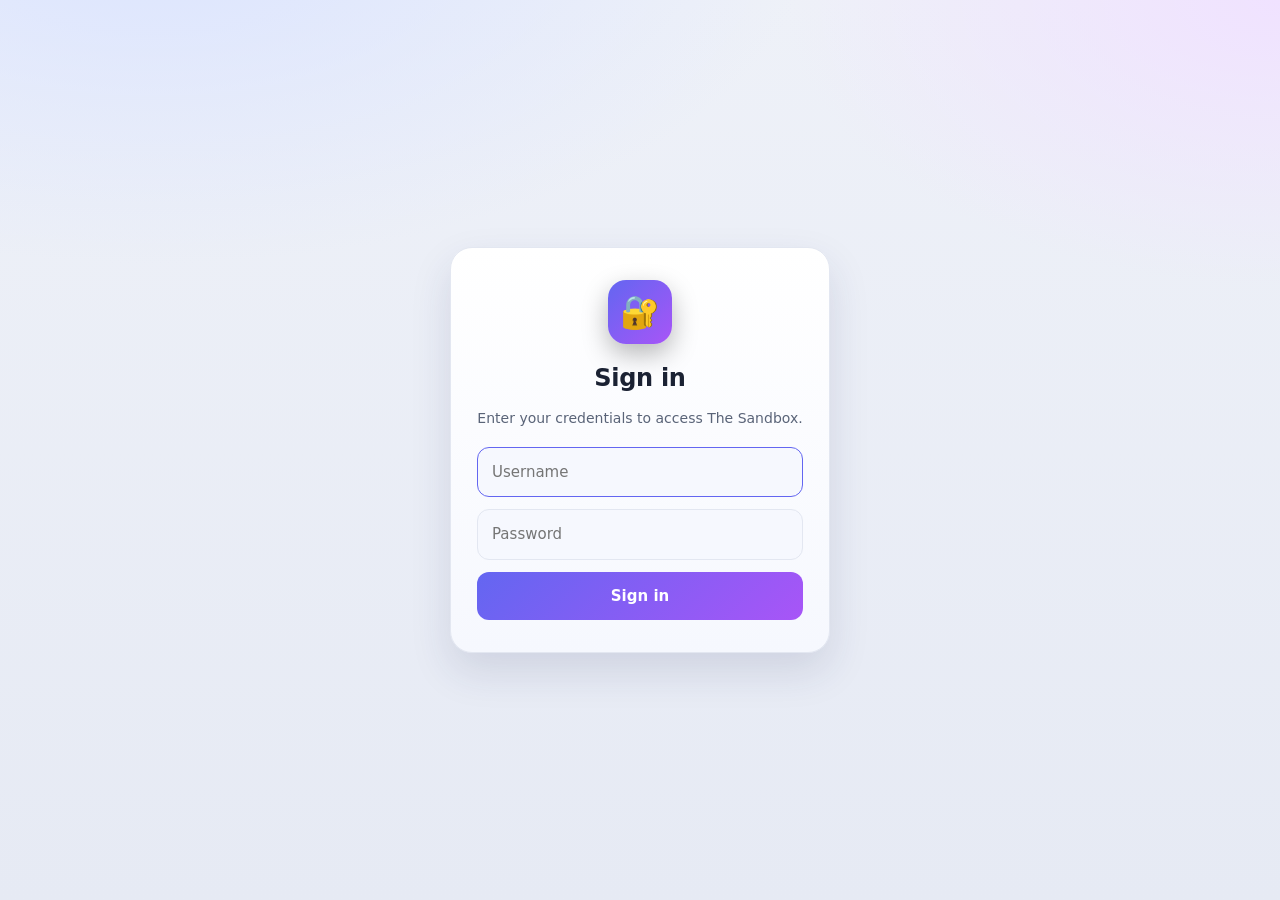
<file: index.html>
<!doctype html>
<html lang="en" data-theme="dark">
<head>
  <meta charset="utf-8" />
  <meta name="viewport" content="width=device-width, initial-scale=1, viewport-fit=cover" />
  <meta name="color-scheme" content="light dark" />
  <meta name="theme-color" content="#0e1320" media="(prefers-color-scheme: dark)" />
  <meta name="theme-color" content="#eef1f8" media="(prefers-color-scheme: light)" />

  <title>The Sandbox — Projects by Hod</title>
  <meta name="description" content="A small collection of self-contained, browser-based projects: Tiny Explorers (a toddler learning playground), Falar (Brazilian Portuguese), FORGE (CrossFit analytics), and more. No installs — each runs in your browser." />
  <link rel="canonical" href="https://hodrivenzon.github.io/sandbox/" />

  <!-- Open Graph / Twitter -->
  <meta property="og:type" content="website" />
  <meta property="og:site_name" content="The Sandbox" />
  <meta property="og:title" content="The Sandbox — browser-based projects" />
  <meta property="og:description" content="Tiny Explorers, Falar, FORGE and more — self-contained apps that run entirely in your browser." />
  <meta property="og:url" content="https://hodrivenzon.github.io/sandbox/" />
  <meta property="og:image" content="https://hodrivenzon.github.io/sandbox/og-image.png" />
  <meta property="og:image:width" content="1200" />
  <meta property="og:image:height" content="630" />
  <meta name="twitter:card" content="summary_large_image" />
  <meta name="twitter:title" content="The Sandbox — browser-based projects" />
  <meta name="twitter:description" content="Tiny Explorers, Falar, FORGE and more — self-contained apps that run entirely in your browser." />
  <meta name="twitter:image" content="https://hodrivenzon.github.io/sandbox/og-image.png" />

  <link rel="icon" href="data:image/svg+xml,%3Csvg xmlns='http://www.w3.org/2000/svg' viewBox='0 0 100 100'%3E%3Ctext y='.9em' font-size='90'%3E%F0%9F%A7%AA%3C/text%3E%3C/svg%3E" />
  <link rel="apple-touch-icon" href="icons/hub-icon.svg" />
  <link rel="manifest" href="site.webmanifest" />

  <!-- set theme before paint to avoid a flash -->
  <script>
    (function () {
      try {
        var t = localStorage.getItem('sandbox-theme');
        if (t !== 'light' && t !== 'dark') t = matchMedia('(prefers-color-scheme: light)').matches ? 'light' : 'dark';
        document.documentElement.setAttribute('data-theme', t);
      } catch (e) {}
    })();
  </script>

  <!-- set sign-in state before paint so the page never flashes before the gate -->
  <script>
    (function () {
      try {
        var a = sessionStorage.getItem('sandbox-auth') === '1';
        document.documentElement.setAttribute('data-auth', a ? 'in' : 'out');
      } catch (e) { document.documentElement.setAttribute('data-auth', 'out'); }
    })();
  </script>

  <style>
    /* ---- light (default) + dark theme tokens ---- */
    :root{
      --bg:#eef1f8; --bg2:#e6eaf4; --grad1:#dbe4ff; --grad2:#f0e2ff;
      --card:#ffffff; --card2:#f6f8fe; --line:#e3e7f1;
      --txt:#1b2233; --mut:#5a6478; --dim:#8b94a8;
      --ring:#6366f1; --shadow:0 18px 40px rgba(40,50,90,.13);
      --pill:#eef1ff; --pill-txt:#5b6478;
    }
    html[data-theme="dark"]{
      --bg:#0e1320; --bg2:#0a0e18; --grad1:#1c2340; --grad2:#241c3e;
      --card:#161c2c; --card2:#0a0e18; --line:#28324a;
      --txt:#eef2fb; --mut:#9aa6c0; --dim:#6b7794;
      --shadow:0 22px 50px rgba(0,0,0,.45);
      --pill:rgba(255,255,255,.05); --pill-txt:#9aa6c0;
    }
    *{box-sizing:border-box;margin:0;padding:0}
    html,body{min-height:100%}
    body{
      font-family:'Inter',ui-sans-serif,system-ui,-apple-system,'Segoe UI',Roboto,sans-serif;
      color:var(--txt);
      background:
        radial-gradient(1100px 560px at 12% -8%, var(--grad1) 0%, transparent 60%),
        radial-gradient(900px 520px at 100% 0%, var(--grad2) 0%, transparent 55%),
        linear-gradient(180deg,var(--bg),var(--bg2));
      background-attachment:fixed; -webkit-font-smoothing:antialiased; line-height:1.5;
      padding:clamp(18px,5vw,52px) clamp(16px,5vw,40px) 56px;
      transition:background-color .3s ease, color .3s ease;
    }
    .wrap{max-width:1080px;margin:0 auto}

    .skip{position:absolute;left:-9999px;top:8px;background:var(--card);color:var(--txt);
      padding:10px 16px;border-radius:10px;border:1px solid var(--line);z-index:50}
    .skip:focus{left:16px}

    .topbar{display:flex;justify-content:flex-end;margin-bottom:4px}
    .theme-toggle{
      display:inline-flex;align-items:center;gap:8px;font-size:13px;font-weight:600;color:var(--mut);
      background:var(--card);border:1px solid var(--line);border-radius:999px;padding:8px 14px;cursor:pointer;
      transition:transform .15s ease, border-color .15s ease;
    }
    .theme-toggle:hover{transform:translateY(-1px);border-color:var(--ring)}
    .theme-toggle .ic{font-size:16px}

    header.hero{text-align:center;margin:8px auto 40px;max-width:680px}
    .badge{display:inline-flex;align-items:center;gap:8px;font-size:13px;color:var(--mut);
      background:var(--card2);border:1px solid var(--line);border-radius:999px;padding:6px 14px;margin-bottom:20px}
    .badge .dot{width:8px;height:8px;border-radius:50%;background:#22c55e;box-shadow:0 0 10px #22c55e}
    .hero h1{font-size:clamp(38px,8vw,64px);font-weight:800;letter-spacing:-1.5px;line-height:1.02;
      background:linear-gradient(120deg,#7c8cff,#c264f0 55%,#ff7a8a);
      -webkit-background-clip:text;background-clip:text;-webkit-text-fill-color:transparent}
    .hero p{color:var(--mut);font-size:clamp(15px,3.6vw,19px);margin-top:16px}

    .grid{display:grid;grid-template-columns:repeat(auto-fit,minmax(290px,1fr));gap:clamp(16px,2.6vw,22px)}

    .card{position:relative;display:flex;flex-direction:column;background:linear-gradient(180deg,var(--card),var(--card2));
      border:1px solid var(--line);border-radius:22px;padding:24px 24px 20px;overflow:hidden;min-height:230px;
      opacity:0;transform:translateY(14px);animation:rise .5s ease forwards;
      transition:transform .18s ease, box-shadow .18s ease, border-color .18s ease}
    .card::before{content:"";position:absolute;inset:0;border-radius:inherit;padding:1px;
      background:linear-gradient(135deg,var(--g1,#6366f1),var(--g2,#a855f7));
      -webkit-mask:linear-gradient(#000 0 0) content-box,linear-gradient(#000 0 0);
      -webkit-mask-composite:xor;mask-composite:exclude;opacity:0;transition:opacity .18s ease}
    .card:hover{transform:translateY(-5px);box-shadow:var(--shadow)}
    .card:hover::before{opacity:1}
    .card:focus-within{box-shadow:var(--shadow)}
    .card:nth-child(1){animation-delay:.04s}.card:nth-child(2){animation-delay:.10s}
    .card:nth-child(3){animation-delay:.16s}.card:nth-child(4){animation-delay:.22s}.card:nth-child(5){animation-delay:.28s}
    @keyframes rise{to{opacity:1;transform:none}}

    .ico{width:60px;height:60px;border-radius:16px;display:grid;place-items:center;font-size:32px;
      background:linear-gradient(135deg,var(--g1,#6366f1),var(--g2,#a855f7));
      box-shadow:0 10px 26px rgba(0,0,0,.28);margin-bottom:18px}
    .card h2{font-size:21px;font-weight:700;letter-spacing:-.3px}
    .card p.desc{color:var(--mut);font-size:14.5px;margin-top:8px;flex:1}
    .tags{display:flex;flex-wrap:wrap;gap:7px;margin-top:16px}
    .tag{font-size:11.5px;color:var(--pill-txt);background:var(--pill);border:1px solid var(--line);border-radius:999px;padding:3px 10px}

    .actions{display:flex;align-items:center;justify-content:space-between;margin-top:18px}
    .open{display:inline-flex;align-items:center;gap:7px;font-size:14px;font-weight:700;color:var(--txt);text-decoration:none}
    .open .arrow{transition:transform .18s ease}
    .card:hover .open .arrow{transform:translateX(4px)}
    .open .kbd{font-size:11px;font-weight:600;color:var(--dim);border:1px solid var(--line);border-radius:6px;padding:1px 6px;margin-left:2px}
    /* stretched-link: the primary "open" covers the whole card */
    .open::after{content:"";position:absolute;inset:0;z-index:1}
    .source{position:relative;z-index:2;font-size:13px;font-weight:600;color:var(--mut);text-decoration:none;
      border:1px solid var(--line);border-radius:999px;padding:5px 11px;transition:color .15s ease,border-color .15s ease}
    .source:hover{color:var(--txt);border-color:var(--ring)}

    .pilltype{position:absolute;top:18px;right:18px;font-size:10.5px;font-weight:700;letter-spacing:.6px;text-transform:uppercase;
      color:var(--dim);border:1px solid var(--line);border-radius:999px;padding:4px 9px;background:var(--card2)}

    footer{display:flex;flex-wrap:wrap;gap:10px;align-items:center;justify-content:center;text-align:center;
      color:var(--dim);font-size:13px;margin-top:44px}
    footer a{color:var(--mut);text-decoration:none;border-bottom:1px solid var(--line)}
    footer .sep{opacity:.5}
    .hint{color:var(--dim);font-size:12.5px;margin-top:10px;text-align:center}

    :focus-visible{outline:3px solid var(--ring);outline-offset:3px;border-radius:6px}
    @media (prefers-reduced-motion:reduce){*{animation:none!important;transition:none!important}.card{opacity:1;transform:none}}

    /* ---- sign-in gate ---- */
    #signin-overlay{position:fixed;inset:0;z-index:100;display:none;place-items:center;padding:24px;
      background:
        radial-gradient(1100px 560px at 12% -8%, var(--grad1) 0%, transparent 60%),
        radial-gradient(900px 520px at 100% 0%, var(--grad2) 0%, transparent 55%),
        linear-gradient(180deg,var(--bg),var(--bg2))}
    html[data-auth="out"] #signin-overlay{display:grid}
    html[data-auth="out"] .wrap{display:none}
    .signin-card{width:100%;max-width:380px;display:flex;flex-direction:column;gap:12px;text-align:center;
      background:linear-gradient(180deg,var(--card),var(--card2));border:1px solid var(--line);
      border-radius:22px;padding:32px 26px;box-shadow:var(--shadow)}
    .signin-logo{width:64px;height:64px;border-radius:18px;display:grid;place-items:center;font-size:32px;margin:0 auto 4px;
      background:linear-gradient(135deg,#6366f1,#a855f7);box-shadow:0 10px 26px rgba(0,0,0,.28)}
    .signin-card h2{font-size:24px;font-weight:800;letter-spacing:-.3px}
    .signin-card p.sub{color:var(--mut);font-size:14px;margin-bottom:6px}
    .signin-input{width:100%;font:inherit;font-size:15px;color:var(--txt);background:var(--card2);
      border:1px solid var(--line);border-radius:12px;padding:13px 14px;outline:none;transition:border-color .15s ease}
    .signin-input:focus{border-color:var(--ring)}
    .signin-btn{width:100%;font:inherit;font-size:15px;font-weight:700;color:#fff;cursor:pointer;border:none;
      background:linear-gradient(135deg,#6366f1,#a855f7);border-radius:12px;padding:13px 14px;
      transition:transform .15s ease,filter .15s ease}
    .signin-btn:hover{transform:translateY(-1px);filter:brightness(1.05)}
    .signin-err{color:#ff6b6b;font-size:13px;font-weight:600;min-height:16px;margin:0}
  </style>
</head>
<body>
  <a class="skip" href="#main">Skip to content</a>

  <!-- sign-in gate (client-side only) -->
  <div id="signin-overlay" aria-label="Sign in">
    <form id="signin-form" class="signin-card" autocomplete="off">
      <div class="signin-logo" aria-hidden="true">🔐</div>
      <h2>Sign in</h2>
      <p class="sub">Enter your credentials to access The Sandbox.</p>
      <input id="su-user" class="signin-input" type="text" autocomplete="username" placeholder="Username" aria-label="Username" />
      <input id="su-pass" class="signin-input" type="password" autocomplete="current-password" placeholder="Password" aria-label="Password" />
      <p id="su-err" class="signin-err" hidden></p>
      <button id="su-btn" class="signin-btn" type="submit">Sign in</button>
    </form>
  </div>
  <div class="wrap">
    <div class="topbar">
      <button id="theme-toggle" class="theme-toggle" aria-label="Toggle light or dark theme">
        <span class="ic" aria-hidden="true">🌙</span><span class="lbl">Theme</span>
      </button>
    </div>

    <header class="hero">
      <span class="badge"><span class="dot"></span> Live on GitHub Pages</span>
      <h1>The Sandbox</h1>
      <p>A small collection of self-contained projects — each one runs entirely in your browser with no install. Pick one to explore.</p>
    </header>

    <main id="main" class="grid">
      <!-- Tiny Explorers -->
      <article class="card" style="--g1:#ff8a3d;--g2:#ff5d8f">
        <span class="pilltype">Web App</span>
        <span class="ico" aria-hidden="true">🧸</span>
        <h2>Tiny Explorers</h2>
        <p class="desc">A learning playground for ages 2–3 — colors, shapes, numbers, animals, letters, music and more. Tap-to-learn, narrated aloud, grounded in early-childhood research.</p>
        <div class="tags"><span class="tag">Kids 2–3</span><span class="tag">Offline-ready</span><span class="tag">No ads</span></div>
        <div class="actions">
          <a class="open" href="toddler-learn/">Open app <span class="arrow">→</span><span class="kbd">1</span></a>
          <a class="source" href="https://github.com/hodrivenzon/sandbox/tree/main/toddler-learn" target="_blank" rel="noopener" aria-label="Tiny Explorers source on GitHub">Source ↗</a>
        </div>
      </article>

      <!-- Falar -->
      <article class="card" style="--g1:#14b8a6;--g2:#0f766e">
        <span class="pilltype">Web App</span>
        <span class="ico" aria-hidden="true">🇧🇷</span>
        <h2>Falar</h2>
        <p class="desc">Learn Brazilian Portuguese — themed vocabulary lessons with audio, spaced-repetition flashcards, quizzes, and verb conjugations. Tracks streaks and XP, works offline, no account.</p>
        <div class="tags"><span class="tag">Languages</span><span class="tag">Flashcards</span><span class="tag">Offline-ready</span></div>
        <div class="actions">
          <a class="open" href="portuguese-learn/">Open app <span class="arrow">→</span><span class="kbd">2</span></a>
          <a class="source" href="https://github.com/hodrivenzon/sandbox/tree/main/portuguese-learn" target="_blank" rel="noopener" aria-label="Falar source on GitHub">Source ↗</a>
        </div>
      </article>

      <!-- FORGE -->
      <article class="card" style="--g1:#ff5a3c;--g2:#ffb83c">
        <span class="pilltype">Web App</span>
        <span class="ico" aria-hidden="true">🏋️</span>
        <h2>FORGE</h2>
        <p class="desc">A CrossFit strength-analytics dashboard. Track lifts, benchmark scores, and visualize progress in a sleek single-page interface.</p>
        <div class="tags"><span class="tag">Fitness</span><span class="tag">Analytics</span><span class="tag">Dashboard</span></div>
        <div class="actions">
          <a class="open" href="crossfit-dashboard.html">Open dashboard <span class="arrow">→</span><span class="kbd">3</span></a>
          <a class="source" href="https://github.com/hodrivenzon/sandbox/blob/main/crossfit-dashboard.html" target="_blank" rel="noopener" aria-label="FORGE source on GitHub">Source ↗</a>
        </div>
      </article>

      <!-- Baby Gear List (script) -->
      <article class="card" style="--g1:#22c55e;--g2:#16a34a">
        <span class="pilltype">Script</span>
        <span class="ico" aria-hidden="true">📋</span>
        <h2>Baby Gear List</h2>
        <p class="desc">A Python (openpyxl) script that generates a tidy, color-coded Excel shopping list for baby equipment — organized by priority and status, in Hebrew (RTL).</p>
        <div class="tags"><span class="tag">Python</span><span class="tag">Excel / openpyxl</span></div>
        <div class="actions">
          <a class="open" href="https://github.com/hodrivenzon/sandbox/blob/main/build_list.py" target="_blank" rel="noopener">View source <span class="arrow">↗</span><span class="kbd">4</span></a>
        </div>
      </article>
    </main>

    <p class="hint">Tip: press <b>1</b>–<b>4</b> to open a project.</p>

    <footer>
      <span>Built in the open</span><span class="sep">·</span>
      <a href="https://github.com/hodrivenzon/sandbox" target="_blank" rel="noopener">github.com/hodrivenzon/sandbox</a>
    </footer>
  </div>

  <script>
    // Theme toggle (persisted)
    (function () {
      var btn = document.getElementById('theme-toggle');
      var ic = btn.querySelector('.ic'), lbl = btn.querySelector('.lbl');
      function paint() {
        var dark = document.documentElement.getAttribute('data-theme') === 'dark';
        ic.textContent = dark ? '☀️' : '🌙';
        lbl.textContent = dark ? 'Light' : 'Dark';
      }
      paint();
      btn.addEventListener('click', function () {
        var next = document.documentElement.getAttribute('data-theme') === 'dark' ? 'light' : 'dark';
        document.documentElement.setAttribute('data-theme', next);
        try { localStorage.setItem('sandbox-theme', next); } catch (e) {}
        paint();
      });
    })();

    // Keyboard shortcuts: 1–9 open the matching project
    document.addEventListener('keydown', function (e) {
      if (e.metaKey || e.ctrlKey || e.altKey) return;
      if (/^[1-9]$/.test(e.key)) {
        var card = document.querySelectorAll('.grid .card')[+e.key - 1];
        var link = card && card.querySelector('.open');
        if (link) link.click();
      }
    });

    // Sign-in gate.
    // NOTE: client-side only — the hub is fully static, so these credentials live
    // in the page source and can be read or bypassed by anyone who views source.
    // It keeps casual visitors out; it is NOT real security (that needs a backend).
    // Also note: linking straight to a sub-app (e.g. toddler-learn/) bypasses this.
    (function () {
      var KEY = 'sandbox-auth', USER = 'sandbox', PASS = 'forge';
      var root = document.documentElement;
      var form = document.getElementById('signin-form');
      var u = document.getElementById('su-user');
      var p = document.getElementById('su-pass');
      var err = document.getElementById('su-err');
      function authed() { try { return sessionStorage.getItem(KEY) === '1'; } catch (e) { return false; } }
      if (authed()) { root.setAttribute('data-auth', 'in'); return; }
      root.setAttribute('data-auth', 'out');
      form.addEventListener('submit', function (e) {
        e.preventDefault();
        if (String(u.value).trim().toLowerCase() === USER && String(p.value) === PASS) {
          try { sessionStorage.setItem(KEY, '1'); } catch (_) {}
          err.hidden = true; p.value = '';
          root.setAttribute('data-auth', 'in');
        } else {
          err.textContent = 'Wrong username or password.';
          err.hidden = false;
          p.value = ''; p.focus();
        }
      });
      setTimeout(function () { if (u) u.focus(); }, 60);
    })();

    // Register the hub service worker (offline) when served over http(s)
    if ('serviceWorker' in navigator && location.protocol.indexOf('http') === 0) {
      window.addEventListener('load', function () { navigator.serviceWorker.register('sw.js').catch(function () {}); });
    }
  </script>
</body>
</html>
</file>
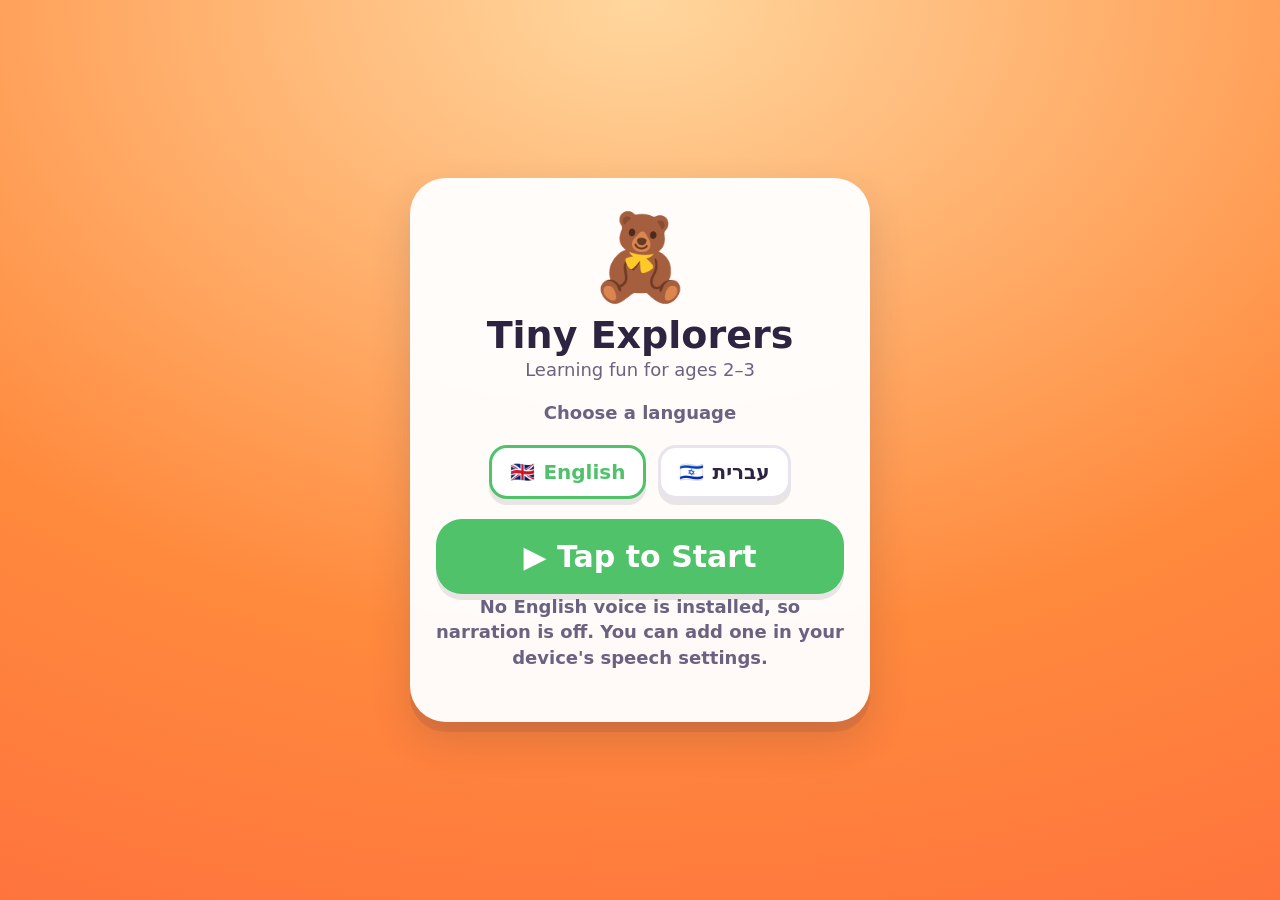
<file: toddler-learn/index.html>
<!doctype html>
<html lang="en">
<head>
  <meta charset="utf-8" />
  <meta name="viewport" content="width=device-width, initial-scale=1, maximum-scale=1, user-scalable=no, viewport-fit=cover" />
  <meta name="theme-color" content="#ff8a3d" />
  <title>Tiny Explorers — Learning Fun for Ages 2–3</title>
  <meta name="description" content="A free, ad-free, offline-friendly learning playground for toddlers aged 2–3. Colors, shapes, numbers, animals, letters, music and more — in English or Hebrew, designed around early-childhood development research." />

  <!-- Emoji favicon (no asset files needed) -->
  <link rel="icon" href="data:image/svg+xml,%3Csvg xmlns='http://www.w3.org/2000/svg' viewBox='0 0 100 100'%3E%3Ctext y='.9em' font-size='90'%3E%F0%9F%A7%B8%3C/text%3E%3C/svg%3E" />
  <link rel="apple-touch-icon" href="data:image/svg+xml,%3Csvg xmlns='http://www.w3.org/2000/svg' viewBox='0 0 100 100'%3E%3Ctext y='.9em' font-size='90'%3E%F0%9F%A7%B8%3C/text%3E%3C/svg%3E" />
  <meta name="apple-mobile-web-app-capable" content="yes" />
  <meta name="mobile-web-app-capable" content="yes" />
  <meta name="apple-mobile-web-app-status-bar-style" content="default" />
  <meta name="apple-mobile-web-app-title" content="Tiny Explorers" />

  <link rel="manifest" href="manifest.webmanifest" />
  <link rel="stylesheet" href="css/styles.css" />
</head>
<body data-theme="home" data-screen="home" data-lang="en">

  <div id="app">
    <header class="topbar">
      <button id="home-btn" class="icon-btn" aria-label="Home" hidden>🏠</button>
      <h1 id="screen-title" class="screen-title" data-i18n="appName">Tiny Explorers</h1>
      <button id="lang-btn" class="icon-btn" aria-label="Language">🌐</button>
      <button id="sound-btn" class="icon-btn" aria-label="Turn sound off">🔊</button>
    </header>
    <main id="screen" aria-live="polite"></main>
  </div>

  <!-- celebration / confetti layer -->
  <div id="celebrate" aria-hidden="true"></div>

  <!-- first-tap gate: pick a language + unlock audio (autoplay policy) -->
  <div id="start-overlay">
    <div class="start-card">
      <div class="logo">🧸</div>
      <h1 data-i18n="appName">Tiny Explorers</h1>
      <p data-i18n="tagline">Learning fun for ages 2–3</p>

      <p class="lang-label" data-i18n="chooseLang">Choose a language</p>
      <div class="lang-row">
        <button class="lang-choice" data-lang="en"><span>🇬🇧</span><span>English</span></button>
        <button class="lang-choice" data-lang="he"><span>🇮🇱</span><span>עברית</span></button>
      </div>

      <button id="start-btn" class="big-start" data-i18n="start">▶︎ Tap to Start</button>
      <p id="voice-note" class="voice-note" hidden></p>
    </div>
  </div>

  <!-- scripts: language + data + engine first, then screens, then the app/router -->
  <script src="js/i18n.js"></script>
  <script src="js/config.js"></script>
  <script src="js/data.js"></script>
  <script src="js/audio.js"></script>
  <script src="js/ui.js"></script>
  <script src="js/activities/home.js"></script>
  <script src="js/activities/colors.js"></script>
  <script src="js/activities/shapes.js"></script>
  <script src="js/activities/numbers.js"></script>
  <script src="js/activities/animals.js"></script>
  <script src="js/activities/letters.js"></script>
  <script src="js/activities/music.js"></script>
  <script src="js/activities/match.js"></script>
  <script src="js/activities/body.js"></script>
  <script src="js/activities/draw.js"></script>
  <script src="js/activities/weather.js"></script>
  <script src="js/activities/bubblepop.js"></script>
  <script src="js/activities/peekaboo.js"></script>
  <script src="js/activities/soundmatch.js"></script>
  <script src="js/activities/settings.js"></script>
  <script src="js/activities/parents.js"></script>
  <script src="js/app.js"></script>
</body>
</html>
</file>
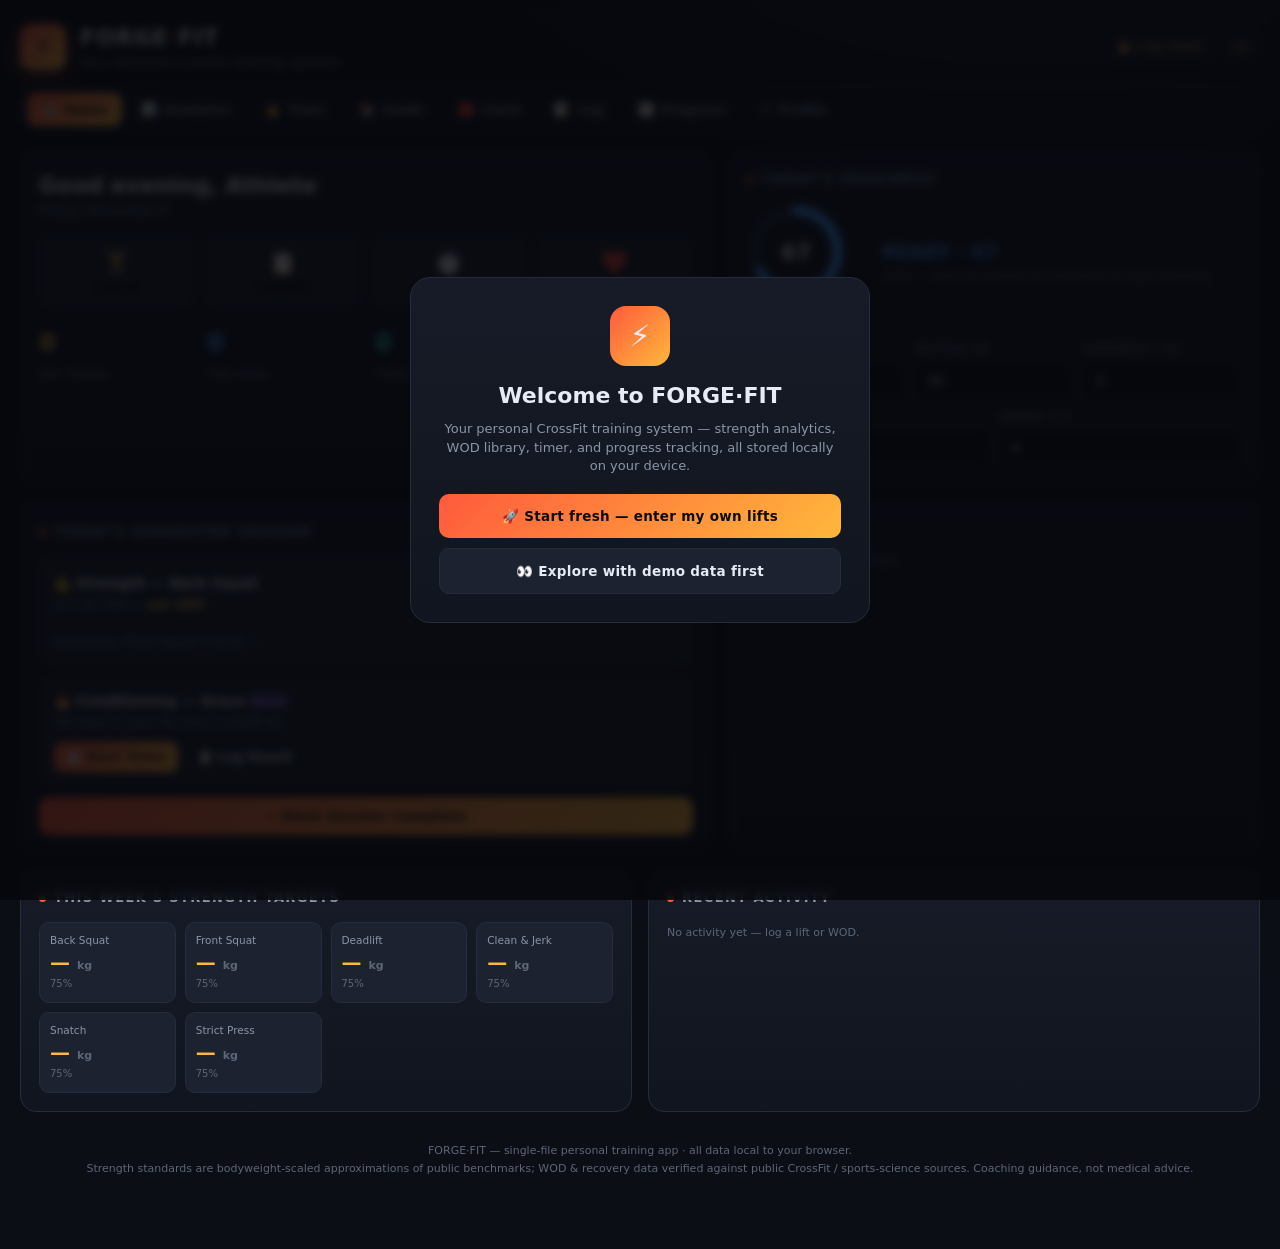
<file: crossfit-dashboard.html>
<!DOCTYPE html>
<html lang="en">
<head>
<meta charset="UTF-8">
<meta name="viewport" content="width=device-width, initial-scale=1.0">
<title>FORGE — Personal CrossFit Training App</title>
<style>
  :root{
    --bg:#0b0e14; --bg2:#11151f; --card:#161b27; --card2:#1c2230;
    --line:#252c3d; --txt:#e6ebf5; --mut:#8b95a8; --dim:#5d6678;
    --accent:#ff5a3c; --accent2:#ffb83c; --good:#39d98a; --warn:#ffb83c; --bad:#ff5a5a;
    --blue:#4d9fff; --purple:#a87bff; --teal:#2dd4bf;
    --grad:linear-gradient(135deg,#ff5a3c,#ffb83c);
  }
  *{box-sizing:border-box;margin:0;padding:0}
  body{font-family:'Segoe UI',system-ui,-apple-system,sans-serif;
    background:radial-gradient(1200px 600px at 80% -10%,#1a2030 0%,var(--bg) 55%);
    color:var(--txt);line-height:1.45;min-height:100vh;padding-bottom:70px}
  .wrap{max-width:1280px;margin:0 auto;padding:0 20px}
  a{color:var(--blue)}
  header{display:flex;align-items:center;justify-content:space-between;padding:22px 0 14px;flex-wrap:wrap;gap:16px}
  .brand{display:flex;align-items:center;gap:14px}
  .logo{width:46px;height:46px;border-radius:12px;background:var(--grad);display:grid;place-items:center;
    font-weight:900;font-size:22px;color:#0b0e14;box-shadow:0 8px 24px rgba(255,90,60,.35)}
  .brand h1{font-size:22px;letter-spacing:1px;font-weight:800}
  .brand p{color:var(--mut);font-size:12.5px;letter-spacing:.5px}
  .tagpill{font-size:11px;color:var(--accent2);border:1px solid var(--line);padding:5px 11px;border-radius:999px;background:var(--card)}

  /* nav */
  .tabs{display:flex;gap:4px;background:rgba(17,21,31,.92);backdrop-filter:blur(8px);border:1px solid var(--line);
    border-radius:14px;padding:6px;overflow-x:auto;margin-bottom:18px;position:sticky;top:10px;z-index:30}
  .tabs button{flex:0 0 auto;background:transparent;border:none;color:var(--mut);padding:9px 15px;border-radius:9px;
    cursor:pointer;font-size:13px;font-weight:600;font-family:inherit;white-space:nowrap;display:flex;align-items:center;gap:7px}
  .tabs button:hover{color:var(--txt)}
  .tabs button.on{background:var(--grad);color:#0b0e14}
  .view{display:none;animation:fade .3s}
  .view.active{display:block}
  @keyframes fade{from{opacity:0;transform:translateY(6px)}to{opacity:1;transform:none}}

  .grid{display:grid;gap:16px}
  .cols-3{grid-template-columns:320px 1fr 360px}
  .cols-2{grid-template-columns:1fr 1fr}
  .cols-2a{grid-template-columns:1.3fr 1fr}
  @media(max-width:1100px){.cols-3,.cols-2,.cols-2a{grid-template-columns:1fr}}
  .card{background:linear-gradient(180deg,var(--card),var(--bg2));border:1px solid var(--line);border-radius:16px;padding:18px}
  .card h2{font-size:13px;text-transform:uppercase;letter-spacing:1.4px;color:var(--mut);margin-bottom:14px;display:flex;align-items:center;gap:8px}
  .card h2 .dot{width:7px;height:7px;border-radius:50%;background:var(--accent)}
  .card h2 .right{margin-left:auto;text-transform:none;letter-spacing:0;font-size:11px}
  label{display:block;font-size:11.5px;color:var(--mut);margin:10px 0 5px;letter-spacing:.4px;text-transform:uppercase}
  input,select,textarea{width:100%;background:var(--bg);border:1px solid var(--line);color:var(--txt);
    padding:9px 11px;border-radius:9px;font-size:14px;font-family:inherit}
  input:focus,select:focus,textarea:focus{outline:none;border-color:var(--accent)}
  .row2{display:grid;grid-template-columns:1fr 1fr;gap:10px}
  .row3{display:grid;grid-template-columns:1fr 1fr 1fr;gap:10px}
  .seg{display:flex;background:var(--bg);border:1px solid var(--line);border-radius:9px;padding:3px;gap:3px}
  .seg button{flex:1;background:transparent;border:none;color:var(--mut);padding:8px;border-radius:7px;cursor:pointer;font-size:13px;font-weight:600;font-family:inherit}
  .seg button.on{background:var(--grad);color:#0b0e14}
  .liftgrid{display:grid;grid-template-columns:1fr 1fr;gap:10px}
  .btn{background:var(--grad);color:#0b0e14;border:none;border-radius:10px;padding:11px 16px;font-weight:800;
    font-size:13.5px;cursor:pointer;font-family:inherit;letter-spacing:.3px}
  .btn:hover{filter:brightness(1.08)}
  .btn.ghost{background:var(--card2);color:var(--txt);border:1px solid var(--line)}
  .btn.sm{padding:7px 12px;font-size:12px;border-radius:8px}
  .btn.block{width:100%}
  .sectitle{font-size:15px;font-weight:800;letter-spacing:.5px;margin:18px 2px 2px;display:flex;align-items:center;gap:9px}
  .sectitle .bar{width:4px;height:18px;background:var(--grad);border-radius:2px}
  .hint{font-size:11px;color:var(--dim);margin-top:3px}
  .pill{font-size:10px;padding:3px 9px;border-radius:999px;border:1px solid var(--line);color:var(--mut)}
  .leg-dot{display:inline-block;width:9px;height:9px;border-radius:50%;margin-right:5px;vertical-align:middle}

  /* hero ring */
  .hero{display:flex;flex-direction:column;align-items:center;text-align:center;gap:6px;padding:6px 0 4px}
  .ring-wrap{position:relative;width:200px;height:200px}
  .ring-num{position:absolute;inset:0;display:grid;place-items:center}
  .ring-num b{font-size:52px;font-weight:900;line-height:1;background:var(--grad);-webkit-background-clip:text;background-clip:text;-webkit-text-fill-color:transparent}
  .ring-num span{display:block;font-size:11px;color:var(--mut);letter-spacing:2px;text-transform:uppercase;margin-top:4px}
  .levelbadge{padding:6px 16px;border-radius:999px;font-weight:800;letter-spacing:1px;font-size:14px;text-transform:uppercase}

  /* strat */
  .strat{display:flex;flex-direction:column;gap:11px}
  .strat-row{display:grid;grid-template-columns:96px 1fr 58px;align-items:center;gap:10px}
  .strat-row .name{font-size:12.5px;font-weight:600}
  .strat-row .name small{display:block;color:var(--dim);font-weight:400;font-size:10px}
  .track{position:relative;height:24px;background:var(--bg);border-radius:7px;overflow:hidden;border:1px solid var(--line)}
  .track .tiers{position:absolute;inset:0;display:flex}
  .track .tiers i{flex:1;border-right:1px solid rgba(255,255,255,.04)}
  .track .fill{position:absolute;top:0;left:0;bottom:0;border-radius:6px 0 0 6px;opacity:.85;transition:width .6s cubic-bezier(.2,.8,.2,1)}
  .track .marker{position:absolute;top:-3px;bottom:-3px;width:2px;background:#fff;box-shadow:0 0 8px #fff}
  .strat-row .val{font-size:13px;font-weight:700;text-align:right}
  .strat-row .val small{color:var(--dim);font-weight:400}
  .tierlegend{display:flex;justify-content:space-between;font-size:9.5px;color:var(--dim);letter-spacing:.5px;margin-top:4px;padding-left:106px}
  .radar-wrap{display:flex;justify-content:center}

  /* diagnostics */
  .diag{display:flex;flex-direction:column;gap:10px}
  .alert{display:flex;gap:11px;padding:12px;border-radius:11px;border:1px solid var(--line);background:var(--card2)}
  .alert .ic{width:30px;height:30px;border-radius:8px;flex:0 0 30px;display:grid;place-items:center;font-size:16px}
  .alert.ok .ic{background:rgba(57,217,138,.15)} .alert.ok{border-color:rgba(57,217,138,.3)}
  .alert.warn .ic{background:rgba(255,184,60,.15)} .alert.warn{border-color:rgba(255,184,60,.3)}
  .alert.bad .ic{background:rgba(255,90,90,.15)} .alert.bad{border-color:rgba(255,90,90,.3)}
  .alert b{font-size:13px;display:block;margin-bottom:3px}
  .alert p{font-size:12px;color:var(--mut)}
  .alert .ratio{font-size:11px;color:var(--accent2);font-weight:700;margin-top:4px;display:inline-block}

  .ratios{display:grid;gap:11px}
  .ratiocard{background:var(--card2);border:1px solid var(--line);border-radius:11px;padding:12px}
  .ratiocard .lbl{font-size:10.5px;color:var(--mut);text-transform:uppercase;letter-spacing:.6px}
  .ratiocard .big{font-size:26px;font-weight:900;margin:4px 0}
  .ratiocard .sub{font-size:10.5px;color:var(--dim)}
  .ratiocard .bar{height:5px;background:var(--bg);border-radius:3px;margin-top:8px;overflow:hidden}
  .ratiocard .bar i{display:block;height:100%;border-radius:3px}

  .wheels{display:grid;grid-template-columns:repeat(3,1fr);gap:14px;margin-top:6px}
  .wheel{text-align:center}
  .wheel .sub{font-size:10.5px;color:var(--mut);text-transform:uppercase;letter-spacing:.6px;margin-top:6px}
  .miniinputs{display:grid;grid-template-columns:1fr 1fr;gap:8px;margin-top:14px}
  .miniinputs label{margin:0 0 3px}
  .gauge-wrap{display:flex;flex-direction:column;align-items:center;gap:4px}
  .mrv-status{font-weight:800;letter-spacing:1px;font-size:15px;text-transform:uppercase}
  .mrv-legend{font-size:11px;color:var(--mut);text-align:center;margin-top:2px}

  .weekstrip{display:grid;grid-template-columns:repeat(9,1fr);gap:5px;margin:10px 0}
  .weekcell{background:var(--bg);border:1px solid var(--line);border-radius:8px;padding:8px 3px;text-align:center;cursor:pointer;transition:.15s}
  .weekcell:hover{border-color:var(--accent)}
  .weekcell.on{background:var(--grad);color:#0b0e14;border-color:transparent}
  .weekcell .wk{font-size:9px;letter-spacing:.5px;opacity:.8}
  .weekcell .pc{font-size:14px;font-weight:800}
  .weekcell .ph{font-size:8px;text-transform:uppercase;opacity:.7;margin-top:2px}
  .targets{display:grid;grid-template-columns:repeat(auto-fill,minmax(120px,1fr));gap:9px;margin-top:8px}
  .tgt{background:var(--card2);border:1px solid var(--line);border-radius:10px;padding:10px}
  .tgt .l{font-size:10.5px;color:var(--mut)}
  .tgt .w{font-size:20px;font-weight:800;color:var(--accent2)}
  .tgt .r{font-size:10px;color:var(--dim)}

  .pctctl{display:flex;gap:10px;align-items:flex-end;margin-bottom:12px;flex-wrap:wrap}
  .pcttable{display:grid;grid-template-columns:repeat(auto-fill,minmax(82px,1fr));gap:7px}
  .pctcell{background:var(--bg);border:1px solid var(--line);border-radius:9px;padding:9px 6px;text-align:center}
  .pctcell .p{font-size:11px;color:var(--mut)}
  .pctcell .k{font-size:17px;font-weight:800}
  .pctcell.hl{border-color:var(--accent);background:rgba(255,90,60,.08)}

  /* compare */
  .cmpbar{display:flex;gap:16px;align-items:center;flex-wrap:wrap}
  .athcard{display:flex;align-items:center;gap:12px;background:var(--card2);border:1px solid var(--line);border-radius:12px;padding:10px 14px;min-width:230px}
  .athav{width:44px;height:44px;border-radius:10px;display:grid;place-items:center;font-size:22px;flex:0 0 44px}
  .athcard b{font-size:14px;display:block}
  .athcard .meta{font-size:11px;color:var(--mut)}
  .athcard .titles{font-size:10px;color:var(--accent2);margin-top:2px}
  .vsgrid{display:grid;grid-template-columns:repeat(auto-fill,minmax(150px,1fr));gap:9px;margin-top:14px}
  .vsrow{background:var(--card2);border:1px solid var(--line);border-radius:10px;padding:9px 11px}
  .vsrow .l{font-size:11px;color:var(--mut)}
  .vsrow .nums{display:flex;align-items:baseline;justify-content:space-between;margin-top:3px}
  .vsrow .you{font-size:16px;font-weight:800}
  .vsrow .them{font-size:13px;font-weight:700;color:var(--blue)}
  .vsrow .delta{font-size:10px;margin-top:2px}
  .vsrow .vbar{height:5px;background:var(--bg);border-radius:3px;margin-top:6px;position:relative;overflow:hidden}
  .vsrow .vbar .yi{position:absolute;left:0;top:0;bottom:0;background:var(--accent);opacity:.8;border-radius:3px}
  .vsrow .vbar .ti{position:absolute;top:-2px;bottom:-2px;width:2px;background:var(--blue);box-shadow:0 0 6px var(--blue)}
  .est{font-size:9px;color:var(--dim);border:1px solid var(--line);border-radius:4px;padding:0 4px;margin-left:4px;vertical-align:middle}

  /* home */
  .greet h2{font-size:22px;font-weight:800;text-transform:none;letter-spacing:0;color:var(--txt);margin:0}
  .greet p{color:var(--mut);font-size:13px}
  .quickrow{display:grid;grid-template-columns:repeat(4,1fr);gap:10px;margin-top:4px}
  .quickbtn{background:var(--card2);border:1px solid var(--line);border-radius:12px;padding:14px 10px;text-align:center;cursor:pointer;transition:.15s}
  .quickbtn:hover{border-color:var(--accent);transform:translateY(-2px)}
  .quickbtn .qi{font-size:22px}
  .quickbtn .ql{font-size:11.5px;font-weight:600;margin-top:5px}
  .statline{display:flex;gap:18px;flex-wrap:wrap}
  .stat{flex:1;min-width:90px}
  .stat b{font-size:24px;font-weight:900;display:block}
  .stat span{font-size:10.5px;color:var(--mut);text-transform:uppercase;letter-spacing:.5px}
  .feed{display:flex;flex-direction:column;gap:8px}
  .feeditem{display:flex;gap:10px;align-items:center;font-size:12.5px;padding:8px 0;border-bottom:1px solid var(--line)}
  .feeditem:last-child{border:none}
  .feeditem .fi{width:28px;height:28px;border-radius:8px;background:var(--card2);display:grid;place-items:center;flex:0 0 28px}
  .feeditem .fd{color:var(--dim);margin-left:auto;font-size:11px}
  .goalrow{margin:10px 0}
  .goalrow .gt{display:flex;justify-content:space-between;font-size:12.5px;margin-bottom:5px}
  .goalbar{height:8px;background:var(--bg);border-radius:5px;overflow:hidden}
  .goalbar i{display:block;height:100%;background:var(--grad);border-radius:5px}
  .recbox{padding:14px;border-radius:12px;border:1px solid var(--line);margin-top:12px}
  .workout{background:var(--card2);border:1px solid var(--line);border-radius:12px;padding:14px;margin-top:10px}
  .workout .wt{font-weight:800;font-size:14px;margin-bottom:3px}
  .workout .wd{font-size:12.5px;color:var(--mut);white-space:pre-line}

  /* train / wod */
  .wodfilters{display:flex;gap:10px;flex-wrap:wrap;align-items:center;margin-bottom:14px}
  .wodgrid{display:grid;grid-template-columns:repeat(auto-fill,minmax(290px,1fr));gap:14px}
  .wodcard{background:linear-gradient(180deg,var(--card),var(--bg2));border:1px solid var(--line);border-radius:14px;padding:15px;display:flex;flex-direction:column}
  .wodcard .wh{display:flex;align-items:center;gap:8px;margin-bottom:6px}
  .wodcard .wn{font-size:18px;font-weight:800}
  .wodcard .badge{font-size:9px;text-transform:uppercase;letter-spacing:.6px;padding:3px 8px;border-radius:999px;font-weight:700}
  .badge.girl{background:rgba(168,123,255,.18);color:var(--purple)}
  .badge.hero{background:rgba(255,90,60,.18);color:var(--accent)}
  .badge.gen{background:rgba(45,212,191,.18);color:var(--teal)}
  .wodcard .fmt{font-size:10.5px;color:var(--accent2);text-transform:uppercase;letter-spacing:.5px;font-weight:700}
  .wodcard .desc{font-size:12.5px;color:var(--txt);margin:8px 0;line-height:1.5}
  .wodcard .stim{font-size:11px;color:var(--mut);font-style:italic;margin-bottom:10px}
  .stdtable{display:grid;grid-template-columns:repeat(5,1fr);gap:3px;margin-bottom:12px}
  .stdtable .sc{background:var(--bg);border-radius:6px;padding:5px 3px;text-align:center}
  .stdtable .sc .sl{font-size:8px;color:var(--dim);text-transform:uppercase}
  .stdtable .sc .sv{font-size:11px;font-weight:700}
  .wodcard .acts{display:flex;gap:7px;margin-top:auto}
  .wodcard .acts .btn{flex:1}

  /* timer */
  .timerbox{text-align:center;padding:10px}
  .tdisplay{font-size:96px;font-weight:900;font-variant-numeric:tabular-nums;letter-spacing:2px;line-height:1;margin:8px 0}
  .tphase{font-size:18px;font-weight:800;letter-spacing:3px;text-transform:uppercase}
  .tround{font-size:14px;color:var(--mut);margin-top:6px}
  .tctrl{display:flex;gap:10px;justify-content:center;margin-top:18px;flex-wrap:wrap}
  .tctrl .btn{min-width:120px;font-size:16px;padding:14px 20px}
  .tmodes{display:flex;gap:6px;justify-content:center;flex-wrap:wrap;margin-bottom:12px}
  .tmodes button{background:var(--card2);border:1px solid var(--line);color:var(--mut);padding:9px 16px;border-radius:10px;cursor:pointer;font-weight:700;font-family:inherit;font-size:13px}
  .tmodes button.on{background:var(--grad);color:#0b0e14;border-color:transparent}
  .tparams{display:flex;gap:12px;justify-content:center;flex-wrap:wrap;margin-bottom:6px}
  .tparams>div{width:130px}

  /* log */
  .logentry{display:flex;gap:10px;align-items:center;font-size:12.5px;padding:9px 0;border-bottom:1px solid var(--line)}
  .logentry:last-child{border:none}
  .logentry .le{font-weight:700}
  .logentry .ld{color:var(--dim);margin-left:auto;font-size:11px}
  .logentry .del{color:var(--bad);cursor:pointer;font-size:14px;padding:0 4px;background:none;border:none;width:auto}
  .prchip{font-size:9px;background:rgba(255,184,60,.2);color:var(--accent2);padding:2px 7px;border-radius:999px;font-weight:700}

  /* progress / charts */
  .chartcard svg{width:100%;display:block}
  .legend{display:flex;gap:14px;flex-wrap:wrap;font-size:11px;color:var(--mut);margin-top:6px}
  .heat{display:grid;grid-auto-flow:column;grid-template-rows:repeat(7,1fr);gap:3px;overflow-x:auto}
  .heat i{width:13px;height:13px;border-radius:3px;background:var(--bg)}
  .biggrid{display:grid;grid-template-columns:repeat(auto-fill,minmax(150px,1fr));gap:12px}
  .normrow{display:grid;grid-template-columns:1fr 1fr 1fr;gap:6px;font-size:11px;padding:7px 0;border-bottom:1px solid var(--line)}
  .normrow:last-child{border:none}
  .normrow .nlabel{color:var(--mut)}

  .toast{position:fixed;bottom:24px;left:50%;transform:translateX(-50%) translateY(40px);background:var(--card);
    border:1px solid var(--accent);color:var(--txt);padding:12px 22px;border-radius:12px;font-weight:700;font-size:14px;
    box-shadow:0 12px 40px rgba(0,0,0,.5);opacity:0;transition:.35s;z-index:100;pointer-events:none}
  .toast.show{opacity:1;transform:translateX(-50%) translateY(0)}
  .foot{color:var(--dim);font-size:11px;text-align:center;margin-top:30px;line-height:1.7}
  table.norm{width:100%;border-collapse:collapse;font-size:12px}
  table.norm td,table.norm th{padding:7px 8px;border-bottom:1px solid var(--line);text-align:left}
  table.norm th{color:var(--mut);font-weight:600;font-size:10.5px;text-transform:uppercase;letter-spacing:.5px}

  /* ===== accessibility: focus + reduced motion ===== */
  :focus-visible{outline:2px solid var(--accent2);outline-offset:2px;border-radius:8px}
  button:focus-visible,[role="button"]:focus-visible{outline:2px solid var(--accent2);outline-offset:2px}
  .vh{position:absolute!important;width:1px;height:1px;padding:0;margin:-1px;overflow:hidden;clip:rect(0 0 0 0);white-space:nowrap;border:0}
  input.invalid{border-color:var(--bad)!important}

  /* ===== guide / movement library ===== */
  .movegrid{display:grid;grid-template-columns:repeat(auto-fill,minmax(265px,1fr));gap:12px}
  .movecard{background:linear-gradient(180deg,var(--card),var(--bg2));border:1px solid var(--line);border-radius:13px;padding:14px}
  .movecard .mh{display:flex;align-items:center;gap:8px;margin-bottom:4px}
  .movecard .mn{font-size:15.5px;font-weight:800}
  .movecard .mcat{font-size:8.5px;text-transform:uppercase;letter-spacing:.5px;padding:3px 8px;border-radius:999px;font-weight:700;background:rgba(77,159,255,.16);color:var(--blue)}
  .musc{display:flex;flex-wrap:wrap;gap:4px;margin:8px 0 6px}
  .musc .m{font-size:9.5px;background:rgba(255,90,60,.15);color:var(--accent);padding:2px 7px;border-radius:999px;font-weight:600}
  .musc .m.sec{background:var(--bg);color:var(--mut);font-weight:400}
  .movecard .mr{font-size:11.5px;color:var(--mut);margin-top:6px;line-height:1.5}
  .movecard .mr b{color:var(--txt)}
  .movecard .cue{font-size:11.5px;color:var(--accent2);font-style:italic;margin-top:6px}
  .glossgrid{display:grid;grid-template-columns:repeat(auto-fill,minmax(225px,1fr));gap:10px}
  .glosscard{background:var(--card2);border:1px solid var(--line);border-radius:10px;padding:11px 13px}
  .glosscard .gt{font-weight:800;font-size:13.5px;color:var(--accent2)}
  .glosscard .gf{font-size:9.5px;color:var(--dim);text-transform:uppercase;letter-spacing:.4px;margin-top:1px}
  .glosscard .gm{font-size:11.5px;color:var(--mut);margin-top:5px;line-height:1.45}
  /* ===== gym LED clock ===== */
  .ledcolors{display:flex;gap:9px;justify-content:center;flex-wrap:wrap;margin-bottom:14px}
  .ledcolors button{width:30px;height:30px;border-radius:50%;border:2px solid var(--line);cursor:pointer;padding:0}
  .ledcolors button.on{border-color:#fff;box-shadow:0 0 0 2px var(--bg),0 0 12px currentColor}
  .clockface{--led:#ff2d2d;--ledoff:rgba(255,45,45,.09);background:#04060a;border:1px solid #1a2030;border-radius:18px;padding:22px 16px;text-align:center;box-shadow:inset 0 0 60px rgba(0,0,0,.7)}
  .tled{display:flex;justify-content:center;align-items:center;margin:4px 0}
  .tled svg{width:100%;max-height:42vh}
  .ampm{font-size:13px;letter-spacing:4px;color:var(--led);font-weight:800;height:16px;text-shadow:0 0 8px var(--led)}
  .clockface .tphase{min-height:22px}
  .drill{font-size:clamp(20px,5vw,34px);font-weight:800;letter-spacing:.5px;margin-top:8px;min-height:26px}
  .nextup{font-size:13px;color:var(--mut);margin-top:5px;min-height:16px}
  .sessprog{height:6px;background:#11151f;border-radius:4px;margin:14px auto 2px;max-width:540px;overflow:hidden}
  .sessprog i{display:block;height:100%;background:var(--led);width:0;transition:width .25s linear}
  .clockface.clockmode .tphase,.clockface.clockmode .drill,.clockface.clockmode .nextup,.clockface.clockmode .tround,.clockface.clockmode .sessprog,.clockface.clockmode #tStart,.clockface.clockmode #tReset,.clockface.clockmode #tShort{display:none}
  .clockface:fullscreen{display:flex;flex-direction:column;justify-content:center;width:100vw;height:100vh;border-radius:0;padding:3vh 4vw;box-shadow:none}
  .clockface:fullscreen .tled svg{max-height:62vh}
  .clockface:fullscreen .drill{font-size:clamp(28px,6vw,60px)}
  #fitCtrls .tmodes{margin-top:4px}
  #sessionPick{max-width:440px;margin:6px auto 10px;text-align:center}
  /* ===== random WOD builder ===== */
  .bld-subtitle{font-size:11px;text-transform:uppercase;letter-spacing:.6px;color:var(--mut);margin:16px 0 6px}
  .bld-subtitle span{text-transform:none;letter-spacing:0;color:var(--dim);font-size:10.5px}
  .equipgrid,.drillgrid{display:grid;grid-template-columns:repeat(auto-fill,minmax(135px,1fr));gap:7px}
  .chk{display:flex;align-items:center;gap:7px;background:var(--bg);border:1px solid var(--line);border-radius:9px;padding:8px 10px;cursor:pointer;font-size:12px;user-select:none}
  .chk:hover{border-color:var(--accent)}
  .chk input{width:auto;margin:0;accent-color:var(--accent);cursor:pointer}
  .drillgroup{grid-column:1/-1;font-size:10px;color:var(--accent2);text-transform:uppercase;letter-spacing:.5px;margin:8px 0 1px;font-weight:700}
  .movecard.flash{border-color:var(--accent2)!important;box-shadow:0 0 0 1px var(--accent2),0 0 22px rgba(255,184,60,.35)}
  input.flash{border-color:var(--accent2)!important;box-shadow:0 0 0 1px var(--accent2)}
  .guidelink{cursor:pointer;border-bottom:1px dotted var(--dim)}
  .guidelink:hover{color:var(--accent2);border-color:var(--accent2)}
  @media (prefers-reduced-motion: reduce){
    *,*::before,*::after{animation-duration:.001ms!important;animation-iteration-count:1!important;transition-duration:.001ms!important;scroll-behavior:auto!important}
    .view{animation:none}
  }

  /* ===== plate calculator ===== */
  .plates{display:flex;gap:2px;align-items:center;justify-content:center;flex-wrap:wrap;margin-top:5px;min-height:14px}
  .plate{font-size:9px;font-weight:800;color:#0b0e14;border-radius:3px;padding:1px 4px;line-height:1.4}
  .plate.none{background:none;color:var(--dim);font-weight:400;font-size:9.5px}
  .pcell-plates{font-size:8.5px;color:var(--dim);margin-top:3px;min-height:11px;line-height:1.3}
  .platebar{display:flex;align-items:center;justify-content:center;gap:1px;margin-top:8px;flex-wrap:wrap}
  .platebar .bar{height:6px;width:34px;background:var(--dim);border-radius:2px}
  .platebar .pl{height:var(--h,24px);width:9px;border-radius:2px;display:grid;place-items:center;font-size:8px;font-weight:800;color:#0b0e14}

  /* ===== rest chip ===== */
  .restchip{display:none;align-items:center;gap:10px;background:var(--card2);border:1px solid var(--blue);border-radius:12px;padding:10px 14px;margin-top:12px}
  .restchip.on{display:flex}
  .restchip .rt{font-size:26px;font-weight:900;font-variant-numeric:tabular-nums;color:var(--blue);min-width:74px}
  .restchip .rl{font-size:11px;color:var(--mut);flex:1}
  .restchip button{width:auto;background:var(--bg);border:1px solid var(--line);color:var(--txt);border-radius:8px;padding:7px 11px;cursor:pointer;font-size:12px;font-weight:700}

  /* ===== rpe ===== */
  .rpechip{font-size:9px;background:rgba(168,123,255,.18);color:var(--purple);padding:2px 6px;border-radius:999px;font-weight:700;margin-left:5px}

  /* ===== confetti / PR overlay ===== */
  .proverlay{position:fixed;inset:0;display:none;place-items:center;z-index:200;pointer-events:none}
  .proverlay.on{display:grid}
  .prcard{background:linear-gradient(180deg,var(--card),var(--bg2));border:2px solid var(--accent2);border-radius:20px;
    padding:26px 38px;text-align:center;box-shadow:0 24px 70px rgba(0,0,0,.6);animation:pop .5s cubic-bezier(.2,1.4,.4,1);pointer-events:auto}
  .prcard .pe{font-size:40px}.prcard .ph{font-size:13px;letter-spacing:2px;text-transform:uppercase;color:var(--accent2);font-weight:800;margin-top:4px}
  .prcard .pn{font-size:18px;font-weight:800;margin-top:6px}.prcard .pv{font-size:34px;font-weight:900;background:var(--grad);-webkit-background-clip:text;background-clip:text;-webkit-text-fill-color:transparent}
  .prcard .pp{font-size:12px;color:var(--mut);margin-top:2px}
  @keyframes pop{from{transform:scale(.6);opacity:0}to{transform:scale(1);opacity:1}}
  .confetti{position:fixed;width:9px;height:14px;top:-20px;z-index:199;pointer-events:none;border-radius:2px}
  @keyframes fall{to{transform:translateY(105vh) rotate(720deg);opacity:.9}}

  /* ===== actionable toast (undo) ===== */
  .toast .tundo{pointer-events:auto;margin-left:14px;background:var(--accent);color:#0b0e14;border:none;border-radius:7px;
    padding:5px 11px;font-weight:800;font-size:12px;cursor:pointer;font-family:inherit}

  /* ===== demo banner ===== */
  .demobanner{display:none;align-items:center;gap:12px;background:rgba(255,184,60,.12);border:1px solid rgba(255,184,60,.4);
    border-radius:12px;padding:10px 14px;margin-bottom:14px;font-size:12.5px;color:var(--accent2)}
  .demobanner.on{display:flex}
  .demobanner button{margin-left:auto;width:auto;background:var(--accent2);color:#0b0e14;border:none;border-radius:8px;padding:7px 12px;font-weight:800;cursor:pointer;font-size:12px}

  /* ===== onboarding modal ===== */
  .modal{position:fixed;inset:0;background:rgba(5,7,11,.82);backdrop-filter:blur(4px);display:none;place-items:center;z-index:300;padding:20px}
  .modal.on{display:grid}
  .modalcard{background:linear-gradient(180deg,var(--card),var(--bg2));border:1px solid var(--line);border-radius:20px;padding:28px;max-width:460px;width:100%;text-align:center}
  .modalcard .mlogo{width:60px;height:60px;border-radius:16px;background:var(--grad);display:grid;place-items:center;font-size:30px;margin:0 auto 14px}
  .modalcard h2{font-size:22px;font-weight:800}.modalcard p{color:var(--mut);font-size:13px;margin:8px 0 18px}
  .modalcard .mbtns{display:flex;flex-direction:column;gap:10px}
  .modalcard .mbtns .btn{padding:14px}

  /* ===== chart hover tooltip ===== */
  .charttip{position:fixed;display:none;background:var(--card);border:1px solid var(--accent);border-radius:9px;padding:7px 11px;
    font-size:11.5px;z-index:150;pointer-events:none;box-shadow:0 8px 24px rgba(0,0,0,.5);white-space:nowrap}
  .deload-banner{display:flex;align-items:center;gap:9px;background:rgba(255,90,90,.12);border:1px solid rgba(255,90,90,.4);
    border-radius:10px;padding:10px 12px;margin-bottom:10px;font-size:12px;color:var(--bad)}
  .completed-tag{display:inline-flex;align-items:center;gap:6px;background:rgba(57,217,138,.15);color:var(--good);
    border:1px solid rgba(57,217,138,.4);border-radius:999px;padding:5px 12px;font-weight:700;font-size:12px}

  /* ===== mobile responsive ===== */
  .tdisplay{font-size:clamp(56px,20vw,110px)}
  @media(max-width:760px){
    .wrap{padding:0 14px}
    header{padding:16px 0 10px}
    .brand h1{font-size:19px}
    .tabs{position:fixed;left:0;right:0;bottom:0;top:auto;border-radius:0;margin:0;border-width:1px 0 0 0;
      padding:5px 4px calc(5px + env(safe-area-inset-bottom)) 4px;justify-content:space-around;overflow-x:visible}
    .tabs button{flex:1;flex-direction:column;gap:2px;padding:7px 3px;font-size:9.5px;min-height:50px;border-radius:10px}
    body{padding-bottom:78px}
    .btn.sm{padding:11px 14px;font-size:13px;min-height:44px}
    .wodcard .acts .btn{min-height:46px}
    .seg button{padding:11px 8px;min-height:44px}
    .logentry .del,.goalrow .del{padding:10px 12px;font-size:18px;min-width:44px;min-height:44px;margin-left:6px}
    .weekcell{min-height:48px}
    .quickbtn{min-height:64px}
  }
  @media(max-width:520px){
    .stdtable{grid-template-columns:repeat(3,1fr)}
    .stdtable .sc .sl{font-size:9px}.stdtable .sc .sv{font-size:12px}
    .weekstrip{grid-template-columns:repeat(5,1fr)}
    .wheels{grid-template-columns:repeat(3,1fr)}
    .quickrow{grid-template-columns:repeat(2,1fr)}
    .tparams{gap:8px}.tparams>div{width:46%}
    .pctctl>div{width:100%!important;flex:1 1 100%}
  }
  @media(max-height:480px) and (orientation:landscape){
    .tdisplay{font-size:clamp(44px,15vh,84px);margin:2px 0}
    .tmodes,#tDesc,.tparams{display:none}
    .timerbox{padding:2px}
  }
</style>
</head>
<body>
<div class="wrap">
  <header>
    <div class="brand">
      <div class="logo">⚡</div>
      <div>
        <h1>FORGE<span style="color:var(--accent)">·</span>FIT</h1>
        <p>Your Personal CrossFit Training System</p>
      </div>
    </div>
    <div style="display:flex;gap:8px;flex-wrap:wrap;align-items:center">
      <span class="tagpill" id="hdrStreak">🔥 — day streak</span>
      <span class="tagpill" id="hdrUnit">kg</span>
    </div>
  </header>

  <nav class="tabs" id="tabs" role="tablist" aria-label="Main sections">
    <button data-view="home" class="on" role="tab" id="tab-home" aria-controls="view-home" aria-selected="true"><span class="ti" aria-hidden="true">🏠</span><span class="tl">Home</span></button>
    <button data-view="analytics" role="tab" id="tab-analytics" aria-controls="view-analytics" aria-selected="false" tabindex="-1"><span class="ti" aria-hidden="true">📊</span><span class="tl">Analytics</span></button>
    <button data-view="train" role="tab" id="tab-train" aria-controls="view-train" aria-selected="false" tabindex="-1"><span class="ti" aria-hidden="true">🔥</span><span class="tl">Train</span></button>
    <button data-view="guide" role="tab" id="tab-guide" aria-controls="view-guide" aria-selected="false" tabindex="-1"><span class="ti" aria-hidden="true">📚</span><span class="tl">Guide</span></button>
    <button data-view="timer" role="tab" id="tab-timer" aria-controls="view-timer" aria-selected="false" tabindex="-1"><span class="ti" aria-hidden="true">🟥</span><span class="tl">Clock</span></button>
    <button data-view="log" role="tab" id="tab-log" aria-controls="view-log" aria-selected="false" tabindex="-1"><span class="ti" aria-hidden="true">📝</span><span class="tl">Log</span></button>
    <button data-view="progress" role="tab" id="tab-progress" aria-controls="view-progress" aria-selected="false" tabindex="-1"><span class="ti" aria-hidden="true">📈</span><span class="tl">Progress</span></button>
    <button data-view="profile" role="tab" id="tab-profile" aria-controls="view-profile" aria-selected="false" tabindex="-1"><span class="ti" aria-hidden="true">⚙️</span><span class="tl">Profile</span></button>
  </nav>

  <div class="demobanner" id="demoBanner">👋 You're viewing <b>&nbsp;demo data</b>. <button id="demoClear">Clear &amp; start mine</button></div>

  <main>
    <!-- ============ HOME ============ -->
    <section id="view-home" class="view active">
      <div class="grid cols-2a">
        <div class="card greet">
          <h2 id="greetLine">Welcome back</h2>
          <p id="greetDate"></p>
          <div class="quickrow" style="margin-top:14px">
            <button type="button" class="quickbtn" data-go="log" data-sub="lift"><div class="qi" aria-hidden="true">🏋️</div><div class="ql">Log Lift</div></button>
            <button type="button" class="quickbtn" data-go="log" data-sub="wod"><div class="qi" aria-hidden="true">📋</div><div class="ql">Log WOD</div></button>
            <button type="button" class="quickbtn" data-go="timer"><div class="qi" aria-hidden="true">⏱️</div><div class="ql">Timer</div></button>
            <button type="button" class="quickbtn" data-go="log" data-sub="metric"><div class="qi" aria-hidden="true">❤️</div><div class="ql">Check-in</div></button>
          </div>
          <div class="statline" style="margin-top:18px">
            <div class="stat"><b id="stStreak" style="color:var(--accent2)">0</b><span>Day Streak</span></div>
            <div class="stat"><b id="stWeek" style="color:var(--blue)">0</b><span>This Week</span></div>
            <div class="stat"><b id="stTotal" style="color:var(--teal)">0</b><span>Total Sessions</span></div>
            <div class="stat"><b id="stScore" style="color:var(--accent)">0</b><span>Strength Idx</span></div>
          </div>
        </div>
        <div class="card">
          <h2><span class="dot"></span>Today's Readiness</h2>
          <div style="display:flex;gap:16px;align-items:center">
            <svg id="readyRing" viewBox="0 0 110 110" width="120" height="120" style="flex:0 0 120px"></svg>
            <div style="flex:1">
              <div class="mrv-status" id="readyStatus" style="font-size:17px">—</div>
              <p class="hint" id="readyRec" style="font-size:12px;margin-top:4px"></p>
            </div>
          </div>
          <div class="row3" style="margin-top:8px">
            <div><label>Sleep (h)</label><input id="tdSleep" type="number" step="0.5" value="7.5"></div>
            <div><label>Resting HR</label><input id="tdRhr" type="number" value="52"></div>
            <div><label>Soreness 1-10</label><input id="tdSore" type="number" min="1" max="10" value="3"></div>
          </div>
          <div class="row2">
            <div><label>Mood 1-5</label><input id="tdMood" type="number" min="1" max="5" value="4"></div>
            <div><label>Energy 1-5</label><input id="tdEnergy" type="number" min="1" max="5" value="4"></div>
          </div>
        </div>
      </div>

      <div class="grid cols-2a" style="margin-top:16px">
        <div class="card">
          <h2><span class="dot"></span>Today's Suggested Session <span class="right pill" id="homePhase"></span></h2>
          <div id="homeWorkout"></div>
        </div>
        <div class="card">
          <h2><span class="dot"></span>Goals</h2>
          <div id="homeGoals"></div>
        </div>
      </div>

      <div class="grid cols-2" style="margin-top:16px">
        <div class="card">
          <h2><span class="dot"></span>This Week's Strength Targets</h2>
          <div class="targets" id="homeTargets"></div>
        </div>
        <div class="card">
          <h2><span class="dot"></span>Recent Activity</h2>
          <div class="feed" id="homeFeed"></div>
        </div>
      </div>
    </section>

    <!-- ============ ANALYTICS ============ -->
    <section id="view-analytics" class="view">
      <div class="grid cols-3">
        <div class="card">
          <h2><span class="dot"></span>Athlete Profile</h2>
          <label>Sex</label>
          <div class="seg" id="sexSeg">
            <button data-sex="male" class="on">Male</button>
            <button data-sex="female">Female</button>
          </div>
          <div class="row2">
            <div><label id="bwLabel">Bodyweight (kg)</label><input id="bw" type="number"></div>
            <div><label>Age</label><input id="age" type="number"></div>
          </div>
          <h2 style="margin-top:18px"><span class="dot"></span>1RM Lifts (<span class="unitlbl">kg</span>)</h2>
          <div class="liftgrid" id="liftGrid"></div>
          <p class="hint">Edit a lift to update your profile everywhere. Use the Log tab to record sets &amp; auto-set PRs.</p>
        </div>
        <div class="card">
          <h2><span class="dot"></span>Standard Stratification Map</h2>
          <div class="strat" id="stratList"></div>
          <div class="tierlegend"><span>Untrained</span><span>Novice</span><span>Intermediate</span><span>Advanced</span><span>Elite</span></div>
          <p class="hint" style="margin-top:12px">White marker = your lift vs. bodyweight-scaled standards for your sex. <b>Tap a lift name</b> for its technique &amp; rest guide.</p>
        </div>
        <div class="card">
          <h2><span class="dot"></span>Strength Index</h2>
          <div class="hero">
            <div class="ring-wrap">
              <svg viewBox="0 0 120 120" width="200" height="200">
                <circle cx="60" cy="60" r="52" fill="none" stroke="var(--line)" stroke-width="11"/>
                <circle id="scoreRing" cx="60" cy="60" r="52" fill="none" stroke="url(#g1)" stroke-width="11"
                  stroke-linecap="round" stroke-dasharray="327" stroke-dashoffset="327" transform="rotate(-90 60 60)"/>
                <defs><linearGradient id="g1" x1="0" y1="0" x2="1" y2="1">
                  <stop offset="0" stop-color="#ff5a3c"/><stop offset="1" stop-color="#ffb83c"/></linearGradient></defs>
              </svg>
              <div class="ring-num"><div><b id="scoreVal">0</b><span>Strength Score</span></div></div>
            </div>
            <div class="levelbadge" id="levelBadge">—</div>
            <p class="hint" id="levelHint" style="text-align:center"></p>
          </div>
          <div style="border-top:1px solid var(--line);margin-top:14px;padding-top:12px;display:flex;justify-content:space-between;font-size:12px">
            <div><span style="color:var(--mut)">Total (Big 3)</span><br><b id="big3" style="font-size:17px">—</b></div>
            <div style="text-align:right"><span style="color:var(--mut)">Relative</span><br><b id="wilks" style="font-size:17px">—</b></div>
          </div>
        </div>
      </div>

      <div class="sectitle"><span class="bar"></span>Compare vs CrossFit Legends</div>
      <div class="card" style="margin-top:10px">
        <h2><span class="dot"></span>Benchmark Against the GOATs</h2>
        <div class="cmpbar">
          <div style="min-width:200px"><label>Select an athlete</label><select id="athSel"></select></div>
          <div class="athcard" id="athCard" style="display:none"></div>
          <div style="flex:1;min-width:160px">
            <span class="pill"><span class="leg-dot" style="background:var(--accent)"></span>You</span>
            <span class="pill" style="margin-left:6px"><span class="leg-dot" style="background:var(--blue)"></span>Legend</span>
            <p class="hint" style="margin-top:6px">Comparison is <b>bodyweight-relative</b> — fair across weight classes.</p>
          </div>
        </div>
        <div class="vsgrid" id="vsGrid"></div>
      </div>

      <div class="sectitle"><span class="bar"></span>Strength Profile Analysis</div>
      <div class="grid cols-2" style="margin-top:10px">
        <div class="card">
          <h2><span class="dot"></span>Relative Strength Radar</h2>
          <div class="radar-wrap"><svg id="radar" viewBox="0 0 360 320" width="100%" height="320"></svg></div>
          <p class="hint">Each axis = your lift as % of <b>Elite</b> standard for your bodyweight/sex.</p>
        </div>
        <div class="card">
          <h2><span class="dot"></span>Weakness Detection &amp; Coaching Feedback</h2>
          <div class="diag" id="diag"></div>
        </div>
      </div>

      <div class="sectitle"><span class="bar"></span>Advanced Differentiators</div>
      <div class="card" style="margin-top:10px">
        <h2><span class="dot"></span>Speed-Strength, Technical &amp; Pressing Efficiency</h2>
        <div class="ratios" id="ratioGrid" style="grid-template-columns:repeat(4,1fr)"></div>
      </div>

      <div class="sectitle"><span class="bar"></span>CrossFit Readiness Score</div>
      <div class="grid cols-2" style="margin-top:10px">
        <div class="card">
          <h2><span class="dot"></span>Theoretical Hierarchy of Development</h2>
          <div class="wheels">
            <div class="wheel"><svg class="wsvg" data-w="strengthW" viewBox="0 0 90 90" width="100%"></svg><div class="sub">Strength</div></div>
            <div class="wheel"><svg class="wsvg" data-w="metaW" viewBox="0 0 90 90" width="100%"></svg><div class="sub">Metabolic</div></div>
            <div class="wheel"><svg class="wsvg" data-w="gymW" viewBox="0 0 90 90" width="100%"></svg><div class="sub">Gymnastics</div></div>
          </div>
          <div class="miniinputs">
            <div><label>2k Row (mm:ss)</label><input id="row2k"></div>
            <div><label>5k Run (mm:ss)</label><input id="run5k"></div>
            <div><label>Max Strict Pull-ups</label><input id="pullups" type="number"></div>
            <div><label>Max Ring MU</label><input id="mu" type="number"></div>
            <div><label>HS Walk (m)</label><input id="hswalk" type="number"></div>
            <div><label>L-sit hold (s)</label><input id="lsit" type="number"></div>
          </div>
        </div>
        <div class="card">
          <h2><span class="dot"></span>MRV Recovery Monitor</h2>
          <div class="gauge-wrap">
            <svg id="mrvGauge" viewBox="0 0 240 140" width="280" height="160"></svg>
            <div class="mrv-status" id="mrvStatus">—</div>
            <div class="mrv-legend" id="mrvLegend"></div>
          </div>
          <div class="row2" style="margin-top:10px">
            <div><label>Weekly sets (hard)</label><input id="vol" type="number"></div>
            <div><label>Sleep / night (h)</label><input id="sleep" type="number" step="0.5"></div>
          </div>
          <div class="row2">
            <div><label>Resting HR (bpm)</label><input id="rhr" type="number"></div>
            <div><label>Soreness (1–10)</label><input id="sore" type="number" min="1" max="10"></div>
          </div>
        </div>
      </div>

      <div class="sectitle"><span class="bar"></span>Macro-Cycle Programming</div>
      <div class="card" style="margin-top:10px">
        <h2><span class="dot"></span>9-Week Intensity Wave &amp; Daily Targets</h2>
        <div class="weekstrip" id="weekStrip"></div>
        <div style="display:flex;justify-content:space-between;align-items:center;margin-top:6px">
          <p class="hint">Select a week to compute target loads off your heavy single.</p>
          <span class="pill" id="cycPhase">—</span>
        </div>
        <div class="targets" id="targets"></div>
      </div>

      <div class="sectitle"><span class="bar"></span>Relative Intensity Scaler</div>
      <div class="card" style="margin-top:10px">
        <h2><span class="dot"></span>Percentage Loading Chart</h2>
        <div class="pctctl">
          <div style="flex:1;min-width:140px"><label>Lift</label><select id="pctLift"></select></div>
          <div style="width:140px"><label>1RM (<span class="unitlbl">kg</span>)</label><input id="pctMax" type="number"></div>
          <div style="width:160px"><label>Bar rounding</label>
            <select id="rounding"><option value="2.5">2.5</option><option value="1">1</option><option value="5">5</option></select></div>
        </div>
        <div class="pcttable" id="pctTable"></div>
        <p class="hint" style="margin-top:10px">Threshold zone (<span style="color:var(--accent2)">~80–90%</span>) highlighted — where technique degrades.</p>
      </div>
    </section>

    <!-- ============ TRAIN ============ -->
    <section id="view-train" class="view">
      <div class="sectitle"><span class="bar"></span>Workout Library &amp; Generator</div>
      <div class="card" style="margin-top:10px">
        <div class="wodfilters">
          <div class="seg" id="wodCat" style="width:auto">
            <button data-cat="all" class="on">All</button>
            <button data-cat="Girls">Girls</button>
            <button data-cat="Hero">Heroes</button>
          </div>
          <input id="wodSearch" placeholder="Search WODs, movements…" style="flex:1;min-width:180px">
          <button class="btn ghost sm" id="genBtn">🎲 Random WOD Builder</button>
        </div>
        <div id="genPanel" style="display:none"></div>
        <div class="wodgrid" id="wodGrid"></div>
      </div>
    </section>

    <!-- ============ GUIDE ============ -->
    <section id="view-guide" class="view">
      <div class="sectitle"><span class="bar"></span>Rest &amp; Recovery Guidelines</div>
      <div class="card" style="margin-top:10px">
        <h2><span class="dot"></span>Rest Intervals by Training Goal</h2>
        <table class="norm" id="restTable"></table>
        <p class="hint" id="restTips" style="margin-top:10px"></p>
      </div>
      <div class="sectitle"><span class="bar"></span>Movement Library</div>
      <div class="card" style="margin-top:10px">
        <div class="wodfilters">
          <div class="seg" id="moveCat" style="width:auto;flex-wrap:wrap"></div>
          <input id="moveSearch" placeholder="Search movements, muscles…" style="flex:1;min-width:180px">
        </div>
        <div class="movegrid" id="moveGrid"></div>
      </div>
      <div class="sectitle"><span class="bar"></span>CrossFit Glossary</div>
      <div class="card" style="margin-top:10px"><div class="glossgrid" id="glossGrid"></div></div>
    </section>

    <!-- ============ GYM CLOCK ============ -->
    <section id="view-timer" class="view">
      <div class="card" style="margin-top:10px">
        <div class="seg" id="clkSub" style="max-width:380px;margin:0 auto 14px">
          <button data-sub="clock" class="on">🕐 Digital Clock</button>
          <button data-sub="fitness">⏱️ Fitness Timer</button>
        </div>

        <div class="ledcolors" id="ledColors"></div>

        <div id="fitCtrls" style="display:none">
          <div class="tmodes" id="tModes">
            <button data-mode="session" class="on">Sessions</button>
            <button data-mode="amrap">AMRAP</button>
            <button data-mode="fortime">For Time</button>
            <button data-mode="emom">EMOM</button>
            <button data-mode="tabata">Tabata</button>
            <button data-mode="interval">Intervals</button>
            <button data-mode="rest">Rest</button>
          </div>
          <div id="sessionPick">
            <label for="sessionSel">Prebuilt training session</label>
            <select id="sessionSel"></select>
            <p class="hint" id="sessionDesc" style="margin-top:5px"></p>
          </div>
          <div class="tparams" id="tParams"></div>
          <p class="hint" id="tDesc" style="text-align:center"></p>
        </div>

        <div class="clockface clockmode" id="clockFace">
          <div class="tphase" id="tPhase" style="color:var(--accent2)" aria-live="assertive">READY</div>
          <div class="tled" id="tLed"></div>
          <div class="tdisplay vh" id="tDisplay" role="timer" aria-live="off">00:00</div>
          <div class="ampm" id="tAmpm"></div>
          <div class="drill" id="tDrill"></div>
          <div class="nextup" id="tNext"></div>
          <div class="tround" id="tRound" aria-live="polite"></div>
          <div class="sessprog"><i id="tProg"></i></div>
          <div class="tctrl" id="tCtrl">
            <button class="btn" id="tStart">START</button>
            <button class="btn ghost" id="tReset">RESET</button>
            <button class="btn ghost" id="tFull" aria-label="Toggle fullscreen">⛶ Fullscreen</button>
          </div>
          <p class="hint" id="tShort" style="text-align:center;margin-top:10px">Space = start/pause · R = reset · F = fullscreen</p>
        </div>
      </div>
    </section>

    <!-- ============ LOG ============ -->
    <section id="view-log" class="view">
      <div class="grid cols-3" style="margin-top:10px">
        <div class="card">
          <h2><span class="dot"></span>Log a Lift</h2>
          <label for="logLiftSel">Lift</label><select id="logLiftSel"></select>
          <div style="text-align:right;margin-top:5px"><button class="btn sm ghost" id="logGuideBtn" style="padding:5px 10px;font-size:11px">📚 Technique &amp; rest guide</button></div>
          <div class="row2">
            <div><label for="logWeight">Weight (<span class="unitlbl">kg</span>)</label><input id="logWeight" type="number"></div>
            <div><label for="logReps">Reps</label><input id="logReps" type="number" value="3" min="1"></div>
          </div>
          <div class="row2">
            <div><label for="logRpe">RPE (6–10)</label><input id="logRpe" type="number" min="5" max="10" step="0.5" value="8"></div>
            <div><label for="logRestS">Rest after (s)</label><input id="logRestS" type="number" value="180"></div>
          </div>
          <label for="logNotes">Notes</label><input id="logNotes" placeholder="optional">
          <p class="hint" id="logE1rm" style="margin:8px 0">Est. 1RM: —</p>
          <button class="btn block" id="logLiftBtn">Save Set</button>
          <div class="restchip" id="restChip"><div class="rt" id="restChipT">3:00</div><div class="rl">Rest before your next set</div><button id="restChipStop">Stop</button></div>
          <p class="hint">RPE refines the estimate; a new estimated 1RM auto-sets your PR &amp; starts your rest clock.</p>
        </div>
        <div class="card">
          <h2><span class="dot"></span>Log a WOD Result</h2>
          <label>Workout</label><select id="logWodSel"></select>
          <div class="row2">
            <div><label>Result (time or reps)</label><input id="logWodResult" placeholder="e.g. 4:12 or 18 rounds"></div>
            <div><label>Level</label><select id="logWodRx"><option>RX</option><option>Scaled</option><option>RX+</option></select></div>
          </div>
          <label>Notes</label><input id="logWodNotes" placeholder="optional">
          <p class="hint" id="logWodLevel" style="margin:8px 0"></p>
          <button class="btn block" id="logWodBtn">Save Result</button>
        </div>
        <div class="card">
          <h2><span class="dot"></span>Body Check-in</h2>
          <div class="row2">
            <div><label>Bodyweight (<span class="unitlbl">kg</span>)</label><input id="logBw" type="number"></div>
            <div><label>Body Fat %</label><input id="logBf" type="number" step="0.1"></div>
          </div>
          <div class="row2">
            <div><label>Resting HR</label><input id="logRhr" type="number"></div>
            <div><label>Sleep (h)</label><input id="logSleep" type="number" step="0.5"></div>
          </div>
          <div class="row2">
            <div><label>Mood 1-5</label><input id="logMood" type="number" min="1" max="5" value="4"></div>
            <div><label>Soreness 1-10</label><input id="logSoreM" type="number" min="1" max="10" value="3"></div>
          </div>
          <button class="btn block" id="logMetricBtn" style="margin-top:10px">Save Check-in</button>
        </div>
      </div>
      <div class="grid cols-3" style="margin-top:16px">
        <div class="card"><h2><span class="dot"></span>Recent Lifts</h2><div id="recentLifts"></div></div>
        <div class="card"><h2><span class="dot"></span>Recent WODs</h2><div id="recentWods"></div></div>
        <div class="card"><h2><span class="dot"></span>Recent Check-ins</h2><div id="recentMetrics"></div></div>
      </div>
    </section>

    <!-- ============ PROGRESS ============ -->
    <section id="view-progress" class="view">
      <div class="grid cols-2a" style="margin-top:10px">
        <div class="card chartcard">
          <h2><span class="dot"></span>Lift Trajectory <select id="trajSel" class="right" style="width:auto;padding:5px 9px;font-size:12px"></select></h2>
          <svg id="trajChart" viewBox="0 0 600 260"></svg>
          <div class="legend" id="trajLegend"></div>
        </div>
        <div class="card">
          <h2><span class="dot"></span>WOD Personal Records</h2>
          <div id="wodPRs"></div>
        </div>
      </div>
      <div class="card chartcard" style="margin-top:16px">
        <h2><span class="dot"></span>Strength Index Over Time</h2>
        <svg id="scoreChart" viewBox="0 0 600 240"></svg>
        <p class="hint">Composite Strength Score reconstructed from your logged lifts &amp; bodyweight history — your true multi-month trajectory.</p>
      </div>
      <div class="grid cols-2" style="margin-top:16px">
        <div class="card chartcard">
          <h2><span class="dot"></span>Wellness Continuum</h2>
          <svg id="wellChart" viewBox="0 0 600 240"></svg>
          <div class="legend" id="wellLegend"></div>
          <p class="hint">Each line normalized to its own range — shape shows the trend toward super-wellness vs. fatigue.</p>
        </div>
        <div class="card chartcard">
          <h2><span class="dot"></span>Weekly Training Volume</h2>
          <svg id="volChart" viewBox="0 0 600 240"></svg>
          <p class="hint">Tonnage (weight × reps) from logged lifts, by week.</p>
        </div>
      </div>
      <div class="card chartcard" style="margin-top:16px">
        <h2><span class="dot"></span>Consistency — Last 17 Weeks</h2>
        <div class="heat" id="heat"></div>
        <div class="legend"><span>Less</span><i style="width:12px;height:12px;background:var(--bg);border-radius:3px;display:inline-block"></i>
          <i style="width:12px;height:12px;background:rgba(255,90,60,.4);border-radius:3px;display:inline-block"></i>
          <i style="width:12px;height:12px;background:var(--accent);border-radius:3px;display:inline-block"></i><span>More</span></div>
      </div>
    </section>

    <!-- ============ PROFILE ============ -->
    <section id="view-profile" class="view">
      <div class="grid cols-2" style="margin-top:10px">
        <div class="card">
          <h2><span class="dot"></span>Profile &amp; Settings</h2>
          <label>Name</label><input id="pfName">
          <div class="row2">
            <div><label>Sex</label>
              <div class="seg" id="pfSexSeg"><button data-sex="male">Male</button><button data-sex="female">Female</button></div></div>
            <div><label>Units</label>
              <div class="seg" id="pfUnitSeg"><button data-unit="kg">kg</button><button data-unit="lb">lb</button></div></div>
          </div>
          <div class="row3">
            <div><label>Bodyweight (<span class="unitlbl">kg</span>)</label><input id="pfBw" type="number"></div>
            <div><label>Age</label><input id="pfAge" type="number"></div>
            <div><label>Height (cm)</label><input id="pfHeight" type="number"></div>
          </div>
          <h2 style="margin-top:18px"><span class="dot"></span>Goals</h2>
          <div id="goalList"></div>
          <div class="pctctl" style="margin-top:8px">
            <div style="flex:1"><label>Lift</label><select id="goalLift"></select></div>
            <div style="width:120px"><label>Target (<span class="unitlbl">kg</span>)</label><input id="goalTarget" type="number"></div>
            <button class="btn sm" id="goalAdd">Add Goal</button>
          </div>
        </div>
        <div class="card">
          <h2><span class="dot"></span>Body Composition Norms</h2>
          <table class="norm" id="bfTable"></table>
          <h2 style="margin-top:18px"><span class="dot"></span>Resting HR Reference</h2>
          <table class="norm" id="rhrTable"></table>
        </div>
      </div>
      <div class="grid cols-2" style="margin-top:16px">
        <div class="card">
          <h2><span class="dot"></span>Recovery Markers — Wellness Continuum</h2>
          <table class="norm" id="recTable"></table>
        </div>
        <div class="card">
          <h2><span class="dot"></span>Athlete Nutrition Targets</h2>
          <table class="norm" id="nutTable"></table>
          <p class="hint" id="nutPersonal" style="margin-top:8px"></p>
        </div>
      </div>
      <div class="card" style="margin-top:16px">
        <h2><span class="dot"></span>Data Management</h2>
        <div style="display:flex;gap:10px;flex-wrap:wrap">
          <button class="btn ghost sm" id="dataExport">⬇ Export JSON</button>
          <button class="btn ghost sm" id="dataImportBtn">⬆ Import JSON</button>
          <input id="dataImport" type="file" accept="application/json" style="display:none;width:auto">
          <button class="btn ghost sm" id="dataSeed">↻ Reload Demo Data</button>
          <button class="btn ghost sm" id="dataReset" style="border-color:var(--bad);color:var(--bad)">🗑 Reset Everything</button>
        </div>
        <p class="hint" style="margin-top:10px">All data is stored locally in your browser (localStorage). Nothing is uploaded. Export regularly to back up.</p>
      </div>
    </section>
  </main>

  <p class="foot">
    FORGE·FIT — single-file personal training app · all data local to your browser.<br>
    Strength standards are bodyweight-scaled approximations of public benchmarks; WOD &amp; recovery data verified against public CrossFit / sports-science sources. Coaching guidance, not medical advice.
  </p>
</div>
<div class="toast" id="toast" role="status" aria-live="polite"></div>
<div class="charttip" id="chartTip"></div>
<div class="proverlay" id="prOverlay"></div>
<div class="modal" id="onboard" role="dialog" aria-modal="true" aria-labelledby="onboardTitle">
  <div class="modalcard">
    <div class="mlogo">⚡</div>
    <h2 id="onboardTitle">Welcome to FORGE·FIT</h2>
    <p>Your personal CrossFit training system — strength analytics, WOD library, timer, and progress tracking, all stored locally on your device.</p>
    <div class="mbtns">
      <button class="btn" id="obFresh">🚀 Start fresh — enter my own lifts</button>
      <button class="btn ghost" id="obDemo">👀 Explore with demo data first</button>
    </div>
  </div>
</div>

<script>
/* ============================================================
   CORE DATA
   ============================================================ */
const STD = {
  // 1RM as multiple of bodyweight: [Untrained, Novice, Intermediate, Advanced, Elite]
  // Olympic-lift Elite ceilings raised to match top weightlifting/CrossFit data (e.g. Fraser C&J ~1.93×BW).
  male:{ back_squat:[0.75,1.25,1.50,2.00,2.50], front_squat:[0.60,1.00,1.30,1.65,2.05],
    deadlift:[1.00,1.50,2.00,2.50,3.00], clean_jerk:[0.55,0.85,1.15,1.50,1.90],
    snatch:[0.45,0.65,0.90,1.20,1.55], power_clean:[0.50,0.75,1.00,1.30,1.60],
    strict_press:[0.40,0.60,0.80,1.00,1.20], split_jerk:[0.55,0.85,1.15,1.50,1.90],
    bench_press:[0.75,1.00,1.25,1.60,2.00], overhead_sq:[0.40,0.65,0.90,1.20,1.50] },
  female:{ back_squat:[0.55,0.90,1.20,1.55,1.95], front_squat:[0.45,0.75,1.00,1.30,1.60],
    deadlift:[0.75,1.20,1.55,1.95,2.40], clean_jerk:[0.40,0.62,0.85,1.15,1.45],
    snatch:[0.33,0.50,0.70,0.95,1.20], power_clean:[0.38,0.58,0.78,1.00,1.25],
    strict_press:[0.28,0.45,0.60,0.78,0.95], split_jerk:[0.40,0.62,0.85,1.15,1.45],
    bench_press:[0.45,0.65,0.85,1.10,1.40], overhead_sq:[0.30,0.50,0.72,0.95,1.20] }
};
const TIER_NAMES=['Untrained','Novice','Intermediate','Advanced','Elite'];
const TIER_COLORS=['#5d6678','#4d9fff','#2dd4bf','#a87bff','#ff5a3c'];
const LIFTS=[
  {k:'back_squat',n:'Back Squat',d:'Absolute strength'},
  {k:'front_squat',n:'Front Squat',d:'Torso / position'},
  {k:'deadlift',n:'Deadlift',d:'Posterior chain'},
  {k:'clean_jerk',n:'Clean & Jerk',d:'Olympic total'},
  {k:'snatch',n:'Snatch',d:'Speed-strength'},
  {k:'power_clean',n:'Power Clean',d:'Explosive hip'},
  {k:'strict_press',n:'Strict Press',d:'Static press'},
  {k:'split_jerk',n:'Split Jerk',d:'Dynamic OH'},
  {k:'bench_press',n:'Bench Press',d:'Upper push'},
  {k:'overhead_sq',n:'Overhead Sq',d:'OH mobility'},
];
const LIFTNAME={}; LIFTS.forEach(L=>LIFTNAME[L.k]=L.n);
const DEFAULTS={back_squat:150,front_squat:120,deadlift:185,clean_jerk:110,snatch:85,
  power_clean:95,strict_press:62,split_jerk:108,bench_press:115,overhead_sq:70};
const WAVE=[{p:75,ph:'Intro'},{p:80,ph:'Build'},{p:85,ph:'Build'},{p:80,ph:'Deload'},
  {p:87,ph:'Intensify'},{p:90,ph:'Intensify'},{p:93,ph:'Peak'},{p:75,ph:'Deload'},{p:100,ph:'Test'}];
const PHASE_SCHEME={Intro:'4×5',Build:'5×3',Deload:'3×3 (easy)',Intensify:'5×2',Peak:'3×2',Test:'work to a heavy single'};

const ATHLETES=[
  {id:'fraser',sex:'male',name:'Mat Fraser',emoji:'🇺🇸',color:'#ff5a3c',bw:88,titles:'5× CrossFit Games Champion (2016–2020)',doc:['back_squat','deadlift','clean_jerk','snatch','split_jerk'],lifts:{back_squat:220,front_squat:195,deadlift:245,clean_jerk:170,snatch:143,power_clean:150,strict_press:90,split_jerk:170,bench_press:140,overhead_sq:130}},
  {id:'froning',sex:'male',name:'Rich Froning',emoji:'🐐',color:'#ff5a3c',bw:88,titles:'4× Games Champion · "Fittest of all time"',doc:['back_squat','deadlift','clean_jerk','snatch','split_jerk'],lifts:{back_squat:201,front_squat:180,deadlift:247,clean_jerk:167,snatch:136,power_clean:145,strict_press:85,split_jerk:167,bench_press:135,overhead_sq:120}},
  {id:'adler',sex:'male',name:'Jeffrey Adler',emoji:'🇨🇦',color:'#ff5a3c',bw:86,titles:'2023 Fittest Man on Earth',doc:['clean_jerk','snatch','split_jerk'],lifts:{back_squat:215,front_squat:190,deadlift:240,clean_jerk:163,snatch:128,power_clean:148,strict_press:85,split_jerk:163,bench_press:135,overhead_sq:120}},
  {id:'medeiros',sex:'male',name:'Justin Medeiros',emoji:'🇺🇸',color:'#ff5a3c',bw:84,titles:'2× Fittest Man on Earth (2021, 2022)',doc:['back_squat'],lifts:{back_squat:206,front_squat:185,deadlift:230,clean_jerk:160,snatch:125,power_clean:140,strict_press:80,split_jerk:160,bench_press:125,overhead_sq:115}},
  {id:'toomey',sex:'female',name:'Tia-Clair Toomey',emoji:'🇦🇺',color:'#4d9fff',bw:58,titles:'6× Games Champion · Olympic weightlifter',doc:['deadlift','clean_jerk','snatch','split_jerk','back_squat'],lifts:{back_squat:150,front_squat:130,deadlift:188,clean_jerk:115,snatch:89,power_clean:100,strict_press:60,split_jerk:115,bench_press:80,overhead_sq:95}},
  {id:'horvath',sex:'female',name:'Laura Horvath',emoji:'🇭🇺',color:'#4d9fff',bw:76,titles:'2023 Fittest Woman on Earth',doc:['clean_jerk','snatch','split_jerk'],lifts:{back_squat:165,front_squat:145,deadlift:200,clean_jerk:120,snatch:90,power_clean:105,strict_press:65,split_jerk:120,bench_press:85,overhead_sq:98}},
  {id:'annie',sex:'female',name:'Annie Thorisdottir',emoji:'🇮🇸',color:'#4d9fff',bw:70,titles:'2× Games Champion (2011, 2012)',doc:['snatch'],lifts:{back_squat:150,front_squat:130,deadlift:185,clean_jerk:105,snatch:85,power_clean:95,strict_press:60,split_jerk:105,bench_press:75,overhead_sq:88}},
  {id:'katrin',sex:'female',name:'Katrín Davíðsdóttir',emoji:'🇮🇸',color:'#4d9fff',bw:68,titles:'2× Games Champion (2015, 2016)',doc:[],lifts:{back_squat:145,front_squat:125,deadlift:180,clean_jerk:100,snatch:80,power_clean:92,strict_press:58,split_jerk:100,bench_press:72,overhead_sq:84}},
];

/* WOD + standards + wellness data (research-verified) */
const GIRLS=[
{name:"Fran",category:"Girls",format:"For Time",description:"21-15-9 reps for time: Thrusters (95/65 lb), Pull-ups",timeCapMin:10,stimulus:"Sprint couplet — go hard and hold on; near-unbroken for fast athletes.",standards:{eliteMale:"1:50",eliteFemale:"2:10",advanced:"3:00",intermediate:"5:00",beginner:"8:00"}},
{name:"Cindy",category:"Girls",format:"AMRAP",description:"AMRAP 20 min: 5 Pull-ups, 10 Push-ups, 15 Air Squats",timeCapMin:20,stimulus:"Bodyweight engine — steady sustainable pace for all 20 min.",standards:{eliteMale:"27+ rounds",eliteFemale:"24+ rounds",advanced:"20 rounds",intermediate:"15 rounds",beginner:"8 rounds"}},
{name:"Helen",category:"Girls",format:"For Time",description:"3 rounds: 400m Run, 21 KB Swings (53/35 lb), 12 Pull-ups",timeCapMin:15,stimulus:"Fast triplet — push the run, unbroken swings & pull-ups.",standards:{eliteMale:"7:00",eliteFemale:"8:00",advanced:"9:30",intermediate:"12:00",beginner:"15:00"}},
{name:"Grace",category:"Girls",format:"For Time",description:"30 Clean & Jerks for time (135/95 lb)",timeCapMin:8,stimulus:"Barbell sprint — move fast in touch-and-go or quick singles.",standards:{eliteMale:"1:20",eliteFemale:"1:40",advanced:"2:30",intermediate:"4:00",beginner:"6:30"}},
{name:"Diane",category:"Girls",format:"For Time",description:"21-15-9 reps: Deadlifts (225/155 lb), Handstand Push-ups",timeCapMin:12,stimulus:"Heavy pull + inverted press — manage grip, avoid early HSPU failure.",standards:{eliteMale:"1:45",eliteFemale:"2:30",advanced:"4:00",intermediate:"7:00",beginner:"11:00"}},
{name:"Elizabeth",category:"Girls",format:"For Time",description:"21-15-9 reps: Cleans (135/95 lb), Ring Dips",timeCapMin:12,stimulus:"Power clean + dip couplet — cleans as quick singles, dips are the limiter.",standards:{eliteMale:"2:15",eliteFemale:"3:00",advanced:"4:30",intermediate:"7:00",beginner:"11:00"}},
{name:"Annie",category:"Girls",format:"For Time",description:"50-40-30-20-10 reps: Double-Unders, Sit-ups",timeCapMin:10,stimulus:"Coordination + midline sprint — efficient DUs make the time.",standards:{eliteMale:"3:30",eliteFemale:"3:45",advanced:"5:00",intermediate:"7:30",beginner:"10:00"}},
{name:"Karen",category:"Girls",format:"For Time",description:"150 Wall-Ball Shots for time (20/14 lb)",timeCapMin:12,stimulus:"Single-modality grind — break early to avoid a wall late.",standards:{eliteMale:"4:30",eliteFemale:"5:00",advanced:"7:00",intermediate:"9:30",beginner:"12:00"}},
{name:"Isabel",category:"Girls",format:"For Time",description:"30 Snatches for time (135/95 lb)",timeCapMin:8,stimulus:"Barbell sprint — snatch as fast singles; technique under fatigue.",standards:{eliteMale:"1:10",eliteFemale:"1:40",advanced:"2:30",intermediate:"4:30",beginner:"7:00"}},
{name:"Jackie",category:"Girls",format:"For Time",description:"1000m Row, 50 Thrusters (45/35 lb), 30 Pull-ups",timeCapMin:12,stimulus:"Row hard but save legs — light bar near-unbroken.",standards:{eliteMale:"5:30",eliteFemale:"6:15",advanced:"8:00",intermediate:"10:30",beginner:"13:00"}},
{name:"Nancy",category:"Girls",format:"For Time",description:"5 rounds: 400m Run, 15 Overhead Squats (95/65 lb)",timeCapMin:25,stimulus:"Run pace + overhead stability — keep OHS unbroken while breathing hard.",standards:{eliteMale:"9:30",eliteFemale:"11:00",advanced:"14:00",intermediate:"18:00",beginner:"24:00"}},
{name:"Angie",category:"Girls",format:"Chipper",description:"For time: 100 Pull-ups, 100 Push-ups, 100 Sit-ups, 100 Air Squats (all reps of each before moving on)",timeCapMin:25,stimulus:"High-volume bodyweight chipper — pull-ups/push-ups bottleneck; break early.",standards:{eliteMale:"9:00",eliteFemale:"11:00",advanced:"14:00",intermediate:"18:00",beginner:"24:00"}},
{name:"Barbara",category:"Girls",format:"Rounds",description:"5 rounds: 20 Pull-ups, 30 Push-ups, 40 Sit-ups, 50 Air Squats; rest 3 min between rounds",timeCapMin:40,stimulus:"Score includes rest — attack each round, recover power output in the rest.",standards:{eliteMale:"21:00",eliteFemale:"23:00",advanced:"26:00",intermediate:"30:00",beginner:"36:00"}},
{name:"Chelsea",category:"Girls",format:"EMOM",description:"EMOM 30 min: 5 Pull-ups, 10 Push-ups, 15 Air Squats",timeCapMin:30,stimulus:"Interval Cindy — finish the round each minute, rest the remainder.",standards:{eliteMale:"30 rounds",eliteFemale:"30 rounds",advanced:"26 rounds",intermediate:"18 rounds",beginner:"10 rounds"}},
{name:"Linda",category:"Girls",format:"For Time",description:"10-9-8-7-6-5-4-3-2-1: Deadlift (1.5×BW), Bench (1×BW), Clean (0.75×BW) — 'Three Bars of Death'",timeCapMin:35,stimulus:"Heavy %BW triplet — manage descending volume; pacing & grip are everything.",standards:{eliteMale:"10:00",eliteFemale:"12:00",advanced:"16:00",intermediate:"22:00",beginner:"30:00"}},
{name:"Nicole",category:"Girls",format:"AMRAP",description:"AMRAP 20 min: 400m Run, then Max-Rep Pull-ups (run again when you drop). Score = total pull-ups",timeCapMin:20,stimulus:"Run + max pull-ups — squeeze every unbroken rep before dropping.",standards:{eliteMale:"120+ pull-ups",eliteFemale:"100+ pull-ups",advanced:"75 pull-ups",intermediate:"50 pull-ups",beginner:"25 pull-ups"}},
{name:"Mary",category:"Girls",format:"AMRAP",description:"AMRAP 20 min: 5 Handstand Push-ups, 10 Pistols, 15 Pull-ups",timeCapMin:20,stimulus:"Gymnastics-heavy Cindy — strength & balance under fatigue.",standards:{eliteMale:"20+ rounds",eliteFemale:"18+ rounds",advanced:"14 rounds",intermediate:"9 rounds",beginner:"5 rounds"}},
{name:"Eva",category:"Girls",format:"For Time",description:"5 rounds: 800m Run, 30 KB Swings (2/1.5 pood), 30 Pull-ups",timeCapMin:45,stimulus:"Brutal endurance — 4km run + 150 swings + 150 pull-ups; manage grip & pace.",standards:{eliteMale:"26:00",eliteFemale:"29:00",advanced:"33:00",intermediate:"38:00",beginner:"44:00"}},
{name:"Amanda",category:"Girls",format:"For Time",description:"9-7-5 reps: Muscle-ups, Squat Snatches (135/95 lb)",timeCapMin:12,stimulus:"Advanced gymnastics + heavy squat snatch — muscle-ups usually the limiter.",standards:{eliteMale:"3:30",eliteFemale:"4:30",advanced:"7:00",intermediate:"10:00",beginner:"12:00"}},
{name:"Kelly",category:"Girls",format:"For Time",description:"5 rounds: 400m Run, 30 Box Jumps (24/20 in), 30 Wall-Ball Shots (20/14 lb)",timeCapMin:35,stimulus:"Big-volume grind — pace box jumps, break wall-balls to keep moving.",standards:{eliteMale:"18:00",eliteFemale:"21:00",advanced:"26:00",intermediate:"30:00",beginner:"34:00"}}
];
const HEROES=[
{name:"Murph",category:"Hero",format:"For Time",description:"1 mile Run, 100 Pull-ups, 200 Push-ups, 300 Air Squats, 1 mile Run — wearing 20/14 lb vest. Partition the middle (commonly 20 rounds of 5-10-15).",timeCapMin:60,stimulus:"Long chipper — smart partitioning (Cindy-style) is survival.",standards:{eliteMale:"Sub 38:00 (vest)",eliteFemale:"Sub 45:00 (vest)",advanced:"45–55:00 (vest)",intermediate:"50–65:00",beginner:"60:00+ / scaled"}},
{name:"DT",category:"Hero",format:"Rounds",description:"5 rounds: 12 Deadlifts, 9 Hang Power Cleans, 6 Push Jerks — single bar 155/105 lb",timeCapMin:20,stimulus:"Barbell-cycling grip & shoulder burner; minimize drops.",standards:{eliteMale:"Sub 6:00",eliteFemale:"Sub 7:30",advanced:"8–11:00",intermediate:"11–15:00",beginner:"15:00+ / 115/75 lb"}},
{name:"The Seven",category:"Hero",format:"Rounds",description:"7 rounds: 7 HSPU, 7 Thrusters (135/95), 7 Knees-to-Elbows, 7 Deadlifts (245/165), 7 Burpees, 7 KB Swings (2/1.5 pood), 7 Pull-ups",timeCapMin:40,stimulus:"Seven-movement grind — steady unbroken 7s beat early failure.",standards:{eliteMale:"Sub 18:00",eliteFemale:"Sub 22:00",advanced:"22–28:00",intermediate:"28–35:00",beginner:"35:00+ / scaled"}},
{name:"Randy",category:"Hero",format:"For Time",description:"75 Power Snatches for time (75/55 lb), single bar",timeCapMin:12,stimulus:"Light fast sprint — big touch-and-go sets, minimal rest.",standards:{eliteMale:"Sub 3:30",eliteFemale:"Sub 4:30",advanced:"4:30–6:30",intermediate:"6:30–9:00",beginner:"9:00+ / 45/35 lb"}},
{name:"JT",category:"Hero",format:"For Time",description:"21-15-9 reps: Handstand Push-ups, Ring Dips, Push-ups (bodyweight)",timeCapMin:20,stimulus:"Pressing triplet shifting to easier movements as fatigue builds.",standards:{eliteMale:"Sub 6:00",eliteFemale:"Sub 8:00",advanced:"8–12:00",intermediate:"12–16:00",beginner:"16:00+ / scaled"}},
{name:"Michael",category:"Hero",format:"Rounds",description:"3 rounds: 800m Run, 50 Back Extensions, 50 Sit-ups",timeCapMin:35,stimulus:"Aerobic + posterior chain/midline — protect the low back.",standards:{eliteMale:"Sub 18:00",eliteFemale:"Sub 20:00",advanced:"20–25:00",intermediate:"25–30:00",beginner:"30:00+ / scaled"}},
{name:"Daniel",category:"Hero",format:"Chipper",description:"50 Pull-ups, 400m Run, 21 Thrusters (95/65), 800m Run, 21 Thrusters, 400m Run, 50 Pull-ups",timeCapMin:25,stimulus:"Mixed chipper bookended by big pull-up sets — manage grip.",standards:{eliteMale:"Sub 12:00",eliteFemale:"Sub 14:00",advanced:"14–18:00",intermediate:"18–22:00",beginner:"22:00+ / scaled"}},
{name:"Josh",category:"Hero",format:"For Time",description:"21 OHS (95/65), 42 Pull-ups, 15 OHS, 30 Pull-ups, 9 OHS, 18 Pull-ups",timeCapMin:20,stimulus:"Descending OHS + high-volume pull-ups — overhead stability under fatigue.",standards:{eliteMale:"Sub 6:00",eliteFemale:"Sub 8:00",advanced:"8–11:00",intermediate:"11–15:00",beginner:"15:00+ / scaled"}},
{name:"Nate",category:"Hero",format:"AMRAP",description:"AMRAP 20 min: 2 Muscle-ups, 4 HSPU, 8 KB Swings (2/1.5 pood)",timeCapMin:20,stimulus:"Gymnastics-heavy AMRAP — efficient MU & HSPU, steady rounds.",standards:{eliteMale:"13+ rounds",eliteFemale:"11+ rounds",advanced:"9–12 rounds",intermediate:"6–8 rounds",beginner:"<6 / scaled"}},
{name:"Chad (Chad1000x)",category:"Hero",format:"For Time",description:"1,000 Box Step-Ups (20 in) wearing a 45/35 lb ruck",timeCapMin:75,stimulus:"Long weighted-ruck grind — relentless pacing over ~one hour.",standards:{eliteMale:"Sub 40:00 (45 lb)",eliteFemale:"Sub 48:00 (35 lb)",advanced:"48–60:00",intermediate:"55–70:00",beginner:"70:00+ / scaled"}},
{name:"Glen",category:"Hero",format:"Chipper",description:"30 Clean & Jerks (135/95), 1 mile Run, 10 Rope Climbs (15 ft), 1 mile Run, 100 Burpees",timeCapMin:45,stimulus:"Long mixed chipper — pace early to survive the 100-burpee finish.",standards:{eliteMale:"Sub 24:00",eliteFemale:"Sub 28:00",advanced:"28–35:00",intermediate:"35–42:00",beginner:"42:00+ / scaled"}},
{name:"Holleyman",category:"Hero",format:"Rounds",description:"30 rounds: 5 Wall Balls (20/14), 3 HSPU, 1 Power Clean (225/155)",timeCapMin:40,stimulus:"30-round grind — heavy single clean under fatigue is the limiter.",standards:{eliteMale:"Sub 18:00",eliteFemale:"Sub 22:00",advanced:"22–28:00",intermediate:"28–35:00",beginner:"35:00+ / 185/125"}},
{name:"Hansen",category:"Hero",format:"Rounds",description:"5 rounds: 30 KB Swings (2/1.5 pood), 30 Burpees, 30 GHD Sit-ups",timeCapMin:40,stimulus:"Midline-crushing grind — pace burpees, break swings/GHD early.",standards:{eliteMale:"Sub 18:00",eliteFemale:"Sub 22:00",advanced:"22–28:00",intermediate:"28–35:00",beginner:"35:00+ / scaled"}},
{name:"Manion",category:"Hero",format:"Rounds",description:"7 rounds: 400m Run, 29 Back Squats (135/95)",timeCapMin:40,stimulus:"Run + high-rep back squats — break the 29 smartly across 7 rounds.",standards:{eliteMale:"Sub 22:00",eliteFemale:"Sub 26:00",advanced:"26–32:00",intermediate:"32–38:00",beginner:"38:00+ / 115/75"}},
{name:"Wittman",category:"Hero",format:"Rounds",description:"7 rounds: 15 KB Swings (1.5/1 pood), 15 Power Cleans (95/65), 15 Box Jumps (24/20)",timeCapMin:30,stimulus:"Fast triplet — tight transitions, near-unbroken sets of 15.",standards:{eliteMale:"Sub 13:00",eliteFemale:"Sub 16:00",advanced:"16–20:00",intermediate:"20–25:00",beginner:"25:00+ / scaled"}},
{name:"Griff",category:"Hero",format:"For Time",description:"Run 800m fwd, 400m backward, 800m fwd, 400m backward",timeCapMin:20,stimulus:"Pure running test — backward 400s tax coordination & posterior chain.",standards:{eliteMale:"Sub 10:00",eliteFemale:"Sub 11:30",advanced:"11:30–13:30",intermediate:"13:30–16:00",beginner:"16:00+ / scaled"}}
];
const WODS=GIRLS.concat(HEROES);
const STD_ROWS=[
{group:"Monostructural",name:"500m Row",unit:"mm:ss",lowerIsBetter:true,eliteM:"1:19",advM:"1:26",intM:"1:34",begM:"1:52",eliteF:"1:37",advF:"1:47",intF:"1:59",begF:"2:26"},
{group:"Monostructural",name:"2k Row",unit:"mm:ss",lowerIsBetter:true,eliteM:"6:12",advM:"6:38",intM:"7:07",begM:"8:10",eliteF:"7:00",advF:"7:40",intF:"8:27",begF:"10:10"},
{group:"Monostructural",name:"5k Row",unit:"mm:ss",lowerIsBetter:true,eliteM:"17:00",advM:"18:08",intM:"19:25",begM:"22:08",eliteF:"18:42",advF:"20:18",intF:"22:10",begF:"26:15"},
{group:"Monostructural",name:"1 Mile Run",unit:"mm:ss",lowerIsBetter:true,eliteM:"5:08",advM:"5:46",intM:"6:38",begM:"9:25",eliteF:"6:06",advF:"6:48",intF:"7:44",begF:"10:40"},
{group:"Monostructural",name:"5k Run",unit:"mm:ss",lowerIsBetter:true,eliteM:"17:40",advM:"19:44",intM:"22:31",begM:"31:30",eliteF:"20:47",advF:"23:04",intF:"26:07",begF:"35:30"},
{group:"Monostructural",name:"50 Cal Bike",unit:"mm:ss",lowerIsBetter:true,eliteM:"1:05",advM:"1:20",intM:"1:40",begM:"2:15",eliteF:"1:25",advF:"1:45",intF:"2:10",begF:"2:55"},
{group:"Gymnastics",name:"Max Unbroken Double-Unders",unit:"reps",lowerIsBetter:false,eliteM:"250",advM:"120",intM:"50",begM:"15",eliteF:"250",advF:"120",intF:"50",begF:"15"},
{group:"Gymnastics",name:"Max Strict Pull-Ups",unit:"reps",lowerIsBetter:false,eliteM:"30",advM:"20",intM:"12",begM:"5",eliteF:"20",advF:"12",intF:"6",begF:"1"},
{group:"Gymnastics",name:"Max Kipping Pull-Ups",unit:"reps",lowerIsBetter:false,eliteM:"75",advM:"45",intM:"25",begM:"10",eliteF:"55",advF:"35",intF:"18",begF:"5"},
{group:"Gymnastics",name:"Max Strict HSPU",unit:"reps",lowerIsBetter:false,eliteM:"40",advM:"20",intM:"10",begM:"3",eliteF:"25",advF:"12",intF:"5",begF:"1"},
{group:"Gymnastics",name:"Max Ring Muscle-Ups",unit:"reps",lowerIsBetter:false,eliteM:"15",advM:"8",intM:"3",begM:"0",eliteF:"10",advF:"5",intF:"1",begF:"0"},
{group:"Gymnastics",name:"Max Toes-to-Bar",unit:"reps",lowerIsBetter:false,eliteM:"50",advM:"30",intM:"15",begM:"5",eliteF:"45",advF:"25",intF:"12",begF:"3"},
{group:"Gymnastics",name:"Handstand Walk",unit:"meters",lowerIsBetter:false,eliteM:"100",advM:"50",intM:"15",begM:"3",eliteF:"100",advF:"50",intF:"15",begF:"3"},
{group:"Skill",name:"L-Sit Hold",unit:"seconds",lowerIsBetter:false,eliteM:"60",advM:"40",intM:"20",begM:"5",eliteF:"60",advF:"40",intF:"20",begF:"5"},
{group:"Skill",name:"Max Unbroken Wall-Ball",unit:"reps",lowerIsBetter:false,eliteM:"100",advM:"60",intM:"35",begM:"15",eliteF:"100",advF:"60",intF:"35",begF:"15"}
];
const WELLNESS={
bodyFat:[{sex:"Male",essential:"2-5%",athlete:"6-13%",fitness:"14-17%",average:"18-24%"},{sex:"Female",essential:"10-13%",athlete:"14-20%",fitness:"21-24%",average:"25-31%"}],
restingHR:[{level:"Elite athlete",bpm:"35-48",note:"Endurance-trained bradycardia — normal, not pathological."},{level:"Athlete",bpm:"49-55",note:"Well-conditioned; strong aerobic adaptation."},{level:"Fit",bpm:"56-65",note:"Regular aerobic training; good efficiency."},{level:"Average",bpm:"66-75",note:"Healthy untrained adult; room to improve."},{level:"Poor",bpm:"76-100+",note:"Deconditioned, or stress/illness/overreaching."}],
recovery:[{marker:"Resting HR trend",good:"±3 bpm of baseline",watch:"5-7 bpm above 1-2 days",bad:">7-10 bpm or sustained",note:"Track a 7-day rolling baseline; acute rise = incomplete recovery/illness."},{marker:"HRV",good:"≥ baseline, stable",watch:"−1 SD single day",bad:"Multi-day suppression",note:"Compare only to your own trend. Falling HRV + rising RHR = overreaching flag."},{marker:"Sleep duration",good:"7-9 h (8-10 ideal)",watch:"6-7 h or 1-2 nights debt",bad:"<6 h / chronic debt",note:"Single most powerful recovery lever."},{marker:"Muscle soreness",good:"DOMS 0-2/10",watch:"3-5/10 for 24-48 h",bad:">72 h or sharp pain",note:"Mild DOMS is adaptation; persistent/sharp = under-recovery or injury."},{marker:"Mood/motivation",good:"Eager, stable",watch:"Flat 1-2 days",bad:"Persistent dread, brain fog",note:"Psychological staleness often precedes physiological overtraining."},{marker:"Bodyweight",good:"±1% of baseline",watch:"−1-2% acute (dehydration)",bad:">2% acute or steady drop",note:"Weigh fasted post-void; sustained drift signals an energy deficit."}],
nutrition:[{metric:"Protein",guideline:"1.6-2.2 g/kg/day",note:"Upper end for strength/power; 2.3-3.1 g/kg in a deficit. Spread over ~4 meals."},{metric:"Carbohydrate",guideline:"5-10 g/kg/day",note:"Scale to load; 8-10+ on high-volume days. Primary fuel for intensity."},{metric:"Fat",guideline:"20-35% of calories",note:"≥0.8-1.0 g/kg for hormones; don't drop below ~20%."},{metric:"Hydration",guideline:"30-40 ml/kg + sweat",note:"Replace 1.25-1.5 L per kg lost. Add sodium for long/sweaty sessions."},{metric:"Calories",guideline:"40-70+ kcal/kg/day",note:"Under-eating (<30 kcal/kg FFM) impairs recovery & hormones (RED-S)."}]
};

/* movement pools for the generator */
const GEN_POOL={
  barbell:[['Thruster','front_squat',.5],['Power Clean','power_clean',.6],['Deadlift','deadlift',.6],['Push Press','strict_press',.8],['Front Squat','front_squat',.65],['Power Snatch','snatch',.55],['Overhead Squat','overhead_sq',.6],['Clean & Jerk','clean_jerk',.6]],
  gym:['Pull-ups','Push-ups','Toes-to-bar','Handstand Push-ups','Box Jumps','Burpees','Wall Balls','Air Squats','Ring Dips','Chest-to-bar'],
  mono:['Row (cal)','Run (m)','Bike (cal)','Double-unders']
};

/* ============================================================
   PERSISTENCE
   ============================================================ */
const STORE_KEY='forgefit_v1';
const KG_PER_LB=0.45359237;
let APP=null, COMPARE=null, GENWOD=null;

function zeroLifts(){ const o={}; LIFTS.forEach(L=>o[L.k]=0); return o; }
function blankApp(){ return { version:2, onboarded:true, demo:false,
  profile:{name:'Athlete',sex:'male',bw:80,age:28,heightCm:178},
  units:'kg', lifts:zeroLifts(),
  readiness:{row2k:'',run5k:'',pullups:0,mu:0,hswalk:0,lsit:0},
  recovery:{vol:60,sleep:7.5,rhr:55,sore:3},
  today:{sleep:7.5,rhr:55,sore:3,mood:4,energy:4},
  week:1, compareId:null, goals:[], clock:{color:'red'}, builder:{place:'gym',equip:['barbell','dumbbell','kettlebell','pullup','rings','box','rope','wallball','rower','bike','medball','ghd']},
  logs:{lifts:[],wods:[],metrics:[],prs:[]} }; }
function demoApp(){ const a=blankApp(); a.demo=true;
  a.lifts=Object.assign({},DEFAULTS);
  a.readiness={row2k:'7:30',run5k:'24:00',pullups:15,mu:5,hswalk:10,lsit:30};
  a.recovery={vol:80,sleep:7,rhr:52,sore:4}; a.today={sleep:7.5,rhr:52,sore:3,mood:4,energy:4}; a.week=4;
  a.goals=[{lift:'back_squat',target:170},{lift:'snatch',target:100},{lift:'clean_jerk',target:130}];
  seedHistory(a); return a; }
function defaultApp(){ return demoApp(); }
// validate & coerce any stored/imported object into a safe shape
function normalizeApp(d){
  const base=blankApp();
  if(!d||typeof d!=='object') return base;
  base.onboarded = d.onboarded!==false; base.demo = !!d.demo; base.version=2;
  if(d.profile&&typeof d.profile==='object'){ base.profile.name=String(d.profile.name||'Athlete').slice(0,40);
    base.profile.sex=d.profile.sex==='female'?'female':'male';
    base.profile.bw=(+d.profile.bw>0?+d.profile.bw:80); base.profile.age=+d.profile.age||28; base.profile.heightCm=+d.profile.heightCm||178; }
  base.units=d.units==='lb'?'lb':'kg';
  base.week=clamp(+d.week||1,1,WAVE.length);
  base.compareId=d.compareId||null;
  if(d.lifts&&typeof d.lifts==='object') LIFTS.forEach(L=>{ base.lifts[L.k]=+d.lifts[L.k]||0; });
  ['readiness','recovery','today'].forEach(k=>{ if(d[k]&&typeof d[k]==='object') Object.assign(base[k],d[k]); });
  if(Array.isArray(d.goals)) base.goals=d.goals.filter(g=>g&&g.lift&&+g.target>0);
  if(d.clock&&['red','green','blue','amber','white','cyan','pink'].indexOf(d.clock.color)>=0) base.clock.color=d.clock.color;
  if(d.builder&&typeof d.builder==='object'){ base.builder.place=d.builder.place==='home'?'home':'gym'; if(Array.isArray(d.builder.equip))base.builder.equip=d.builder.equip.filter(x=>typeof x==='string'); }
  const dl=(d.logs&&typeof d.logs==='object')?d.logs:{};
  base.logs.lifts=Array.isArray(dl.lifts)?dl.lifts:[];
  base.logs.wods=Array.isArray(dl.wods)?dl.wods:[];
  base.logs.metrics=Array.isArray(dl.metrics)?dl.metrics:[];
  base.logs.prs=Array.isArray(dl.prs)?dl.prs:[];
  return base;
}
function load(){
  try{ const raw=localStorage.getItem(STORE_KEY); if(!raw){ const a=blankApp(); a.onboarded=false; return a; }
    return normalizeApp(JSON.parse(raw));
  }catch(e){ const a=blankApp(); a.onboarded=false; return a; }
}
function save(){ try{ localStorage.setItem(STORE_KEY,JSON.stringify(APP)); }catch(e){} }

function seedHistory(a){
  const today=new Date(); const iso=d=>d.toISOString().slice(0,10);
  // monthly body metrics trending toward fitness
  a.logs.metrics=[];
  for(let i=6;i>=0;i--){ const d=new Date(today); d.setMonth(d.getMonth()-i); d.setDate(8);
    a.logs.metrics.push({date:iso(d), bw:+(85-(6-i)*0.7).toFixed(1), bf:+(20-(6-i)*0.8).toFixed(1),
      rhr:Math.round(60-(6-i)*1.2), sleep:+(6.8+(6-i)*0.12).toFixed(1), mood:Math.min(5,3+Math.round((6-i)/3)), sore:Math.max(2,5-Math.round((6-i)/2))}); }
  a.profile.bw=a.logs.metrics[a.logs.metrics.length-1].bw;
  // lift progression (every ~3 weeks) for key lifts, ending near DEFAULTS
  a.logs.lifts=[];
  const prog={back_squat:[130,135,140,143,147,150],deadlift:[165,170,175,178,182,185],
    snatch:[72,75,78,80,83,85],clean_jerk:[95,99,102,105,108,110],front_squat:[105,108,112,115,118,120],strict_press:[55,57,58,60,61,62]};
  a.logs.prs=[];
  Object.keys(prog).forEach(k=>{ let best=0,bestDate=null,prevBest=0; prog[k].forEach((w,idx)=>{ const d=new Date(today); d.setDate(d.getDate()-(prog[k].length-1-idx)*21+ (k.length%5));
    const reps=[5,3,3,2,2,1][idx]||3; const e=Math.round(w*(1+reps/30)); if(e>best){prevBest=best;best=e;bestDate=iso(d);}
    a.logs.lifts.push({date:iso(d),lift:k,weight:w,reps,e1rm:e}); });
    a.lifts[k]=Math.max(a.lifts[k]||0,best); // PR reflects best estimated 1RM
    if(bestDate)a.logs.prs.push({date:bestDate,lift:k,e1rm:best,prev:prevBest}); });
  a.logs.lifts.sort((x,y)=>x.date<y.date?-1:1);
  a.logs.prs.sort((x,y)=>x.date<y.date?-1:1);
  // wod history
  a.logs.wods=[];
  const wseed=[['Fran','5:30',70],['Fran','4:40',45],['Fran','4:05',8],['Grace','3:20',60],['Grace','2:35',20],
    ['Helen','11:10',50],['Helen','9:45',12],['Cindy','16 rounds',35],['Cindy','18 rounds',5],['Diane','6:30',25]];
  wseed.forEach(([w,r,ago])=>{ const d=new Date(today); d.setDate(d.getDate()-ago); a.logs.wods.push({date:iso(d),wod:w,result:r,rx:'RX',notes:''}); });
  a.logs.wods.sort((x,y)=>x.date<y.date?-1:1);
}

/* ============================================================
   UTILS
   ============================================================ */
function $(id){return document.getElementById(id);}
function escAttr(s){return (''+s).replace(/&/g,'&amp;').replace(/"/g,'&quot;');}
function clamp(v,a,b){return Math.max(a,Math.min(b,v));}
function round(v,step){return Math.round(v/step)*step;}
function mmssToSec(s){ if(typeof s==='number')return s; const str=(''+s).trim(); if(!str)return NaN;
  const p=str.split(':'); if(p.some(x=>x===''||isNaN(+x))) return NaN; return p.reduce((a,x)=>a*60+ +x,0); }
function secToMmss(t){ t=Math.max(0,Math.round(t)); const m=Math.floor(t/60),s=t%60; return m+':'+(s<10?'0':'')+s; }
function todayISO(){ return new Date().toISOString().slice(0,10); }
function fmtDate(iso){ const d=new Date(iso+'T00:00'); return d.toLocaleDateString(undefined,{month:'short',day:'numeric'}); }
function daysAgo(iso){ const d=Math.round((Date.now()-new Date(iso+'T00:00').getTime())/864e5); return d<=0?'today':d===1?'1d ago':d+'d ago'; }
function e1rm(w,reps){ return reps<=1?w:Math.round(w*(1+reps/30)); }
// units
function uLbl(){return APP.units;}
function w2disp(kg){ return APP.units==='lb'? kg/KG_PER_LB : kg; }
function disp2w(v){ return APP.units==='lb'? v*KG_PER_LB : v; }
function fmtW(kg){ const v=w2disp(kg); return APP.units==='lb'? Math.round(v) : (Math.round(v*2)/2); }
function storeKg(displayVal){ return Math.round(disp2w(+displayVal||0)*4)/4; } // store at 0.25kg precision
function bwSafe(){ const b=+(APP&&APP.profile&&APP.profile.bw); return b>0?b:80; }
function donut(svg,pct,color,r){ r=r||32; const C=2*Math.PI*r; const cx=45,cy=45;
  svg.innerHTML=`<circle cx="${cx}" cy="${cy}" r="${r}" fill="none" stroke="var(--line)" stroke-width="9"/>
    <circle cx="${cx}" cy="${cy}" r="${r}" fill="none" stroke="${color}" stroke-width="9" stroke-linecap="round"
      stroke-dasharray="${C}" stroke-dashoffset="${C*(1-clamp(pct,0,100)/100)}" transform="rotate(-90 ${cx} ${cy})"/>
    <text x="${cx}" y="${cy}" fill="var(--txt)" font-size="20" font-weight="800" text-anchor="middle" dominant-baseline="central">${Math.round(pct)}</text>`; }
function toast(msg){ const t=$('toast'); t.textContent=msg; t.classList.add('show'); clearTimeout(t._t); t._t=setTimeout(()=>t.classList.remove('show'),2200); }

// strength math
function tierIndexFor(k,lifts,bw,sex){ bw=bw>0?bw:80; const t=STD[sex][k].map(m=>m*bw),v=lifts[k]||0;
  if(v<=0)return 0; if(v<=t[0])return v/t[0]*0.0001;
  for(let i=0;i<t.length-1;i++){ if(v<=t[i+1]){ const dn=(t[i+1]-t[i])||1; return i+(v-t[i])/dn; } }
  const dn=(t[4]-t[3])||1; return Math.min(4+(v-t[4])/dn,4.6); }
function pctEliteFor(k,lifts,bw,sex){ bw=bw>0?bw:80; return (lifts[k]||0)/(STD[sex][k][4]*bw); }
function tierIndexFloat(k){ return tierIndexFor(k,APP.lifts,bwSafe(),APP.profile.sex); }
function pctOfElite(k){ return pctEliteFor(k,APP.lifts,bwSafe(),APP.profile.sex); }
function strengthScore(){ let avg=0,n=0; LIFTS.forEach(L=>{ if(APP.lifts[L.k]>0){avg+=Math.min(tierIndexFloat(L.k),4);n++;} }); avg/=(n||1); return {score:Math.round(avg/4*100),avg}; }
function sessionDates(){ const s=new Set(); APP.logs.lifts.forEach(l=>s.add(l.date)); APP.logs.wods.forEach(w=>s.add(w.date)); (APP.logs.sessions||[]).forEach(x=>s.add(x.date)); return s; }
function mrvUsage(){ const v=+APP.recovery.vol||0,sl=+APP.recovery.sleep||7,rh=+APP.recovery.rhr||55,so=+APP.recovery.sore||5;
  let cap=100; cap+=(sl-7)*10; cap-=Math.max(0,(rh-50))*1.2; cap-=(so-3)*6; cap=clamp(cap,40,150); return clamp(v/(cap*0.85)*100,0,140); }
function streak(){ const s=sessionDates(); let n=0; const d=new Date();
  // allow today or yesterday to start
  if(!s.has(d.toISOString().slice(0,10))) d.setDate(d.getDate()-1);
  while(s.has(d.toISOString().slice(0,10))){ n++; d.setDate(d.getDate()-1); } return n; }

/* generic line chart -> returns SVG inner string. series:[{name,color,vals:[num]}] */
function lineChartSVG(W,H,series,opts){
  opts=opts||{}; const pad={l:opts.l||40,r:14,t:14,b:opts.b||24};
  const n=Math.max(...series.map(s=>s.vals.length)); if(!n) return '';
  const xw=W-pad.l-pad.r, yh=H-pad.t-pad.b;
  let lo=Infinity,hi=-Infinity;
  if(opts.normalized){ lo=0;hi=1; } else { series.forEach(s=>s.vals.forEach(v=>{if(v!=null){lo=Math.min(lo,v);hi=Math.max(hi,v);}})); if(lo===hi){hi=lo+1;} const pd=(hi-lo)*0.12; lo-=pd; hi+=pd; }
  const X=i=>pad.l+(n<=1?xw/2:xw*i/(n-1));
  const norm=s=>{ let a=Infinity,b=-Infinity; s.vals.forEach(v=>{if(v!=null){a=Math.min(a,v);b=Math.max(b,v);}}); if(a===b)b=a+1; return v=>(v-a)/(b-a); };
  const Y=(v)=>pad.t+yh-(opts.normalized?0:(v-lo)/(hi-lo))*yh;
  let g='';
  // grid + y labels
  if(!opts.normalized){ for(let i=0;i<=4;i++){ const v=lo+(hi-lo)*i/4, y=pad.t+yh-yh*i/4;
    g+=`<line x1="${pad.l}" y1="${y}" x2="${W-pad.r}" y2="${y}" stroke="var(--line)" opacity=".5"/>`;
    g+=`<text x="${pad.l-6}" y="${y+3}" text-anchor="end" font-size="9" fill="var(--dim)">${opts.yfmt?opts.yfmt(v):Math.round(v)}</text>`; } }
  // x labels
  if(opts.xlabels){ opts.xlabels.forEach((lb,i)=>{ if(lb!=null) g+=`<text x="${X(i)}" y="${H-7}" text-anchor="middle" font-size="9" fill="var(--dim)">${lb}</text>`; }); }
  series.forEach(s=>{ const nf=opts.normalized?norm(s):null; let path='',dots='';
    s.vals.forEach((v,i)=>{ if(v==null)return; const y=opts.normalized?(pad.t+yh-nf(v)*yh):Y(v);
      const tx=opts.tipx&&opts.tipx[i]!=null?opts.tipx[i]+' · ':''; const vs=opts.vfmt?opts.vfmt(v):v;
      const star=opts.stars&&opts.stars.indexOf(i)>=0;
      path+=(path?'L':'M')+X(i).toFixed(1)+' '+y.toFixed(1)+' ';
      dots+=`<circle cx="${X(i).toFixed(1)}" cy="${y.toFixed(1)}" r="${star?4.2:2.6}" fill="${star?'var(--accent2)':s.color}"${star?' stroke="#fff" stroke-width="1"':''}><title>${tx}${s.label||s.name}: ${vs}${star?' 🏆 PR':''}</title></circle>`; });
    g+=`<path d="${path}" fill="none" stroke="${s.color}" stroke-width="2.4"/>${dots}`; });
  return g;
}

/* ============================================================
   FEATURE HELPERS (plates, RPE, ETA, history, PR, undo)
   ============================================================ */
function platesFor(totalKg){
  const lb=APP.units==='lb'; const tot=lb?totalKg/KG_PER_LB:totalKg;
  const bar=APP.profile.sex==='female'?(lb?35:15):(lb?45:20);
  const plates=lb?[45,35,25,15,10,5,2.5]:[25,20,15,10,5,2.5,1.25];
  if(tot<bar-0.01) return {bar,list:[],under:true};
  let rem=(tot-bar)/2+1e-6, list=[];
  plates.forEach(p=>{ while(rem>=p-1e-6){ rem-=p; list.push(p); } });
  return {bar,list,rem,achievable:rem<0.6};
}
function plateText(totalKg){ const p=platesFor(totalKg); if(p.under)return '< bar';
  if(!p.list.length)return 'bar only'; return 'bar + '+p.list.join('+')+'/side'+(p.achievable?'':' ⚠'); }
function plateChips(totalKg){ const p=platesFor(totalKg); if(p.under)return '<span class="plate none">&lt; empty bar</span>';
  if(!p.list.length)return '<span class="plate none">empty bar</span>';
  const col={45:'#ff5a5a',35:'#4d9fff',25:'#ffb83c',20:'#39d98a',15:'#4d9fff',10:'#e6ebf5',5:'#a87bff',2.5:'#8b95a8',1.25:'#5d6678'};
  return p.list.map(w=>`<span class="plate" style="background:${col[w]||'#8b95a8'}">${w}</span>`).join('')+'<span class="plate none">/side</span>'; }
// RPE-aware estimated 1RM: reps-in-reserve folds into Epley
function e1rmRPE(w,reps,rpe){ const rir=clamp(10-(+rpe||10),0,6); const eff=(+reps||1)+rir; return eff<=1?Math.round(w):Math.round(w*(1+eff/30)); }
function etaForGoal(lift,target){ const cur=APP.lifts[lift]||0; if(cur>=target)return 'reached ✓';
  const rows=APP.logs.lifts.filter(l=>l.lift===lift).slice(-8); if(rows.length<2)return 'log more to project';
  const t0=new Date(rows[0].date+'T00:00').getTime();
  const xs=rows.map(r=>(new Date(r.date+'T00:00').getTime()-t0)/864e5), ys=rows.map(r=>r.e1rm);
  const n=xs.length,sx=xs.reduce((a,b)=>a+b,0),sy=ys.reduce((a,b)=>a+b,0),sxx=xs.reduce((a,b)=>a+b*b,0),sxy=xs.reduce((a,b,i)=>a+b*ys[i],0);
  const slope=(n*sxy-sx*sy)/((n*sxx-sx*sx)||1);
  if(slope<=0.002)return 'plateaued';
  const days=(target-cur)/slope; if(days>1500)return 'years away';
  const d=new Date(); d.setDate(d.getDate()+Math.round(days)); return '~'+d.toLocaleDateString(undefined,{month:'short',year:'numeric'}); }
function historicalScores(){ const ev=APP.logs.lifts.slice().sort((a,b)=>a.date<b.date?-1:1); if(ev.length<2)return null;
  const metrics=APP.logs.metrics.slice().sort((a,b)=>a.date<b.date?-1:1);
  const bwAt=date=>{ let bw=bwSafe(); for(const m of metrics){ if(m.date<=date)bw=m.bw; else break; } return bw>0?bw:80; };
  const dates=[...new Set(ev.map(e=>e.date))]; const best={}; let idx=0; const vals=[];
  dates.forEach(date=>{ while(idx<ev.length&&ev[idx].date<=date){ const e=ev[idx]; if(e.e1rm>(best[e.lift]||0))best[e.lift]=e.e1rm; idx++; }
    const bw=bwAt(date); let avg=0,n=0; LIFTS.forEach(L=>{ if(best[L.k]>0){ avg+=Math.min(tierIndexFor(L.k,best,bw,APP.profile.sex),4); n++; } });
    avg/=(n||1); vals.push(Math.round(avg/4*100)); });
  return {dates,vals}; }
function firePR(lift,e,prev){ const o=$('prOverlay');
  o.innerHTML=`<div class="prcard"><div class="pe">🏆</div><div class="ph">New PR</div><div class="pn">${LIFTNAME[lift]||lift}</div><div class="pv">${fmtW(e)} ${APP.units}</div><div class="pp">${prev?('previous '+fmtW(prev)+' '+APP.units):'first record'}</div></div>`;
  o.classList.add('on'); confetti(); clearTimeout(o._t); o._t=setTimeout(()=>o.classList.remove('on'),2800); o.onclick=()=>o.classList.remove('on'); }
function confetti(){ if(REDUCE)return; const cols=['#ff5a3c','#ffb83c','#39d98a','#4d9fff','#a87bff'];
  for(let i=0;i<70;i++){ const c=document.createElement('div'); c.className='confetti'; c.style.left=(Math.random()*100)+'vw'; c.style.background=cols[i%cols.length];
    const dur=1.4+Math.random()*1.2; c.style.animation=`fall ${dur}s linear forwards`; c.style.animationDelay=(Math.random()*.3)+'s'; c.style.transform='rotate('+(Math.random()*360)+'deg)';
    document.body.appendChild(c); setTimeout(()=>c.remove(),(dur+.5)*1000); } }
function toastUndo(msg,undoFn){ const t=$('toast'); t.innerHTML=msg+' <button class="tundo">Undo</button>'; t.classList.add('show');
  t.querySelector('.tundo').onclick=()=>{ undoFn(); t.classList.remove('show'); clearTimeout(t._t); };
  clearTimeout(t._t); t._t=setTimeout(()=>{ t.classList.remove('show'); t.innerHTML=''; },6000); }
function deleteWithUndo(arr,idx,label,after){ const item=arr[idx]; if(item===undefined)return; arr.splice(idx,1); save(); after&&after();
  toastUndo(label+' deleted', ()=>{ arr.splice(idx,0,item); save(); after&&after(); }); }

// cross-links between tracked lifts and the Guide movement library
const LIFT_GUIDE={back_squat:'Back Squat',front_squat:'Front Squat',deadlift:'Deadlift',clean_jerk:'Clean & Jerk',snatch:'Snatch',power_clean:'Power Clean',strict_press:'Strict Press',split_jerk:'Push Jerk',bench_press:'Bench Press',overhead_sq:'Overhead Squat'};
const GUIDE_LIFT={}; Object.keys(LIFT_GUIDE).forEach(k=>GUIDE_LIFT[LIFT_GUIDE[k]]=k);
function openGuideMovement(name){ if(!name)return; showView('guide'); guideCat='all'; guideSearch=''; if($('moveSearch'))$('moveSearch').value='';
  if($('moveCat'))$('moveCat').querySelectorAll('button').forEach(b=>b.classList.toggle('on',b.dataset.cat==='all'));
  renderMoveGrid();
  requestAnimationFrame(()=>{ const cards=[...$('moveGrid').querySelectorAll('.movecard')]; const c=cards.find(el=>{const mn=el.querySelector('.mn');return mn&&mn.textContent.trim()===name;});
    if(c){ c.classList.add('flash'); c.scrollIntoView({behavior:REDUCE?'auto':'smooth',block:'center'}); setTimeout(()=>c.classList.remove('flash'),2400); } }); }
function openLiftAnalytics(moveName){ const k=GUIDE_LIFT[moveName]; showView('analytics');
  if(k){ const inp=document.querySelector('#liftGrid input[data-k="'+k+'"]'); if(inp){ inp.scrollIntoView({behavior:REDUCE?'auto':'smooth',block:'center'}); inp.classList.add('flash'); setTimeout(()=>{inp.classList.remove('flash');inp.focus();},400); } } }

/* ============================================================
   TAB NAV
   ============================================================ */
const REDUCE=matchMedia('(prefers-reduced-motion: reduce)').matches;
function applyInputModes(){ document.querySelectorAll('input[type=number]').forEach(i=>{ if(!i.getAttribute('inputmode')){ const st=i.getAttribute('step'); i.setAttribute('inputmode',(st&&st!=='1')?'decimal':'numeric'); } });
  ['row2k','run5k'].forEach(id=>{ const e=$(id); if(e){ e.setAttribute('inputmode','numeric'); e.setAttribute('pattern','[0-9:]*'); } }); }
function applyA11yLabels(){ document.querySelectorAll('label').forEach(lb=>{ if(lb.htmlFor)return; let c=lb.nextElementSibling;
  if(!(c&&/^(INPUT|SELECT|TEXTAREA)$/.test(c.tagName))) c=lb.parentElement&&lb.parentElement.querySelector('input,select,textarea');
  if(c&&!c.getAttribute('aria-label')) c.setAttribute('aria-label',lb.textContent.trim()); }); }
function showView(v,sub){
  document.querySelectorAll('.view').forEach(s=>s.classList.toggle('active',s.id==='view-'+v));
  document.querySelectorAll('#tabs button').forEach(b=>{ const on=b.dataset.view===v; b.classList.toggle('on',on); b.setAttribute('aria-selected',on?'true':'false'); b.tabIndex=on?0:-1; });
  if(v==='home')renderHome();
  if(v==='analytics')renderAnalytics();
  if(v==='train')renderTrain();
  if(v==='guide')renderGuide();
  if(v==='timer')setupTimer();
  if(v==='log'){renderLog(); if(sub)focusLog(sub);}
  if(v==='progress')renderProgress();
  if(v==='profile')renderProfile();
  applyInputModes(); applyA11yLabels();
  window.scrollTo({top:0,behavior:REDUCE?'auto':'smooth'});
}
document.getElementById('tabs').addEventListener('click',e=>{ const b=e.target.closest('button'); if(b)showView(b.dataset.view); });
document.getElementById('tabs').addEventListener('keydown',e=>{ const btns=[...document.querySelectorAll('#tabs button')]; const i=btns.indexOf(document.activeElement); if(i<0)return;
  let j=-1; if(e.key==='ArrowRight')j=(i+1)%btns.length; else if(e.key==='ArrowLeft')j=(i-1+btns.length)%btns.length; else if(e.key==='Home')j=0; else if(e.key==='End')j=btns.length-1;
  if(j>=0){ e.preventDefault(); btns[j].focus(); showView(btns[j].dataset.view); } });
document.querySelectorAll('.quickbtn').forEach(q=>q.addEventListener('click',()=>showView(q.dataset.go,q.dataset.sub)));

/* stubs filled by later modules */
function renderHome(){}
function renderAnalytics(){}
function renderTrain(){}
function renderGuide(){}
function setupTimer(){}
function renderLog(){}
function focusLog(){}
function renderProgress(){}
function renderProfile(){}
function refreshHeader(){
  $('hdrStreak').textContent='🔥 '+streak()+' day streak';
  $('hdrUnit').textContent=APP.units;
  document.querySelectorAll('.unitlbl').forEach(e=>e.textContent=APP.units);
}

/* ============================================================
   BOOT
   ============================================================ */
/* ============================================================
   ANALYTICS MODULE
   ============================================================ */
let wiredAnalytics=false;
function buildLiftInputs(){
  const g=$('liftGrid'); g.innerHTML='';
  LIFTS.forEach(L=>{ const w=document.createElement('div');
    w.innerHTML=`<label>${L.n}</label><input type="number" data-k="${L.k}" min="0" value="${fmtW(APP.lifts[L.k]||0)}">`;
    g.appendChild(w); });
}
function wireAnalytics(){
  buildLiftInputs();
  $('liftGrid').addEventListener('input',e=>{ const k=e.target.dataset.k; if(!k)return;
    APP.lifts[k]=storeKg(e.target.value); save(); renderAnalytics(); refreshHeader(); });
  $('sexSeg').addEventListener('click',e=>{ if(!e.target.dataset.sex)return;
    APP.profile.sex=e.target.dataset.sex; save(); renderAnalytics(); });
  $('bw').addEventListener('input',e=>{ APP.profile.bw=storeKg(e.target.value)||80; save(); renderAnalytics(); });
  $('age').addEventListener('input',e=>{ APP.profile.age=+e.target.value||28; save(); });
  [['row2k','row2k'],['run5k','run5k'],['pullups','pullups'],['mu','mu'],['hswalk','hswalk'],['lsit','lsit']].forEach(([id,key])=>{
    $(id).addEventListener('input',e=>{ APP.readiness[key]=isNaN(+e.target.value)?e.target.value:+e.target.value; if(id==='row2k'||id==='run5k')APP.readiness[key]=e.target.value; save(); renderReadiness(); }); });
  [['vol','vol'],['sleep','sleep'],['rhr','rhr'],['sore','sore']].forEach(([id,key])=>{
    $(id).addEventListener('input',e=>{ APP.recovery[key]=+e.target.value||0; save(); renderMRV(); }); });
  // pct + compare wired once
  const ps=$('pctLift'); ps.innerHTML=''; LIFTS.forEach(L=>{const o=document.createElement('option');o.value=L.k;o.textContent=L.n;ps.appendChild(o);}); ps.value='back_squat';
  ps.addEventListener('change',()=>{ $('pctMax').value=fmtW(APP.lifts[ps.value]||0); renderPct(); });
  $('pctMax').addEventListener('input',renderPct);
  $('rounding').addEventListener('change',renderPct);
  const as=$('athSel'); as.innerHTML='<option value="">— None (your data only) —</option>';
  ['male','female'].forEach(sx=>{ const og=document.createElement('optgroup'); og.label=sx==='male'?'Men':'Women';
    ATHLETES.filter(a=>a.sex===sx).forEach(a=>{const o=document.createElement('option');o.value=a.id;o.textContent=`${a.emoji} ${a.name}`;og.appendChild(o);}); as.appendChild(og); });
  as.value=APP.compareId||''; as.addEventListener('change',()=>{ APP.compareId=as.value||null; COMPARE=ATHLETES.find(a=>a.id===as.value)||null; save(); renderStrat(); renderRadar(); renderCompare(); });
  $('stratList').addEventListener('click',e=>{ const g=e.target.closest('[data-guide]'); if(g)openGuideMovement(LIFT_GUIDE[g.dataset.guide]); });
  wiredAnalytics=true;
}
function renderAnalytics(){
  if(!wiredAnalytics) wireAnalytics();
  // sync inputs from APP
  $('bwLabel').textContent='Bodyweight ('+APP.units+')';
  document.querySelectorAll('#sexSeg button').forEach(b=>b.classList.toggle('on',b.dataset.sex===APP.profile.sex));
  $('bw').value=fmtW(APP.profile.bw); $('age').value=APP.profile.age;
  document.querySelectorAll('#liftGrid input').forEach(i=>{ i.value=fmtW(APP.lifts[i.dataset.k]||0); });
  $('row2k').value=APP.readiness.row2k; $('run5k').value=APP.readiness.run5k;
  $('pullups').value=APP.readiness.pullups; $('mu').value=APP.readiness.mu; $('hswalk').value=APP.readiness.hswalk; $('lsit').value=APP.readiness.lsit;
  $('vol').value=APP.recovery.vol; $('sleep').value=APP.recovery.sleep; $('rhr').value=APP.recovery.rhr; $('sore').value=APP.recovery.sore;
  $('pctMax').value=fmtW(APP.lifts[$('pctLift').value]||0);
  renderStrat(); renderScore(); renderRadar(); renderDiag(); renderRatios(); renderReadiness(); renderMRV(); renderMacro(); renderCompare(); renderPct();
}
function renderStrat(){
  const el=$('stratList'); el.innerHTML='';
  LIFTS.forEach(L=>{ const t=STD[APP.profile.sex][L.k].map(m=>m*bwSafe()), v=APP.lifts[L.k]||0;
    const ti=tierIndexFloat(L.k); const widthPct=Math.min(ti/4*100,118);
    const tierName=v<t[0]?'Sub':TIER_NAMES[Math.min(Math.floor(ti),4)]; const col=TIER_COLORS[Math.min(Math.floor(ti),4)];
    let ghost=''; if(COMPARE){ const cti=tierIndexFor(L.k,COMPARE.lifts,COMPARE.bw,COMPARE.sex);
      ghost=`<div class="marker" style="left:${Math.min(cti/4*100,99)}%;background:#4d9fff;box-shadow:0 0 8px #4d9fff"></div>`; }
    const row=document.createElement('div'); row.className='strat-row';
    row.innerHTML=`<div class="name"><span class="guidelink" data-guide="${L.k}" title="Open ${L.n} in the Guide">${L.n}</span><small>${L.d}</small></div>
      <div class="track"><div class="tiers"><i></i><i></i><i></i><i></i></div>
        <div class="fill" style="width:${Math.min(widthPct,100)}%;background:linear-gradient(90deg,${col},${col}cc)"></div>
        <div class="marker" style="left:${Math.min(widthPct,99)}%"></div>${ghost}</div>
      <div class="val">${v?fmtW(v):'—'}<small> ${(v/bwSafe()).toFixed(2)}×</small><br>
        <span style="color:${col};font-size:10px">${tierName}</span></div>`;
    el.appendChild(row); });
}
function renderScore(){
  const {score,avg}=strengthScore(); const ring=$('scoreRing'); const C=2*Math.PI*52;
  ring.style.strokeDasharray=C; ring.style.strokeDashoffset=C*(1-Math.min(score,100)/100); $('scoreVal').textContent=score;
  const lvlIdx=Math.min(Math.floor(avg),4); const badge=$('levelBadge'); badge.textContent=TIER_NAMES[lvlIdx];
  badge.style.background=TIER_COLORS[lvlIdx]+'22'; badge.style.color=TIER_COLORS[lvlIdx]; badge.style.border='1px solid '+TIER_COLORS[lvlIdx]+'66';
  const hints=['Foundation phase — focus on consistent linear progression.','Novice gains available weekly — drill technique while loading.','Adapts over weeks — periodization now matters.','Advanced — adaptations come over multi-month cycles.','Elite — annual planning; chase your weakest differentiator.'];
  $('levelHint').textContent=hints[lvlIdx];
  const big3=(APP.lifts.back_squat||0)+(APP.lifts.deadlift||0)+(APP.lifts.bench_press||0);
  $('big3').textContent=fmtW(big3)+' '+APP.units; $('wilks').textContent=(big3/bwSafe()).toFixed(2)+'×BW';
}
function renderRadar(){
  const svg=$('radar'); const cx=180,cy=160,R=120,n=LIFTS.length; let html='';
  [.25,.5,.75,1].forEach(f=>{ let pts=''; for(let i=0;i<n;i++){const a=-Math.PI/2+i/n*2*Math.PI; pts+=(cx+Math.cos(a)*R*f)+','+(cy+Math.sin(a)*R*f)+' ';}
    html+=`<polygon points="${pts}" fill="none" stroke="var(--line)" stroke-width="1" opacity="${f===1?.9:.5}"/>`; });
  for(let i=0;i<n;i++){const a=-Math.PI/2+i/n*2*Math.PI; const x=cx+Math.cos(a)*R,y=cy+Math.sin(a)*R;
    html+=`<line x1="${cx}" y1="${cy}" x2="${x}" y2="${y}" stroke="var(--line)" stroke-width="1" opacity=".5"/>`;
    const lx=cx+Math.cos(a)*(R+22),ly=cy+Math.sin(a)*(R+16); const anchor=Math.abs(Math.cos(a))<.3?'middle':(Math.cos(a)>0?'start':'end');
    html+=`<text x="${lx}" y="${ly}" fill="var(--mut)" font-size="9.5" text-anchor="${anchor}" dominant-baseline="middle">${LIFTS[i].n}</text>`; }
  if(COMPARE){ let cp=''; for(let i=0;i<n;i++){const a=-Math.PI/2+i/n*2*Math.PI; const f=Math.min(pctEliteFor(LIFTS[i].k,COMPARE.lifts,COMPARE.bw,COMPARE.sex),1.12); cp+=(cx+Math.cos(a)*R*f)+','+(cy+Math.sin(a)*R*f)+' ';}
    html+=`<polygon points="${cp}" fill="rgba(77,159,255,.14)" stroke="#4d9fff" stroke-width="2" stroke-dasharray="4 3"/>`; }
  let pts='',dots=''; for(let i=0;i<n;i++){const a=-Math.PI/2+i/n*2*Math.PI; const f=Math.min(pctOfElite(LIFTS[i].k),1.12);
    const x=cx+Math.cos(a)*R*f,y=cy+Math.sin(a)*R*f; pts+=x+','+y+' '; dots+=`<circle cx="${x}" cy="${y}" r="3" fill="var(--accent)"/>`; }
  html+=`<polygon points="${pts}" fill="rgba(255,90,60,.18)" stroke="var(--accent)" stroke-width="2"/>${dots}`; svg.innerHTML=html;
  svg.setAttribute('role','img');
  svg.setAttribute('aria-label','Relative strength radar: '+LIFTS.map(L=>L.n+' '+Math.round(pctOfElite(L.k)*100)+'% of elite').join(', '));
}
function renderDiag(){
  const L=APP.lifts,out=[]; const r=(a,b)=>L[b]?L[a]/L[b]:0;
  const fsbs=r('front_squat','back_squat');
  if(L.back_squat&&L.front_squat){ if(fsbs<0.85)out.push(['bad','🧘','Mobility Bottleneck',`Front Squat is only <b>${(fsbs*100|0)}%</b> of Back Squat (target ≥85%). Legs are there but not the torso position. Prescribe <b>thoracic spine &amp; front-rack mobility</b>.`,`FS/BS ${(fsbs*100|0)}%`]);
    else out.push(['ok','🧘','Front Rack Solid',`FS/BS at <b>${(fsbs*100|0)}%</b> — position supports your leg strength.`,`FS/BS ${(fsbs*100|0)}%`]); }
  const snbs=r('snatch','back_squat');
  if(L.back_squat&&L.snatch){ if(snbs<0.55)out.push(['warn','🎯','Technical Efficiency Gap',`Snatch is <b>${(snbs*100|0)}%</b> of Back Squat — strong but can't express it. Shift <b>Strength → Skill</b>: precise, well-timed pulls.`,`Sn/BS ${(snbs*100|0)}%`]);
    else out.push(['ok','🎯','Good Speed-Strength',`Snatch at <b>${(snbs*100|0)}%</b> of squat — elastic &amp; efficient.`,`Sn/BS ${(snbs*100|0)}%`]); }
  const pcdl=r('power_clean','deadlift');
  if(L.deadlift&&L.power_clean){ if(pcdl<0.50)out.push(['warn','💥','Explosive Hip Deficit',`Power Clean only <b>${(pcdl*100|0)}%</b> of Deadlift — you hinge well but lack rate of force. Add <b>med-ball throws &amp; light high-velocity complexes</b>.`,`PC/DL ${(pcdl*100|0)}%`]);
    else out.push(['ok','💥','Explosive Power Good',`PC/DL at <b>${(pcdl*100|0)}%</b> — solid hip velocity.`,`PC/DL ${(pcdl*100|0)}%`]); }
  const spj=r('strict_press','split_jerk');
  if(L.strict_press&&L.split_jerk){ if(spj>0.72)out.push(['warn','🏋️','Leg-Drive Transfer Low',`Strict Press is <b>${(spj*100|0)}%</b> of Split Jerk — static power without overhead transfer. Drill <b>dip-drive timing &amp; jerk footwork</b>.`,`SP/SJ ${(spj*100|0)}%`]);
    else out.push(['ok','🏋️','Pressing Efficient',`Strict Press <b>${(spj*100|0)}%</b> of Jerk — good leg-to-overhead transfer.`,`SP/SJ ${(spj*100|0)}%`]); }
  const ohbs=r('overhead_sq','back_squat');
  if(L.back_squat&&L.overhead_sq&&ohbs<0.45)out.push(['warn','🤸','Overhead Stability Limit',`OHS is <b>${(ohbs*100|0)}%</b> of Back Squat — shoulder/ankle mobility caps your snatch receiving position.`,`OHS/BS ${(ohbs*100|0)}%`]);
  const el=$('diag'); el.innerHTML=''; if(!out.length){el.innerHTML='<p class="hint">Enter Back Squat, Front Squat, Snatch, Deadlift &amp; Power Clean to unlock diagnostics.</p>';return;}
  out.forEach(([cls,ic,t,p,rt])=>{ const d=document.createElement('div'); d.className='alert '+cls;
    d.innerHTML=`<div class="ic">${ic}</div><div><b>${t}</b><p>${p}</p><span class="ratio">${rt}</span></div>`; el.appendChild(d); });
}
function renderRatios(){
  const L=APP.lifts; const cards=[{lbl:'Speed-Strength',a:'snatch',b:'back_squat',ideal:0.6,sub:'Snatch ÷ Back Squat'},
    {lbl:'Technical Eff.',a:'clean_jerk',b:'back_squat',ideal:0.75,sub:'C&J ÷ Back Squat'},
    {lbl:'Mobility / Position',a:'front_squat',b:'back_squat',ideal:0.87,sub:'Front ÷ Back Squat'},
    {lbl:'Pressing Transfer',a:'split_jerk',b:'strict_press',ideal:1.6,sub:'Split Jerk ÷ Strict Press'}];
  const g=$('ratioGrid'); g.innerHTML='';
  cards.forEach(c=>{ const val=L[c.b]?L[c.a]/L[c.b]:0; const col=val>=c.ideal*0.95?'var(--good)':val>=c.ideal*0.8?'var(--warn)':'var(--bad)';
    const d=document.createElement('div'); d.className='ratiocard';
    d.innerHTML=`<div class="lbl">${c.lbl}</div><div class="big" style="color:${col}">${val?val.toFixed(2):'—'}</div>
      <div class="sub">${c.sub} · target ≈ ${c.ideal}</div><div class="bar"><i style="width:${Math.min(val/c.ideal*77,100)}%;background:${col}"></i></div>`; g.appendChild(d); });
}
function readinessScores(){
  const {score:strengthW}=strengthScore();
  const row=mmssToSec(APP.readiness.row2k),run=mmssToSec(APP.readiness.run5k);
  const rowScore=isFinite(row)?clamp((540-row)/(540-372)*100,0,100):0, runScore=isFinite(run)?clamp((1920-run)/(1920-1060)*100,0,100):0;
  const metaW=Math.round((rowScore+runScore)/2);
  const pu=+APP.readiness.pullups||0,mu=+APP.readiness.mu||0,hs=+APP.readiness.hswalk||0,ls=+APP.readiness.lsit||0;
  const gymW=Math.round(clamp((clamp(pu/30,0,1)*.3+clamp(mu/15,0,1)*.3+clamp(hs/30,0,1)*.2+clamp(ls/60,0,1)*.2)*100,0,100));
  return {strengthW,metaW,gymW};
}
function renderReadiness(){
  const {strengthW,metaW,gymW}=readinessScores();
  const map={strengthW:[strengthW,'#ff5a3c'],metaW:[metaW,'#4d9fff'],gymW:[gymW,'#2dd4bf']};
  document.querySelectorAll('.wsvg').forEach(s=>{const[p,c]=map[s.dataset.w];donut(s,p,c);});
}
function renderMRV(){
  const vol=+APP.recovery.vol||0,sleep=+APP.recovery.sleep||7,rhr=+APP.recovery.rhr||55,sore=+APP.recovery.sore||5;
  let cap=100; cap+=(sleep-7)*10; cap-=Math.max(0,(rhr-50))*1.2; cap-=(sore-3)*6; cap=clamp(cap,40,150);
  const mrv=cap*0.85; const usage=clamp(vol/mrv*100,0,140);
  const svg=$('mrvGauge'); const cx=120,cy=120,R=92; function pt(f){const a=Math.PI*(1-f);return [cx+Math.cos(a)*R,cy-Math.sin(a)*R];}
  function arc(f0,f1,col){const[x0,y0]=pt(f0),[x1,y1]=pt(f1);const large=(f1-f0)>.5?1:0;return `<path d="M ${x0} ${y0} A ${R} ${R} 0 ${large} 1 ${x1} ${y1}" stroke="${col}" stroke-width="16" fill="none" stroke-linecap="round"/>`;}
  let arcs=arc(0,.45,'#39d98a')+arc(.47,.68,'#ffb83c')+arc(.70,1,'#ff5a5a');
  const nf=clamp(usage/140,0,1); const[nx,ny]=pt(nf);
  arcs+=`<line x1="${cx}" y1="${cy}" x2="${nx}" y2="${ny}" stroke="#fff" stroke-width="3"/><circle cx="${cx}" cy="${cy}" r="6" fill="#fff"/>
    <text x="${cx}" y="${cy-26}" text-anchor="middle" fill="var(--txt)" font-size="26" font-weight="800">${Math.round(usage)}%</text>
    <text x="${cx}" y="${cy-8}" text-anchor="middle" fill="var(--mut)" font-size="10">of MRV used</text>`; svg.innerHTML=arcs;
  const st=$('mrvStatus'),lg=$('mrvLegend');
  if(usage<60){st.textContent='Headroom';st.style.color='var(--good)';lg.textContent=`~${Math.round(mrv-vol)} recoverable sets of headroom — you can add stimulus.`;}
  else if(usage<85){st.textContent='Productive';st.style.color='var(--warn)';lg.textContent='At productive volume — hold and monitor markers.';}
  else if(usage<100){st.textContent='Near MRV';st.style.color='var(--warn)';lg.textContent='Approaching Max Recoverable Volume — deload soon.';}
  else{st.textContent='Recovery Debt';st.style.color='var(--bad)';lg.textContent='⚠ Exceeding MRV — overreaching risk. Cut volume, prioritize sleep.';}
}
function renderMacro(){
  const strip=$('weekStrip'); strip.innerHTML='';
  WAVE.forEach((w,i)=>{ const c=document.createElement('button'); c.type='button'; c.className='weekcell'+(APP.week===i+1?' on':''); c.setAttribute('aria-pressed',APP.week===i+1?'true':'false'); c.setAttribute('aria-label',`Week ${i+1}, ${w.ph}, ${w.p}%`);
    c.innerHTML=`<div class="wk">WK ${i+1}</div><div class="pc">${w.p}%</div><div class="ph">${w.ph}</div>`;
    c.onclick=()=>{APP.week=i+1;save();renderMacro();}; strip.appendChild(c); });
  const w=WAVE[APP.week-1]; $('cycPhase').textContent=`Week ${APP.week} · ${w.ph} · ${PHASE_SCHEME[w.ph]} @ ${w.p}%`;
  const keyLifts=['back_squat','front_squat','deadlift','clean_jerk','snatch','strict_press']; const tg=$('targets'); tg.innerHTML='';
  keyLifts.forEach(k=>{ const max=APP.lifts[k]||0; const target=round(max*w.p/100,2.5);
    const d=document.createElement('div'); d.className='tgt';
    d.innerHTML=`<div class="l">${LIFTNAME[k]}</div><div class="w">${target?fmtW(target):'—'} <span style="font-size:11px;color:var(--dim)">${APP.units}</span></div><div class="r">${w.p}% × ${max?fmtW(max):'—'}</div>${target?`<div class="pcell-plates">${plateText(target)}</div>`:''}`; tg.appendChild(d); });
}
function renderPct(){
  const max=disp2w(+$('pctMax').value||0); const step=+$('rounding').value; const t=$('pctTable'); t.innerHTML='';
  for(let p=100;p>=40;p-=5){ const hl=(p<=90&&p>=80)?' hl':''; const kg=round(max*p/100,step); const c=document.createElement('div'); c.className='pctcell'+hl;
    c.innerHTML=`<div class="p">${p}%</div><div class="k">${fmtW(kg)}</div><div class="pcell-plates">${kg>0?plateText(kg):''}</div>`; t.appendChild(c); }
}
function renderCompare(){
  const card=$('athCard'),grid=$('vsGrid'),a=COMPARE;
  if(!a){card.style.display='none';grid.innerHTML='<p class="hint">Pick a legend above to overlay their bodyweight-relative strength on your radar &amp; map.</p>';return;}
  card.style.display='flex';
  card.innerHTML=`<div class="athav" style="background:${a.color}22">${a.emoji}</div><div><b>${a.name}</b><div class="meta">${a.bw} kg · ${a.sex==='male'?'Men':'Women'}</div><div class="titles">${a.titles}</div></div>`;
  grid.innerHTML='';
  LIFTS.forEach(L=>{ const you=APP.lifts[L.k]||0,them=a.lifts[L.k]||0; const youR=you/bwSafe(),themR=them/a.bw;
    const youTi=tierIndexFloat(L.k),themTi=tierIndexFor(L.k,a.lifts,a.bw,a.sex); const isDoc=a.doc.includes(L.k);
    const dRel=youR-themR; const dCol=dRel>=0?'var(--good)':'var(--bad)';
    const d=document.createElement('div'); d.className='vsrow';
    d.innerHTML=`<div class="l">${L.n}</div><div class="nums"><span class="you">${you?fmtW(you):'—'}<small style="font-size:10px;color:var(--dim)"> ${youR.toFixed(2)}×</small></span>
      <span class="them">${fmtW(them)}<small style="font-size:9px;color:var(--dim)"> ${themR.toFixed(2)}×</small>${isDoc?'<span class="est" style="color:var(--good);border-color:var(--good)">✓</span>':'<span class="est">~est</span>'}</span></div>
      <div class="vbar"><i class="yi" style="width:${Math.min(youTi/4*100,100)}%"></i><i class="ti" style="left:${Math.min(themTi/4*100,99)}%"></i></div>
      <div class="delta" style="color:${dCol}">${(dRel>=0?'+':'')+dRel.toFixed(2)}× BW vs them</div>`; grid.appendChild(d); });
}

/* ============================================================
   HOME MODULE
   ============================================================ */
let wiredHome=false;
function baselineRHR(){ const m=APP.logs.metrics; if(m.length){ const last=m.slice(-7); return last.reduce((s,x)=>s+(+x.rhr||55),0)/last.length; } return 55; }
function computeReadiness(){
  const t=APP.today; const base=baselineRHR();
  let s=52 + (clamp(t.sleep,4,10)-7)*7 + (clamp(t.mood,1,5)-3)*5 + (clamp(t.energy,1,5)-3)*6
        - (clamp(t.sore,1,10)-3)*5 - Math.max(0,(+t.rhr-base))*1.6;
  s=Math.round(clamp(s,5,100));
  let label,rec,col;
  if(s>=78){label='Primed';rec='Green light — attack a heavy or high-intensity session.';col='#39d98a';}
  else if(s>=60){label='Ready';rec='Solid — train as planned at moderate-to-high intensity.';col='#4d9fff';}
  else if(s>=42){label='Caution';rec='Dial it back — technique, skill work, or lighter volume today.';col='#ffb83c';}
  else{label='Recover';rec='Prioritize rest, mobility & sleep. Active recovery only.';col='#ff5a5a';}
  return {s,label,rec,col};
}
function wireHome(){
  [['tdSleep','sleep'],['tdRhr','rhr'],['tdSore','sore'],['tdMood','mood'],['tdEnergy','energy']].forEach(([id,k])=>{
    $(id).addEventListener('input',e=>{ APP.today[k]=+e.target.value||0; save(); renderHomeReadiness(); }); });
  $('homeWorkout').addEventListener('click',e=>{ const b=e.target.closest('button[data-act]'); if(!b)return; const act=b.dataset.act,name=b.dataset.wod;
    if(act==='timer')startWodOnTimer(name);
    else if(act==='log'){showView('log','wod');logWodPrefill(name);}
    else if(act==='complete'){ if(!APP.logs.sessions)APP.logs.sessions=[];
      if(!APP.logs.sessions.some(x=>x.date===todayISO())){ const s=suggestSession(); APP.logs.sessions.push({date:todayISO(),week:APP.week,main:s.main,target:s.mt,wod:s.wod.name}); save(); refreshHeader(); renderHome(); toast('Session complete — streak updated 🔥'); } } });
  wiredHome=true;
}
function renderHomeReadiness(){
  const r=computeReadiness();
  donut($('readyRing'),r.s,r.col,38);
  $('readyStatus').textContent=r.label+' · '+r.s; $('readyStatus').style.color=r.col; $('readyRec').textContent=r.rec;
}
function suggestSession(){
  const w=WAVE[APP.week-1]; const keyLifts=['back_squat','strict_press','deadlift','front_squat','snatch','clean_jerk','back_squat','split_jerk','deadlift'];
  const main=keyLifts[(APP.week-1)%keyLifts.length]; const acc=keyLifts[(APP.week+2)%keyLifts.length];
  const r=computeReadiness(); const mod=r.s>=78?1.04:r.s>=60?1.0:r.s>=42?0.92:0.82;
  const mt=round((APP.lifts[main]||0)*w.p/100*mod,2.5), at=round((APP.lifts[acc]||0)*Math.max(60,w.p-12)/100*mod,2.5);
  const wod=WODS[(APP.week*3)%WODS.length];
  return {w,main,acc,mt,at,wod,r,mod};
}
function renderHome(){
  if(!wiredHome) wireHome();
  const h=new Date().getHours(); const part=h<12?'morning':h<18?'afternoon':'evening';
  $('greetLine').textContent=`Good ${part}, ${APP.profile.name||'Athlete'}`;
  $('greetDate').textContent=new Date().toLocaleDateString(undefined,{weekday:'long',month:'long',day:'numeric'});
  $('tdSleep').value=APP.today.sleep; $('tdRhr').value=APP.today.rhr; $('tdSore').value=APP.today.sore; $('tdMood').value=APP.today.mood; $('tdEnergy').value=APP.today.energy;
  renderHomeReadiness();
  // stats
  const sd=sessionDates(); const wkAgo=Date.now()-7*864e5; let wk=0; sd.forEach(d=>{ if(new Date(d+'T00:00').getTime()>=wkAgo)wk++; });
  $('stStreak').textContent=streak(); $('stWeek').textContent=wk; $('stTotal').textContent=sd.size; $('stScore').textContent=strengthScore().score;
  // suggested session
  const s=suggestSession(); $('homePhase').textContent=`Week ${APP.week} · ${s.w.ph}`;
  const usage=mrvUsage(); const doneToday=(APP.logs.sessions||[]).some(x=>x.date===todayISO());
  const deload=usage>=85?`<div class="deload-banner">🛑 ${usage>=100?'Recovery debt':'Near MRV'} — consider a deload: cut volume &amp; drop intensity ~10%.</div>`:'';
  const modTxt=s.mod!==1?` · <span style="color:${s.mod>1?'var(--good)':'var(--bad)'}">readiness ${s.r.label} ${s.mod>1?'+':''}${Math.round((s.mod-1)*100)}%</span>`:'';
  const hw=$('homeWorkout');
  hw.innerHTML=deload+`
    <div class="workout"><div class="wt">💪 Strength — ${LIFTNAME[s.main]}</div>
      <div class="wd">${PHASE_SCHEME[s.w.ph]} @ ${s.w.p}%${modTxt}  →  <b style="color:var(--accent2)">${s.mt?fmtW(s.mt)+' '+APP.units:'set 1RM'}</b>${s.mt?` <span style="color:var(--dim)">(${plateText(s.mt)})</span>`:''}
      \nAccessory: ${LIFTNAME[s.acc]} 3×8 @ ${s.at?fmtW(s.at)+' '+APP.units:'—'}</div></div>
    <div class="workout"><div class="wt">🔥 Conditioning — ${s.wod.name} <span class="badge ${s.wod.category==='Hero'?'hero':'girl'}">${s.wod.category}</span></div>
      <div class="wd">${s.wod.description}</div>
      <div style="display:flex;gap:7px;margin-top:10px">
        <button class="btn sm" data-act="timer" data-wod="${escAttr(s.wod.name)}">⏱️ Start Timer</button>
        <button class="btn sm ghost" data-act="log" data-wod="${escAttr(s.wod.name)}">📋 Log Result</button>
      </div></div>`+
    (doneToday?`<div style="margin-top:10px"><span class="completed-tag">✓ Session marked complete today</span></div>`
              :`<button class="btn block" data-act="complete" style="margin-top:10px">✓ Mark Session Complete</button>`);
  // goals
  const gl=$('homeGoals'); gl.innerHTML='';
  if(!APP.goals.length) gl.innerHTML='<p class="hint">Add goals in the Profile tab.</p>';
  APP.goals.forEach(g=>{ const cur=APP.lifts[g.lift]||0; const pct=clamp(cur/g.target*100,0,100); const eta=etaForGoal(g.lift,g.target);
    const d=document.createElement('div'); d.className='goalrow';
    d.innerHTML=`<div class="gt"><span>${LIFTNAME[g.lift]||g.lift} <span style="color:var(--blue);font-size:10px">${eta}</span></span><span><b>${fmtW(cur)}</b> / ${fmtW(g.target)} ${APP.units} · ${Math.round(pct)}%</span></div><div class="goalbar"><i style="width:${pct}%"></i></div>`; gl.appendChild(d); });
  // this week targets
  const tg=$('homeTargets'); tg.innerHTML='';
  ['back_squat','front_squat','deadlift','clean_jerk','snatch','strict_press'].forEach(k=>{ const max=APP.lifts[k]||0; const target=round(max*s.w.p/100,2.5);
    const d=document.createElement('div'); d.className='tgt';
    d.innerHTML=`<div class="l">${LIFTNAME[k]}</div><div class="w">${target?fmtW(target):'—'} <span style="font-size:11px;color:var(--dim)">${APP.units}</span></div><div class="r">${s.w.p}%</div>${target?`<div class="pcell-plates">${plateText(target)}</div>`:''}`; tg.appendChild(d); });
  // feed
  const feed=[]; APP.logs.lifts.slice(-12).forEach(l=>feed.push({date:l.date,ic:'🏋️',txt:`${LIFTNAME[l.lift]||l.lift} ${fmtW(l.weight)}${APP.units}×${l.reps} (e1RM ${fmtW(l.e1rm)})`}));
  (APP.logs.prs||[]).slice(-8).forEach(p=>feed.push({date:p.date,ic:'🏆',txt:`<b style="color:var(--accent2)">PR!</b> ${LIFTNAME[p.lift]||p.lift} ${fmtW(p.e1rm)}${APP.units}`}));
  APP.logs.wods.slice(-12).forEach(w=>feed.push({date:w.date,ic:'📋',txt:`${w.wod} — ${w.result} (${w.rx})`}));
  APP.logs.metrics.slice(-6).forEach(m=>feed.push({date:m.date,ic:'❤️',txt:`Check-in · ${fmtW(m.bw)}${APP.units} · RHR ${m.rhr}`}));
  feed.sort((a,b)=>a.date<b.date?1:-1);
  const fe=$('homeFeed'); fe.innerHTML=''; if(!feed.length)fe.innerHTML='<p class="hint">No activity yet — log a lift or WOD.</p>';
  feed.slice(0,8).forEach(f=>{ const d=document.createElement('div'); d.className='feeditem';
    d.innerHTML=`<div class="fi">${f.ic}</div><div>${f.txt}</div><div class="fd">${daysAgo(f.date)}</div>`; fe.appendChild(d); });
}

/* ============================================================
   TRAIN MODULE — WOD library + generator
   ============================================================ */
let wiredTrain=false, trainCat='all', trainSearch='';
function parseResultNum(str){ str=(''+str); if(str.includes(':'))return mmssToSec(str); const m=str.match(/[\d.]+/); return m?+m[0]:NaN; }
function wodLevel(wod,result){
  if(!wod||!wod.standards||!wod.standards.advanced)return null;
  const lower=wod.format!=='AMRAP'&&wod.format!=='EMOM'; const s=wod.standards;
  const elite=(APP.profile.sex==='male'?s.eliteMale:s.eliteFemale)||s.advanced;
  const th=[['Elite',parseResultNum(elite)],['Advanced',parseResultNum(s.advanced)],['Intermediate',parseResultNum(s.intermediate)],['Beginner',parseResultNum(s.beginner)]];
  const v=parseResultNum(result); if(isNaN(v))return null;
  if(lower){ for(const[lab,t] of th){ if(!isNaN(t)&&v<=t)return lab; } return 'Beginner'; }
  for(const[lab,t] of th){ if(!isNaN(t)&&v>=t)return lab; } return 'Beginner';
}
function findWod(name){ return WODS.find(w=>w.name===name) || (GENWOD&&GENWOD.name===name?GENWOD:null); }
function wireTrain(){
  $('wodCat').addEventListener('click',e=>{ if(!e.target.dataset.cat)return;
    trainCat=e.target.dataset.cat; document.querySelectorAll('#wodCat button').forEach(b=>b.classList.toggle('on',b.dataset.cat===trainCat)); renderWodGrid(); });
  $('wodSearch').addEventListener('input',e=>{ trainSearch=e.target.value.toLowerCase(); renderWodGrid(); });
  $('wodGrid').addEventListener('click',e=>{ const b=e.target.closest('button[data-act]'); if(!b)return; const name=b.dataset.wod;
    if(b.dataset.act==='timer')startWodOnTimer(name); else {showView('log','wod');logWodPrefill(name);} });
  $('genBtn').addEventListener('click',openBuilder);
  $('genPanel').addEventListener('click',e=>{
    const act=e.target.closest('button[data-act]'); if(act){ if(act.dataset.act==='timer')startWodOnTimer(act.dataset.wod); else {showView('log','wod');logWodPrefill(act.dataset.wod);} return; }
    const pl=e.target.closest('#bldPlace button'); if(pl){ APP.builder.place=pl.dataset.place; APP.builder.equip=PLACE_PRESETS[pl.dataset.place].slice(); save(); syncBuilder(); return; }
    if(e.target.id==='bldGo'){ buildRandomWOD(); return; }
  });
  $('genPanel').addEventListener('change',e=>{
    if(e.target.dataset.eq){ const k=e.target.dataset.eq; if(e.target.checked){ if(!APP.builder.equip.includes(k))APP.builder.equip.push(k); } else APP.builder.equip=APP.builder.equip.filter(x=>x!==k); save(); renderDrills(); return; }
    if(e.target.dataset.mv){ if(e.target.checked)builderExcluded.delete(e.target.dataset.mv); else builderExcluded.add(e.target.dataset.mv); }
  });
  wiredTrain=true;
}
function rint(a,b){ return a+Math.floor(Math.random()*(b-a+1)); }
function pick(arr){ return arr[Math.floor(Math.random()*arr.length)]; }
/* ---- random WOD builder ---- */
const EQUIP=[{k:'barbell',n:'Barbell',ic:'🏋️'},{k:'dumbbell',n:'Dumbbells',ic:'💪'},{k:'kettlebell',n:'Kettlebell',ic:'🔔'},{k:'pullup',n:'Pull-up Bar',ic:'🧗'},{k:'rings',n:'Rings',ic:'⭕'},{k:'box',n:'Plyo Box',ic:'📦'},{k:'rope',n:'Jump Rope',ic:'🪢'},{k:'wallball',n:'Wall Ball',ic:'🏐'},{k:'rower',n:'Rower',ic:'🚣'},{k:'bike',n:'Bike',ic:'🚴'},{k:'medball',n:'Med Ball',ic:'⚽'},{k:'ghd',n:'GHD',ic:'🪑'}];
const PLACE_PRESETS={gym:['barbell','dumbbell','kettlebell','pullup','rings','box','rope','wallball','rower','bike','medball','ghd'],home:['dumbbell','kettlebell','rope','pullup']};
const MOVE_BANK=[
 {n:'Thruster',eq:'barbell',mod:'WL',lift:'front_squat',f:.5,rep:[9,21]},{n:'Power Clean',eq:'barbell',mod:'WL',lift:'power_clean',f:.6,rep:[5,12]},{n:'Power Snatch',eq:'barbell',mod:'WL',lift:'snatch',f:.55,rep:[5,10]},{n:'Deadlift',eq:'barbell',mod:'WL',lift:'deadlift',f:.55,rep:[8,15]},{n:'Front Squat',eq:'barbell',mod:'WL',lift:'front_squat',f:.6,rep:[6,12]},{n:'Push Press',eq:'barbell',mod:'WL',lift:'strict_press',f:.85,rep:[8,15]},{n:'Overhead Squat',eq:'barbell',mod:'WL',lift:'overhead_sq',f:.6,rep:[6,12]},{n:'Clean & Jerk',eq:'barbell',mod:'WL',lift:'clean_jerk',f:.6,rep:[5,10]},{n:'Sumo Deadlift High-Pull',eq:'barbell',mod:'WL',lift:'deadlift',f:.4,rep:[10,18]},
 {n:'DB Snatch',eq:'dumbbell',mod:'WL',db:1,rep:[10,20]},{n:'DB Thruster',eq:'dumbbell',mod:'WL',db:1,rep:[8,16]},{n:'DB Push Press',eq:'dumbbell',mod:'WL',db:1,rep:[10,16]},{n:'DB Walking Lunge',eq:'dumbbell',mod:'WL',db:1,rep:[10,20]},{n:'Devil Press',eq:'dumbbell',mod:'WL',db:1,rep:[6,12]},{n:'Renegade Row',eq:'dumbbell',mod:'WL',db:1,rep:[8,16]},
 {n:'KB Swing',eq:'kettlebell',mod:'WL',kb:1,rep:[15,30]},{n:'Goblet Squat',eq:'kettlebell',mod:'WL',kb:1,rep:[10,20]},{n:'KB Snatch',eq:'kettlebell',mod:'WL',kb:1,rep:[10,20]},{n:'KB Clean & Jerk',eq:'kettlebell',mod:'WL',kb:1,rep:[10,20]},
 {n:'Pull-ups',eq:'pullup',mod:'Gym',rep:[5,15]},{n:'Chest-to-Bar',eq:'pullup',mod:'Gym',rep:[5,12]},{n:'Toes-to-Bar',eq:'pullup',mod:'Gym',rep:[8,18]},{n:'Knees-to-Elbow',eq:'pullup',mod:'Gym',rep:[8,18]},
 {n:'Ring Rows',eq:'rings',mod:'Gym',rep:[8,18]},{n:'Ring Dips',eq:'rings',mod:'Gym',rep:[6,12]},{n:'Muscle-ups',eq:'rings',mod:'Gym',rep:[3,8]},
 {n:'Box Jumps',eq:'box',mod:'Gym',rep:[10,25]},{n:'Box Step-ups',eq:'box',mod:'Gym',rep:[15,30]},{n:'Box Jump-overs',eq:'box',mod:'Gym',rep:[10,20]},
 {n:'Wall Balls',eq:'wallball',mod:'WL',rep:[15,30]},{n:'Med-Ball Cleans',eq:'medball',mod:'WL',rep:[10,20]},{n:'Med-Ball Sit-ups',eq:'medball',mod:'BW',rep:[15,30]},
 {n:'Double-Unders',eq:'rope',mod:'Cardio',rep:[20,60]},{n:'Single-Unders',eq:'rope',mod:'Cardio',rep:[50,120]},
 {n:'Row',eq:'rower',mod:'Cardio',unit:'cal',rep:[10,25]},{n:'Bike',eq:'bike',mod:'Cardio',unit:'cal',rep:[8,20]},
 {n:'GHD Sit-ups',eq:'ghd',mod:'Gym',rep:[10,20]},
 {n:'Burpees',eq:'none',mod:'BW',rep:[8,20]},{n:'Air Squats',eq:'none',mod:'BW',rep:[15,35]},{n:'Push-ups',eq:'none',mod:'BW',rep:[10,30]},{n:'Sit-ups',eq:'none',mod:'BW',rep:[15,30]},{n:'Walking Lunges',eq:'none',mod:'BW',rep:[16,30]},{n:'Mountain Climbers',eq:'none',mod:'BW',rep:[20,40]},{n:'Hollow Rocks',eq:'none',mod:'BW',rep:[15,30]},{n:'Squat Jumps',eq:'none',mod:'BW',rep:[15,30]},{n:'Burpee Broad Jumps',eq:'none',mod:'BW',rep:[8,16]},{n:'Run',eq:'none',mod:'Cardio',unit:'m',rep:[200,400]},
];
let builderExcluded=new Set();
function dbLoad(i){ return ({light:'2×15kg',moderate:'2×22.5kg',heavy:'2×30kg'})[i]||'2×22.5kg'; }
function kbLoad(i){ return ({light:'16kg',moderate:'24kg',heavy:'32kg'})[i]||'24kg'; }
function moveStr(m,intF,intn){ if(m.eq==='barbell'&&m.lift){ const w=round((APP.lifts[m.lift]||60)*m.f*intF,2.5); return m.n+(w?` (${fmtW(w)}${APP.units})`:''); }
  if(m.db)return m.n+` (${dbLoad(intn)})`; if(m.kb)return m.n+` (${kbLoad(intn)})`; return m.n; }
function repFor(m,dom){ const lo=m.rep[0],hi=m.rep[1],t=dom==='short'?.3:dom==='med'?.55:.85; let r=Math.round(lo+(hi-lo)*t);
  if(m.unit==='m')r=Math.max(100,round(r,100)); else if(r>=20)r=round(r,5); return r; }
function repU(m,r){ return m.unit==='cal'?`${r} cal`:m.unit==='m'?`${r}m`:`${r}`; }
function pickVaried(arr,n){ const pool=arr.slice(),out=[],mods=new Set();
  while(out.length<n&&pool.length){ let i=pool.findIndex(m=>!mods.has(m.mod)); if(i<0)i=Math.floor(Math.random()*pool.length); const m=pool.splice(i,1)[0]; out.push(m); mods.add(m.mod); } return out; }
function renderEquip(){ $('bldEquip').innerHTML=EQUIP.map(e=>`<label class="chk"><input type="checkbox" data-eq="${e.k}" ${APP.builder.equip.includes(e.k)?'checked':''}>${e.ic} ${e.n}</label>`).join('')
  +`<label class="chk" style="opacity:.7"><input type="checkbox" checked disabled>🤸 Bodyweight</label>`; }
function renderDrills(){ const eq=APP.builder.equip; const avail=MOVE_BANK.filter(m=>m.eq==='none'||eq.includes(m.eq));
  const groups={WL:'Weightlifting',Gym:'Gymnastics',Cardio:'Cardio / Engine',BW:'Bodyweight'}; let html='';
  Object.keys(groups).forEach(g=>{ const ms=avail.filter(m=>m.mod===g); if(!ms.length)return;
    html+=`<div class="drillgroup">${groups[g]}</div>`+ms.map(m=>`<label class="chk"><input type="checkbox" data-mv="${escAttr(m.n)}" ${builderExcluded.has(m.n)?'':'checked'}>${m.n}</label>`).join(''); });
  $('bldDrills').innerHTML=html||'<p class="hint">Tick some equipment to see available drills.</p>'; }
function syncBuilder(){ document.querySelectorAll('#bldPlace button').forEach(b=>b.classList.toggle('on',b.dataset.place===APP.builder.place)); renderEquip(); renderDrills(); }
function openBuilder(){ const p=$('genPanel'); if(p.style.display!=='none'){ p.style.display='none'; return; } p.style.display='block';
  if(!APP.builder)APP.builder={place:'gym',equip:PLACE_PRESETS.gym.slice()};
  p.innerHTML=`<div class="bld-subtitle">Setting</div>
    <div class="seg" id="bldPlace" style="max-width:300px"><button data-place="gym">🏋️ Gym</button><button data-place="home">🏠 Home</button></div>
    <div class="bld-subtitle">Available equipment</div><div class="equipgrid" id="bldEquip"></div>
    <div class="bld-subtitle">Include drills <span>(uncheck to exclude)</span></div><div class="drillgrid" id="bldDrills"></div>
    <div class="row3" style="margin-top:14px">
      <div><label>Format</label><select id="bldFormat"><option>Random</option><option>AMRAP</option><option>For Time</option><option>EMOM</option><option>21-15-9</option><option>Chipper</option></select></div>
      <div><label>Time domain</label><select id="bldDomain"><option value="short">Short</option><option value="med" selected>Medium</option><option value="long">Long</option></select></div>
      <div><label>Load</label><select id="bldInt"><option value="light">Light</option><option value="moderate" selected>Moderate</option><option value="heavy">Heavy</option></select></div></div>
    <button class="btn" id="bldGo" style="margin-top:8px">🎲 Generate Random WOD</button>
    <div id="bldResult"></div>`;
  syncBuilder();
}
function buildRandomWOD(){
  const checked=[...$('bldDrills').querySelectorAll('input[data-mv]:checked')].map(i=>i.dataset.mv);
  const moves=MOVE_BANK.filter(m=>checked.includes(m.n));
  if(moves.length<2){ toast('Tick at least 2 drills'); return; }
  const dom=$('bldDomain').value, intn=$('bldInt').value, intF=({light:.72,moderate:.85,heavy:1})[intn]||.85;
  let fmt=$('bldFormat').value; if(fmt==='Random')fmt=pick(['AMRAP','For Time','EMOM','21-15-9','Chipper']);
  const count=Math.min(fmt==='Chipper'?rint(3,4):rint(2,3),moves.length);
  const chosen=pickVaried(moves,count);
  const cap=dom==='short'?(fmt==='AMRAP'?7:rint(6,9)):dom==='med'?(fmt==='AMRAP'?14:rint(12,16)):(fmt==='AMRAP'?22:rint(20,28));
  const ms=m=>moveStr(m,intF,intn);
  let desc,stim,format='For Time',tcap=cap;
  if(fmt==='AMRAP'){ desc=`AMRAP ${cap} min:\n`+chosen.map(m=>`${repU(m,repFor(m,dom))} ${ms(m)}`).join(', '); stim='Pick a sustainable pace you can hold the whole window.'; format='AMRAP'; }
  else if(fmt==='EMOM'){ desc=`EMOM ${cap} min:\n`+chosen.map((m,i)=>`Min ${i+1}: ${repU(m,repFor(m,'short'))} ${ms(m)}`).join('\n'); stim='Hit each minute and rest the remainder.'; format='EMOM'; }
  else if(fmt==='21-15-9'){ desc=`21-15-9 reps for time:\n`+chosen.map(m=>ms(m)).join(', '); stim='Classic descending ladder — go unbroken where you can.'; tcap=Math.min(cap,15); }
  else if(fmt==='Chipper'){ desc=`For time:\n`+chosen.map(m=>`${repU(m,repFor(m,'long'))} ${ms(m)}`).join(', '); stim='Break the big sets early and keep chipping.'; format='Chipper'; }
  else { const rounds=dom==='short'?rint(3,4):dom==='med'?5:rint(6,8); desc=`${rounds} rounds for time:\n`+chosen.map(m=>`${repU(m,repFor(m,dom))} ${ms(m)}`).join(', '); stim='Find a repeatable round pace.'; }
  const place=APP.builder.place==='home'?'🏠 Home':'🏋️ Gym';
  GENWOD={name:'Random WOD',category:'Generated',format,description:desc,timeCapMin:tcap,stimulus:`${place} build · ${stim}`,standards:{}};
  $('bldResult').innerHTML=`<div style="margin-top:14px">${wodCard(GENWOD)}</div>`;
  renderWodGrid(); toast('Random WOD generated 🎲');
}
function scalingFor(w){ const d=(w.description||'').toLowerCase(); const tips=[];
  if(d.includes('muscle-up'))tips.push('muscle-ups → jumping MU or pull-up + dip');
  if(d.includes('handstand push')||d.includes('hspu'))tips.push('HSPU → pike push-ups or DB press');
  if(d.includes('pull-up'))tips.push('pull-ups → band-assisted or ring rows');
  if(d.includes('double-under'))tips.push('double-unders → 2× single-unders or 30s effort');
  if(/snatch|clean|thruster|deadlift|squat|jerk/.test(d))tips.push('barbell → a load you can cycle fast');
  if(d.includes('run'))tips.push('run → equal-time row/bike');
  const base=(w.format==='AMRAP'||w.format==='EMOM')?'Pick volume/skill you can sustain for rounds.':'Reduce reps or load to finish near the cap.';
  return base+(tips.length?' '+tips.join('; ')+'.':''); }
function wodCard(w){
  const s=w.standards||{}; const badge=w.category==='Hero'?'hero':w.category==='Generated'?'gen':'girl';
  const cells=[['♂ Elite',s.eliteMale],['♀ Elite',s.eliteFemale],['Adv',s.advanced],['Int',s.intermediate],['Beg',s.beginner]]
    .filter(c=>c[1]).map(c=>`<div class="sc"><div class="sl">${c[0]}</div><div class="sv">${c[1]}</div></div>`).join('');
  const scale=w.category!=='Generated'?`<details style="margin-bottom:10px"><summary style="font-size:10.5px;color:var(--blue);cursor:pointer">Scaling &amp; subs</summary><div style="font-size:11px;color:var(--mut);margin-top:5px">${scalingFor(w)}</div></details>`:'';
  return `<div class="wodcard">
    <div class="wh"><div class="wn">${w.name}</div><span class="badge ${badge}">${w.category}</span></div>
    <div class="fmt">${w.format}${w.timeCapMin?' · cap '+w.timeCapMin+'min':''}</div>
    <div class="desc">${w.description}</div>
    <div class="stim">${w.stimulus||''}</div>
    ${cells?`<div class="stdtable">${cells}</div>`:''}
    ${scale}
    <div class="acts">
      <button class="btn sm" data-act="timer" data-wod="${escAttr(w.name)}">⏱️ Start</button>
      <button class="btn sm ghost" data-act="log" data-wod="${escAttr(w.name)}">📋 Log</button>
    </div></div>`;
}
function renderWodGrid(){
  let list=WODS.filter(w=>trainCat==='all'||w.category===trainCat);
  if(trainSearch) list=list.filter(w=>(w.name+' '+w.description).toLowerCase().includes(trainSearch));
  let html=''; if(GENWOD && (trainCat==='all') && (!trainSearch || 'generated random wod'.includes(trainSearch))) html+=wodCard(GENWOD);
  html+=list.map(wodCard).join('');
  $('wodGrid').innerHTML=html||'<p class="hint">No workouts match.</p>';
}
function renderTrain(){ if(!wiredTrain)wireTrain(); renderWodGrid(); }

/* ============================================================
   TIMER MODULE
   ============================================================ */
let T={mode:'session',sub:'clock',running:false,base:0,startTs:0,tick:null,clkInt:null,lastSec:-1,lastIdx:-1,ac:null,
  session:null,color:'red',wakeLock:null,params:{cap:20,min:10,rounds:8,work:30,rest:30}};
function beep(f,d){ try{ if(!T.ac)T.ac=new (window.AudioContext||window.webkitAudioContext)();
  const o=T.ac.createOscillator(),g=T.ac.createGain(); o.frequency.value=f; o.type='square'; o.connect(g); g.connect(T.ac.destination);
  const t=T.ac.currentTime; g.gain.setValueAtTime(.0001,t); g.gain.exponentialRampToValueAtTime(.35,t+.01); g.gain.exponentialRampToValueAtTime(.0001,t+d);
  o.start(t); o.stop(t+d); }catch(e){} }
function tElapsed(){ return T.base + (T.running?(performance.now()-T.startTs)/1000:0); }

/* --- LED 7-segment renderer --- */
const LED_SEG={'0':'abcdef','1':'bc','2':'abged','3':'abgcd','4':'fgbc','5':'afgcd','6':'afgecd','7':'abc','8':'abcdefg','9':'abcdfg','-':'g',' ':''};
const LED_RECT={a:[18,8,64,16],b:[78,18,16,64],c:[78,96,16,64],d:[18,156,64,16],e:[6,96,16,64],f:[6,18,16,64],g:[18,82,64,16]};
function ledDigit(ch,x){ const on=LED_SEG[ch]!==undefined?LED_SEG[ch]:''; let s=''; for(const k in LED_RECT){ const r=LED_RECT[k],lit=on.indexOf(k)>=0;
  s+=`<rect x="${x+r[0]}" y="${r[1]}" width="${r[2]}" height="${r[3]}" rx="4" fill="${lit?'var(--led)':'var(--ledoff)'}"${lit?' filter="url(#ledg)"':''}/>`; } return s; }
function ledColon(x){ return `<circle cx="${x+18}" cy="70" r="9" fill="var(--led)" filter="url(#ledg)"/><circle cx="${x+18}" cy="118" r="9" fill="var(--led)" filter="url(#ledg)"/>`; }
function ledHTML(str){ let x=0,body=''; for(const ch of String(str)){ if(ch===':'){ body+=ledColon(x); x+=36; } else { body+=ledDigit(ch,x); x+=108; } } if(x<10)x=108;
  return `<svg viewBox="0 0 ${x} 184" preserveAspectRatio="xMidYMid meet"><defs><filter id="ledg" x="-60%" y="-60%" width="220%" height="220%"><feGaussianBlur stdDeviation="3.4" result="b"/><feMerge><feMergeNode in="b"/><feMergeNode in="SourceGraphic"/></feMerge></filter></defs>${body}</svg>`; }
const LED_COLORS={red:'#ff2d2d',green:'#27e36a',blue:'#3aa0ff',amber:'#ffb020',white:'#eef2ff',cyan:'#22e0d6',pink:'#ff4fa3'};
function hexA(hex,a){ const n=parseInt(hex.slice(1),16); return `rgba(${(n>>16)&255},${(n>>8)&255},${n&255},${a})`; }
function buildLedColors(){ const el=$('ledColors'); if(el.children.length)return; el.innerHTML=Object.keys(LED_COLORS).map(k=>`<button data-c="${k}" aria-label="${k} display" style="background:${LED_COLORS[k]};color:${LED_COLORS[k]}"></button>`).join(''); }
function applyLed(name){ const c=LED_COLORS[name]||LED_COLORS.red; const f=$('clockFace'); f.style.setProperty('--led',c); f.style.setProperty('--ledoff',hexA(c,.10));
  T.color=name; if(!APP.clock)APP.clock={}; APP.clock.color=name; save(); document.querySelectorAll('#ledColors button').forEach(b=>b.classList.toggle('on',b.dataset.c===name)); }
function renderDigitalClock(){ const d=new Date(); let h=d.getHours(); const ap=h<12?'AM':'PM'; let hr=h%12; if(hr===0)hr=12;
  const hs=(hr<10?' ':'')+hr,mm=String(d.getMinutes()).padStart(2,'0'),ss=String(d.getSeconds()).padStart(2,'0');
  $('tLed').innerHTML=ledHTML(hs+':'+mm+':'+ss); $('tAmpm').textContent=ap; $('tPhase').textContent='DIGITAL CLOCK'; $('tPhase').style.color='var(--led)'; $('tDisplay').textContent=hr+':'+mm+' '+ap; }

/* --- prebuilt training sessions --- */
function segPrep(sec){ return {label:'Get Ready',kind:'prep',sec}; }
function makeTabata(label,rounds,work,rest,prep){ const s=[]; if(prep)s.push(segPrep(prep)); for(let r=1;r<=rounds;r++){ s.push({label,kind:'work',sec:work,round:r,rounds}); s.push({label:'Rest',kind:'rest',sec:rest,round:r,rounds}); } if(s.length&&s[s.length-1].kind==='rest')s.pop(); return s; }
function makeIntervals(wl,rl,rounds,work,rest,prep){ const s=[]; if(prep)s.push(segPrep(prep)); for(let r=1;r<=rounds;r++){ s.push({label:wl,kind:'work',sec:work,round:r,rounds}); s.push({label:rl,kind:'rest',sec:rest,round:r,rounds}); } if(s.length&&s[s.length-1].kind==='rest')s.pop(); return s; }
function makeEmom(min,labels,prep){ const s=[]; if(prep)s.push(segPrep(prep)); for(let m=1;m<=min;m++)s.push({label:labels[(m-1)%labels.length],kind:'work',sec:60,round:m,rounds:min}); return s; }
function makeCircuit(stations,rounds,sec,rest,prep){ const s=[]; if(prep)s.push(segPrep(prep)); for(let r=1;r<=rounds;r++){ stations.forEach(st=>s.push({label:st,kind:'work',sec,round:r,rounds})); if(r<rounds&&rest)s.push({label:'Rest',kind:'rest',sec:rest,round:r,rounds}); } return s; }
function makeFlow(items,prep){ const s=[]; if(prep)s.push(segPrep(prep)); items.forEach(it=>s.push({label:it[0],kind:it[2]||'work',sec:it[1]})); return s; }
function makeSingle(label,kind,sec,up,prep){ const s=[]; if(prep)s.push(segPrep(prep)); s.push({label,kind,sec,up}); return s; }
const TRAINING_SETS=[
  {id:'tabata',name:'Tabata — Classic',tag:'4 min',desc:'8 rounds of 20s max work / 10s rest. Pick one movement and empty the tank.',make:()=>makeTabata('Work',8,20,10,10)},
  {id:'tabata4',name:'Tabata — 4 Movements',tag:'~19 min',desc:'Four movements, each a full 8-round Tabata, with 60s rest between blocks.',make:()=>{ const mv=['Air Squats','Push-ups','Sit-ups','Burpees']; let s=[segPrep(10)]; mv.forEach((m,i)=>{ s=s.concat(makeTabata(m,8,20,10,0)); if(i<mv.length-1)s.push({label:'Rest',kind:'rest',sec:60}); }); return s; }},
  {id:'emom12',name:'EMOM 12 — Alternating',tag:'12 min',desc:'Every minute on the minute, alternate Burpees and KB Swings for 12 minutes.',make:()=>makeEmom(12,['Burpees','KB Swings'],10)},
  {id:'fgb',name:'Fight Gone Bad',tag:'17 min',desc:'3 rounds of 5 stations (1 min each): Wall Ball, SDHP, Box Jump, Push Press, Row — 1 min rest between rounds.',make:()=>makeCircuit(['Wall Ball','SDHP','Box Jump','Push Press','Row'],3,60,60,10)},
  {id:'amrap20',name:'AMRAP 20',tag:'20 min',desc:'One 20-minute block — as many rounds/reps as possible.',make:()=>makeSingle('AMRAP','work',1200,false,10)},
  {id:'int5',name:'Intervals — 5 × 3:00 / 1:00',tag:'19 min',desc:'5 hard 3-minute efforts with 1 minute rest between.',make:()=>makeIntervals('Work','Rest',5,180,60,10)},
  {id:'boxing',name:'Boxing — 5 × 3:00 Rounds',tag:'19 min',desc:'Five 3-minute rounds with 1-minute rest — bell every round.',make:()=>makeIntervals('Round','Rest',5,180,60,10)},
  {id:'seven',name:'7-Minute Workout',tag:'~8 min',desc:'12 bodyweight exercises, 30s work / 10s rest — classic HICT circuit.',make:()=>{ const ex=['Jumping Jacks','Wall Sit','Push-ups','Crunches','Step-ups','Squats','Tricep Dips','Plank','High Knees','Lunges','Push-up + Rotation','Side Plank']; let s=[segPrep(10)]; ex.forEach((e,i)=>{ s.push({label:e,kind:'work',sec:30,round:i+1,rounds:12}); if(i<ex.length-1)s.push({label:'Rest',kind:'rest',sec:10,round:i+1,rounds:12}); }); return s; }},
  {id:'warmup',name:'Warm-up Flow',tag:'~4 min',desc:'A quick movement-prep ramp before you train.',make:()=>makeFlow([['Jumping Jacks',60],['Air Squats',45],['Inchworms',45],['Greatest Stretch',60],['Arm Circles',30]],5)},
  {id:'fortime',name:'For Time — 12:00 cap',tag:'12 min',desc:'A count-up clock with a 12-minute cap for a task-based workout.',make:()=>makeSingle('For Time','work',720,true,10)},
];
function buildSessionSel(){ const s=$('sessionSel'); if(s.children.length)return; s.innerHTML=TRAINING_SETS.map(t=>`<option value="${t.id}">${t.name} · ${t.tag}</option>`).join(''); }
function loadSession(id){ const def=TRAINING_SETS.find(t=>t.id===id)||TRAINING_SETS[0]; const segs=def.make(); const total=segs.reduce((a,s)=>a+s.sec,0);
  T.session={name:def.name,segments:segs,total}; $('sessionDesc').textContent=def.desc+'  ·  '+secToMmss(total)+' total'; tReset(); }
function sessionAt(el){ const segs=T.session.segments; let acc=0; for(let i=0;i<segs.length;i++){ const s=segs[i]; if(el<acc+s.sec)return {i,seg:s,inSeg:el-acc,remain:acc+s.sec-el}; acc+=s.sec; } return {done:true,i:segs.length}; }

function tCompute(el){
  const p=T.params;
  if(T.mode==='session'){ if(!T.session)return {big:'0:00',phase:'PICK A SESSION',col:'var(--mut)',round:'',rem:99,done:false,prog:0};
    const a=sessionAt(el); if(a.done)return {big:secToMmss(T.session.total),phase:'DONE',col:'#39d98a',round:'',rem:99,done:true,drill:'Complete 🎉',next:'',prog:1};
    const s=a.seg,show=s.up?a.inSeg:a.remain; const colMap={work:'var(--led)',rest:'#3aa0ff',prep:'#ffb020'},phMap={work:'WORK',rest:'REST',prep:'GET READY'};
    const segs=T.session.segments,next=segs[a.i+1]?segs[a.i+1].label:'Finish';
    return {big:secToMmss(Math.max(0,show)),phase:phMap[s.kind]||'GO',col:colMap[s.kind]||'var(--led)',round:s.round?`Round ${s.round} / ${s.rounds}`:'',
      rem:Math.ceil(a.remain),done:false,drill:s.label,next:'Next: '+next,prog:clamp(el/T.session.total,0,1),idx:a.i,newRound:a.inSeg<1,kind:s.kind}; }
  if(T.mode==='amrap'){ const cap=p.cap*60,rem=cap-el; return {big:secToMmss(Math.max(0,rem)),phase:'AMRAP',col:'var(--led)',round:'',rem:Math.ceil(rem),done:rem<=0,prog:clamp(el/cap,0,1)}; }
  if(T.mode==='fortime'){ const cap=(p.cap||0)*60; return {big:secToMmss(el),phase:'FOR TIME',col:'var(--led)',round:cap?'cap '+p.cap+':00':'',rem:cap?Math.ceil(cap-el):99,done:cap>0&&el>=cap,prog:cap?clamp(el/cap,0,1):0}; }
  if(T.mode==='emom'){ const mn=Math.floor(el/60),within=el%60,rem=60-within; return {big:secToMmss(rem),phase:'EMOM',col:'var(--led)',round:`Round ${Math.min(mn+1,p.min)} / ${p.min}`,rem:Math.ceil(rem),done:mn>=p.min,newRound:within<1,prog:clamp(el/(p.min*60),0,1)}; }
  if(T.mode==='tabata'){ const idx=Math.floor(el/30),within=el%30,work=within<20,rem=work?20-within:30-within;
    return {big:secToMmss(rem),phase:work?'WORK':'REST',col:work?'var(--led)':'#3aa0ff',round:`Round ${Math.min(idx+1,p.rounds)} / ${p.rounds}`,rem:Math.ceil(rem),done:idx>=p.rounds,newRound:work&&within<1,prog:clamp(el/(p.rounds*30),0,1)}; }
  if(T.mode==='rest'){ const tot=p.restTarget||180,rem=tot-el; return {big:secToMmss(Math.max(0,rem)),phase:'REST',col:'#3aa0ff',round:'target '+tot+'s',rem:Math.ceil(rem),done:rem<=0,prog:clamp(el/tot,0,1)}; }
  const cyc=(+p.work)+(+p.rest),idx=Math.floor(el/cyc),within=el%cyc,work=within<p.work,rem=work?p.work-within:cyc-within;
  return {big:secToMmss(rem),phase:work?'WORK':'REST',col:work?'var(--led)':'#3aa0ff',round:`Round ${Math.min(idx+1,p.rounds)} / ${p.rounds}`,rem:Math.ceil(rem),done:idx>=p.rounds,newRound:work&&within<1,prog:clamp(el/(p.rounds*cyc),0,1)};
}
function tRender(){
  const el=tElapsed(); const c=tCompute(el);
  $('tLed').innerHTML=ledHTML(c.big); $('tDisplay').textContent=c.big; $('tAmpm').textContent='';
  $('tPhase').textContent=c.done?'DONE':c.phase; $('tPhase').style.color=c.done?'#39d98a':c.col;
  $('tRound').textContent=c.round||''; $('tDrill').textContent=c.drill||''; $('tDrill').style.color=c.col||'var(--txt)';
  $('tNext').textContent=c.next||''; $('tProg').style.width=((c.prog||0)*100)+'%';
  if(T.running){ const sec=Math.floor(el);
    if(c.idx!==undefined&&c.idx!==T.lastIdx){ if(T.lastIdx!==-1){ if(c.kind==='work'){beep(1320,.16);setTimeout(()=>beep(1320,.12),150);} else beep(540,.24); navigator.vibrate&&navigator.vibrate(220); } T.lastIdx=c.idx; }
    if(sec!==T.lastSec){ T.lastSec=sec; if(!c.done){ if(c.rem<=3&&c.rem>=1){beep(880,.09);navigator.vibrate&&navigator.vibrate(80);} if(c.newRound&&c.idx===undefined&&sec>0){beep(1320,.16);navigator.vibrate&&navigator.vibrate(160);} } }
    if(c.done){ beep(1320,.5); setTimeout(()=>beep(990,.5),250); setTimeout(()=>beep(760,.6),520); navigator.vibrate&&navigator.vibrate([200,80,200,80,300]); tPause(); $('tStart').textContent='START'; }
  }
}
function tParamsHTML(){ const p=T.params;
  if(T.mode==='amrap')return `<div><label>Cap (min)</label><input id="pCap" type="number" value="${p.cap}"></div>`;
  if(T.mode==='fortime')return `<div><label>Cap (min, 0=none)</label><input id="pCap" type="number" value="${p.cap||0}"></div>`;
  if(T.mode==='emom')return `<div><label>Minutes</label><input id="pMin" type="number" value="${p.min}"></div>`;
  if(T.mode==='tabata')return `<div><label>Rounds</label><input id="pRounds" type="number" value="${p.rounds}"></div><div><label>Work/Rest</label><input value="20s / 10s" disabled aria-label="Work 20 seconds, rest 10 seconds"></div>`;
  if(T.mode==='rest')return `<div><label>Rest target (s)</label><input id="pRestT" type="number" value="${p.restTarget||180}"></div>`;
  return `<div><label>Work (s)</label><input id="pWork" type="number" value="${p.work}"></div><div><label>Rest (s)</label><input id="pRest" type="number" value="${p.rest}"></div><div><label>Rounds</label><input id="pRounds" type="number" value="${p.rounds}"></div>`;
}
function readParams(){ const g=id=>$(id)?+$(id).value:null;
  if($('pCap'))T.params.cap=g('pCap'); if($('pMin'))T.params.min=g('pMin'); if($('pRounds'))T.params.rounds=g('pRounds');
  if($('pWork'))T.params.work=g('pWork'); if($('pRest'))T.params.rest=g('pRest'); if($('pRestT'))T.params.restTarget=g('pRestT'); }
const TDESC={amrap:'As many rounds/reps as possible before the clock caps.',fortime:'Complete the work as fast as possible; optional cap.',emom:'Every minute on the minute — new round each minute.',tabata:'8 intervals of 20s max work / 10s rest.',interval:'Custom work/rest intervals for N rounds.',rest:'Inter-set rest countdown — beeps when you should start the next set.'};
function setupTimer(){
  buildLedColors(); T.color=(APP.clock&&APP.clock.color)||T.color||'red'; applyLed(T.color);
  document.querySelectorAll('#clkSub button').forEach(b=>b.classList.toggle('on',b.dataset.sub===T.sub));
  const clockMode=T.sub==='clock';
  $('fitCtrls').style.display=clockMode?'none':''; $('clockFace').classList.toggle('clockmode',clockMode);
  clearInterval(T.clkInt);
  if(clockMode){ T.running=false; clearInterval(T.tick); renderDigitalClock(); T.clkInt=setInterval(renderDigitalClock,250); return; }
  document.querySelectorAll('#tModes button').forEach(b=>b.classList.toggle('on',b.dataset.mode===T.mode));
  const isSession=T.mode==='session';
  $('sessionPick').style.display=isSession?'':'none';
  $('tParams').style.display=isSession?'none':''; $('tDesc').style.display=isSession?'none':'';
  if(isSession){ buildSessionSel(); loadSession($('sessionSel').value); }
  else { T.session=null; $('tParams').innerHTML=tParamsHTML(); $('tDesc').textContent=TDESC[T.mode]; $('tParams').querySelectorAll('input').forEach(i=>i.addEventListener('input',readParams)); }
  tReset();
}
async function acquireWake(){ try{ if('wakeLock' in navigator){ T.wakeLock=await navigator.wakeLock.request('screen'); } }catch(e){} }
function releaseWake(){ try{ T.wakeLock&&T.wakeLock.release&&T.wakeLock.release(); }catch(e){} T.wakeLock=null; }
function tStartPause(){ if(T.sub==='clock')return;
  if(T.running){ tPause(); $('tStart').textContent='RESUME'; }
  else{ readParams(); if(T.ac&&T.ac.state==='suspended')T.ac.resume(); T.running=true; T.startTs=performance.now(); T.lastSec=-1; T.lastIdx=-1;
    if(!T.ac){try{T.ac=new(window.AudioContext||window.webkitAudioContext)();}catch(e){}} beep(660,.15); acquireWake();
    $('tStart').textContent='PAUSE'; T.tick=setInterval(tRender,80); } }
function tPause(){ T.running=false; T.base=tElapsed(); clearInterval(T.tick); releaseWake(); }
function tReset(){ T.running=false; clearInterval(T.tick); releaseWake(); T.base=0; T.lastSec=-1; T.lastIdx=-1; $('tStart').textContent='START'; tRender(); }
function toggleFull(){ const v=$('clockFace'); if(!document.fullscreenElement){v.requestFullscreen&&v.requestFullscreen();} else {document.exitFullscreen&&document.exitFullscreen();} }
function startWodOnTimer(name){ const w=findWod(name); T.sub='fitness'; if(!w){showView('timer');setupTimer();return;}
  const f=w.format; if(f==='AMRAP'){T.mode='amrap';T.params.cap=w.timeCapMin||20;}
  else if(f==='EMOM'){T.mode='emom';T.params.min=w.timeCapMin||10;}
  else {T.mode='fortime';T.params.cap=w.timeCapMin||0;}
  showView('timer'); setupTimer(); toast('Loaded '+w.name+' → '+T.mode.toUpperCase());
}
function startRest(sec){ T.sub='fitness'; T.mode='rest'; T.params.restTarget=sec||180; showView('timer'); setupTimer(); tStartPause(); }
document.getElementById('clkSub').addEventListener('click',e=>{ const b=e.target.closest('button'); if(!b)return; T.sub=b.dataset.sub; setupTimer(); });
document.getElementById('ledColors').addEventListener('click',e=>{ const b=e.target.closest('button'); if(b)applyLed(b.dataset.c); });
document.getElementById('tModes').addEventListener('click',e=>{ const b=e.target.closest('button'); if(!b)return; T.mode=b.dataset.mode; setupTimer(); });
document.getElementById('sessionSel').addEventListener('change',e=>loadSession(e.target.value));
document.getElementById('tStart').addEventListener('click',tStartPause);
document.getElementById('tReset').addEventListener('click',()=>{tReset();});
document.getElementById('tFull').addEventListener('click',toggleFull);
document.addEventListener('keydown',e=>{ if(!$('view-timer').classList.contains('active'))return;
  if(/^(INPUT|SELECT|TEXTAREA)$/.test((document.activeElement||{}).tagName))return;
  if(e.code==='Space'){ e.preventDefault(); tStartPause(); } else if(e.key==='r'||e.key==='R'){ tReset(); } else if(e.key==='f'||e.key==='F'){ toggleFull(); } });
document.addEventListener('visibilitychange',()=>{ if(!document.hidden&&T.running)acquireWake(); });

/* ============================================================
   LOG MODULE
   ============================================================ */
let wiredLog=false;
function wireLog(){
  const ls=$('logLiftSel'); ls.innerHTML=''; LIFTS.forEach(L=>{const o=document.createElement('option');o.value=L.k;o.textContent=L.n;ls.appendChild(o);});
  rebuildWodSel();
  const upd=()=>{ const w=disp2w(+$('logWeight').value||0),reps=+$('logReps').value||1,rpe=+$('logRpe').value||10; $('logE1rm').innerHTML=`Est. 1RM: <b style="color:var(--accent2)">${w?fmtW(e1rmRPE(w,reps,rpe)):'—'} ${APP.units}</b>`; };
  ['logWeight','logReps','logRpe'].forEach(id=>$(id).addEventListener('input',upd));
  $('logLiftSel').addEventListener('change',()=>{ $('logWeight').value=''; upd(); });
  $('logLiftBtn').addEventListener('click',saveLift);
  const LV_TIER={Beginner:0,Intermediate:2,Advanced:3,Elite:4};
  const wupd=()=>{ const w=findWod($('logWodSel').value); const lv=w?wodLevel(w,$('logWodResult').value):null; const ci=LV_TIER[lv];
    $('logWodLevel').innerHTML=lv?`Performance level: <b style="color:${TIER_COLORS[ci==null?0:ci]}">${lv}</b>`:''; };
  $('logWodResult').addEventListener('input',wupd); $('logWodSel').addEventListener('change',wupd);
  $('logWodBtn').addEventListener('click',saveWod);
  $('logMetricBtn').addEventListener('click',saveMetric);
  $('restChipStop').addEventListener('click',stopLogRest);
  $('logGuideBtn').addEventListener('click',()=>openGuideMovement(LIFT_GUIDE[$('logLiftSel').value]));
  wiredLog=true;
}
let _restTick=null;
function startLogRest(sec){ const chip=$('restChip'),t0=performance.now(); chip.classList.add('on'); clearInterval(_restTick);
  const upd=()=>{ const rem=Math.ceil(sec-(performance.now()-t0)/1000); $('restChipT').textContent=secToMmss(Math.max(0,rem));
    if(rem<=0){ clearInterval(_restTick); beep(1320,.4); navigator.vibrate&&navigator.vibrate([200,80,200]); $('restChipT').textContent='GO'; setTimeout(()=>chip.classList.remove('on'),4000); } };
  upd(); _restTick=setInterval(upd,200); }
function stopLogRest(){ clearInterval(_restTick); $('restChip').classList.remove('on'); }
function rebuildWodSel(){ const ws=$('logWodSel'); const cur=ws.value; ws.innerHTML='';
  WODS.forEach(w=>{const o=document.createElement('option');o.value=w.name;o.textContent=`${w.name} (${w.category})`;ws.appendChild(o);});
  if(GENWOD){const o=document.createElement('option');o.value='Generated WOD';o.textContent='Generated WOD';ws.appendChild(o);}
  const o=document.createElement('option');o.value='__custom';o.textContent='Custom…';ws.appendChild(o);
  if(cur)ws.value=cur;
}
function saveLift(){
  const lift=$('logLiftSel').value, wEl=$('logWeight'), w=storeKg(wEl.value);
  if(!w){ wEl.classList.add('invalid'); wEl.focus(); toast('Enter a weight'); return; } wEl.classList.remove('invalid');
  const reps=clamp(+$('logReps').value||1,1,30), rpe=clamp(+$('logRpe').value||10,5,10), notes=$('logNotes').value.trim();
  const e=e1rmRPE(w,reps,rpe); APP.logs.lifts.push({date:todayISO(),lift,weight:w,reps,rpe,notes,e1rm:e});
  let pr=false,prev=APP.lifts[lift]||0; if(e>prev){ APP.lifts[lift]=e; pr=true; if(!APP.logs.prs)APP.logs.prs=[]; APP.logs.prs.push({date:todayISO(),lift,e1rm:e,prev}); }
  save();
  if(pr) firePR(lift,e,prev); else toast(`Logged ${LIFTNAME[lift]} ${fmtW(w)}×${reps} @${rpe}`);
  $('logWeight').value=''; $('logNotes').value=''; renderLog(); refreshHeader();
  const rest=+$('logRestS').value||0; if(rest>0) startLogRest(rest);
}
function saveWod(){
  let name=$('logWodSel').value; if(name==='__custom'){ name=(prompt('WOD name?')||'').trim()||'Custom WOD'; }
  const result=$('logWodResult').value.trim(); if(!result){toast('Enter a result');return;}
  const wod=findWod(name); const lower=wod&&wod.format!=='AMRAP'&&wod.format!=='EMOM';
  if(wod&&lower&&isNaN(parseResultNum(result))){ toast('Enter a time like 4:12'); return; }
  const rx=$('logWodRx').value, notes=$('logWodNotes').value.trim();
  APP.logs.wods.push({date:todayISO(),wod:name,result,rx,notes});
  const lv=wod?wodLevel(wod,result):null;
  save(); toast(lv?`Logged ${name} — ${lv} level`:`Logged ${name}`); $('logWodResult').value=''; $('logWodNotes').value=''; renderLog(); refreshHeader();
}
function saveMetric(){
  const bw=storeKg($('logBw').value);
  const m={date:todayISO(),bw:bw||APP.profile.bw,bf:+$('logBf').value||null,rhr:clamp(+$('logRhr').value||APP.today.rhr,30,120),
    sleep:clamp(+$('logSleep').value||APP.today.sleep,0,14),mood:clamp(+$('logMood').value||4,1,5),sore:clamp(+$('logSoreM').value||3,1,10)};
  // replace same-day entry if present
  APP.logs.metrics=APP.logs.metrics.filter(x=>x.date!==m.date); APP.logs.metrics.push(m); APP.logs.metrics.sort((a,b)=>a.date<b.date?-1:1);
  if(bw)APP.profile.bw=bw; APP.today.rhr=m.rhr; APP.today.sleep=m.sleep; APP.recovery.rhr=m.rhr; APP.recovery.sleep=m.sleep;
  save(); toast('Check-in saved'); renderLog(); refreshHeader();
}
function recentList(el,arr,fmtFn){ el.innerHTML=''; if(!arr.length){el.innerHTML='<p class="hint">Nothing yet.</p>';return;}
  arr.slice().reverse().slice(0,8).forEach((x,ri)=>{ const realIdx=arr.length-1-ri; const d=document.createElement('div'); d.className='logentry'; d.innerHTML=fmtFn(x)+`<div class="ld">${daysAgo(x.date)}</div><button class="del" data-i="${realIdx}" aria-label="Delete entry">✕</button>`; el.appendChild(d); }); }
function renderLog(){
  if(!wiredLog)wireLog(); rebuildWodSel();
  const w=disp2w(+$('logWeight').value||0),reps=+$('logReps').value||1,rpe=+$('logRpe').value||10; $('logE1rm').innerHTML=`Est. 1RM: <b style="color:var(--accent2)">${w?fmtW(e1rmRPE(w,reps,rpe)):'—'} ${APP.units}</b>`;
  $('logBw').value=fmtW(APP.profile.bw);
  const best={}; APP.logs.lifts.forEach(l=>{ if(!best[l.lift]||l.e1rm>best[l.lift])best[l.lift]=l.e1rm; });
  recentList($('recentLifts'),APP.logs.lifts,l=>{ const isPr=l.e1rm===best[l.lift]; return `<div class="le">${LIFTNAME[l.lift]||l.lift}</div><div style="color:var(--mut)">${fmtW(l.weight)}×${l.reps} ${l.rpe?`<span class="rpechip">@${l.rpe}</span>`:''} <span style="color:var(--dim)">→ ${fmtW(l.e1rm)}</span> ${isPr?'<span class="prchip">PR</span>':''}</div>`; });
  recentList($('recentWods'),APP.logs.wods,x=>`<div class="le">${x.wod}</div><div style="color:var(--mut)">${x.result} · ${x.rx}</div>`);
  recentList($('recentMetrics'),APP.logs.metrics,m=>`<div class="le">${fmtW(m.bw)}${APP.units}</div><div style="color:var(--mut)">RHR ${m.rhr} · ${m.bf?m.bf+'% bf · ':''}${m.sleep}h</div>`);
  document.querySelectorAll('#recentLifts .del').forEach(b=>b.onclick=()=>deleteWithUndo(APP.logs.lifts,+b.dataset.i,'Set',()=>{renderLog();refreshHeader();}));
  document.querySelectorAll('#recentWods .del').forEach(b=>b.onclick=()=>deleteWithUndo(APP.logs.wods,+b.dataset.i,'WOD result',()=>{renderLog();refreshHeader();}));
  document.querySelectorAll('#recentMetrics .del').forEach(b=>b.onclick=()=>deleteWithUndo(APP.logs.metrics,+b.dataset.i,'Check-in',()=>renderLog()));
}
function focusLog(sub){ const map={lift:'logLiftSel',wod:'logWodSel',metric:'logBw'}; const el=$(map[sub]); if(el){el.scrollIntoView({behavior:REDUCE?'auto':'smooth',block:'center'}); setTimeout(()=>el.focus(),300);} }
function logWodPrefill(name){ if(!wiredLog)wireLog(); rebuildWodSel(); const ws=$('logWodSel');
  if(![...ws.options].some(o=>o.value===name)){const o=document.createElement('option');o.value=name;o.textContent=name;ws.insertBefore(o,ws.firstChild);}
  ws.value=name; $('logWodResult').focus(); }

/* ============================================================
   PROGRESS MODULE
   ============================================================ */
let wiredProgress=false;
function barChartSVG(W,H,vals,labels,color,tips){
  const pad={l:40,r:12,t:12,b:24}; const n=vals.length; if(!n)return '';
  const xw=W-pad.l-pad.r,yh=H-pad.t-pad.b; const max=Math.max(1,...vals); const bw=xw/n*0.62;
  let g=''; for(let i=0;i<=3;i++){const v=max*i/3,y=pad.t+yh-yh*i/3; g+=`<line x1="${pad.l}" y1="${y}" x2="${W-pad.r}" y2="${y}" stroke="var(--line)" opacity=".5"/><text x="${pad.l-6}" y="${y+3}" text-anchor="end" font-size="9" fill="var(--dim)">${Math.round(v)}</text>`;}
  vals.forEach((v,i)=>{ const x=pad.l+xw*(i+0.5)/n,h=v/max*yh,y=pad.t+yh-h;
    g+=`<rect x="${(x-bw/2).toFixed(1)}" y="${y.toFixed(1)}" width="${bw.toFixed(1)}" height="${Math.max(0,h).toFixed(1)}" rx="3" fill="${color}" opacity="${i===n-1?1:.65}"><title>${tips&&tips[i]?tips[i]:v}</title></rect>`;
    if(labels[i])g+=`<text x="${x.toFixed(1)}" y="${H-7}" text-anchor="middle" font-size="8.5" fill="var(--dim)">${labels[i]}</text>`; });
  return g;
}
function sparseLabels(dates){ const n=dates.length; return dates.map((d,i)=>(i===0||i===n-1||i===Math.floor(n/2))?fmtDate(d):null); }
function wireProgress(){
  const sel=$('trajSel'); const keys=[...new Set(APP.logs.lifts.map(l=>l.lift))]; const opts=keys.length?keys:['back_squat'];
  sel.innerHTML=opts.map(k=>`<option value="${k}">${LIFTNAME[k]||k}</option>`).join('');
  sel.addEventListener('change',renderTraj); wiredProgress=true;
}
function renderTraj(){
  const k=$('trajSel').value; const rows=APP.logs.lifts.filter(l=>l.lift===k);
  if(rows.length<2){ $('trajChart').innerHTML=`<text x="300" y="130" text-anchor="middle" fill="var(--dim)" font-size="13">Log at least 2 sets of ${LIFTNAME[k]||k} to see a trajectory.</text>`; $('trajLegend').innerHTML=''; return; }
  const vals=rows.map(r=>+w2disp(r.e1rm).toFixed(1)); const dates=rows.map(r=>r.date);
  let bestSoFar=0; const stars=[]; rows.forEach((r,i)=>{ if(r.e1rm>bestSoFar){bestSoFar=r.e1rm;stars.push(i);} });
  $('trajChart').innerHTML=lineChartSVG(600,260,[{name:k,label:LIFTNAME[k],color:'#ff5a3c',vals}],{xlabels:sparseLabels(dates),l:44,yfmt:v=>Math.round(v),tipx:dates.map(fmtDate),vfmt:v=>v+' '+APP.units,stars});
  const first=vals[0],last=vals[vals.length-1],gain=last-first;
  $('trajChart').setAttribute('role','img'); $('trajChart').setAttribute('aria-label',`${LIFTNAME[k]} estimated 1RM from ${first} to ${last} ${APP.units} over ${rows.length} sets`);
  $('trajLegend').innerHTML=`<span><span class="leg-dot" style="background:var(--accent)"></span>Est. 1RM (${APP.units})</span><span><span class="leg-dot" style="background:var(--accent2)"></span>🏆 PR set</span><span style="color:var(--good)">▲ ${gain>=0?'+':''}${gain.toFixed(1)} ${APP.units} over period</span><span>Current PR: <b>${fmtW(APP.lifts[k]||0)} ${APP.units}</b></span>`;
}
function renderWodPRs(){
  const best={}; APP.logs.wods.forEach(w=>{ const wod=findWod(w.wod); const lower=!wod||(wod.format!=='AMRAP'&&wod.format!=='EMOM'); const v=parseResultNum(w.result);
    if(isNaN(v))return; if(!best[w.wod]|| (lower? v<best[w.wod].v : v>best[w.wod].v)) best[w.wod]={v,result:w.result,date:w.date,rx:w.rx,lv:wod?wodLevel(wod,w.result):null}; });
  const el=$('wodPRs'); const keys=Object.keys(best); if(!keys.length){el.innerHTML='<p class="hint">Log WOD results to build your PR board.</p>';return;}
  el.innerHTML=keys.map(k=>{ const b=best[k]; return `<div class="logentry"><div class="le">${k}</div><div style="color:var(--accent2);font-weight:700">${b.result}</div>${b.lv?`<span class="prchip">${b.lv}</span>`:''}<div class="ld">${daysAgo(b.date)}</div></div>`; }).join('');
}
function renderWell(){
  const m=APP.logs.metrics; if(m.length<2){ $('wellChart').innerHTML=`<text x="300" y="120" text-anchor="middle" fill="var(--dim)" font-size="13">Add body check-ins to chart your wellness trend.</text>`; $('wellLegend').innerHTML=''; return; }
  const bw=m.map(x=>+x.bw||null),bf=m.map(x=>+x.bf||null),rhr=m.map(x=>+x.rhr||null);
  $('wellChart').innerHTML=lineChartSVG(600,240,[{name:'bw',label:'Bodyweight',color:'#ff5a3c',vals:bw},{name:'bf',label:'Body Fat %',color:'#ffb83c',vals:bf},{name:'rhr',label:'Resting HR',color:'#4d9fff',vals:rhr}],{normalized:true,xlabels:sparseLabels(m.map(x=>x.date)),b:24,tipx:m.map(x=>fmtDate(x.date)),vfmt:v=>v});
  $('wellChart').setAttribute('role','img'); $('wellChart').setAttribute('aria-label','Wellness trends — bodyweight, body fat, resting HR over '+m.length+' check-ins');
  const last=m[m.length-1];
  $('wellLegend').innerHTML=`<span><span class="leg-dot" style="background:var(--accent)"></span>Bodyweight ${fmtW(last.bw)}${APP.units}</span><span><span class="leg-dot" style="background:var(--accent2)"></span>Body Fat ${last.bf||'—'}%</span><span><span class="leg-dot" style="background:var(--blue)"></span>Resting HR ${last.rhr}</span>`;
}
function renderVol(){
  const byWeek={}; APP.logs.lifts.forEach(l=>{ const d=new Date(l.date+'T00:00'); d.setDate(d.getDate()-((d.getDay()+6)%7)); const key=d.toISOString().slice(0,10);
    byWeek[key]=(byWeek[key]||0)+l.weight*l.reps; });
  const keys=Object.keys(byWeek).sort().slice(-8); const vals=keys.map(k=>Math.round(w2disp(byWeek[k]))); const labels=keys.map(fmtDate);
  const tips=keys.map((k,i)=>`Week of ${fmtDate(k)}: ${vals[i]} ${APP.units}`);
  if(!keys.length){ $('volChart').innerHTML=`<text x="300" y="120" text-anchor="middle" fill="var(--dim)" font-size="13">Log lifts to see weekly tonnage.</text>`; return; }
  $('volChart').innerHTML=barChartSVG(600,240,vals,labels,'#2dd4bf',tips);
  $('volChart').setAttribute('role','img'); $('volChart').setAttribute('aria-label','Weekly training tonnage over the last '+vals.length+' weeks');
}
function renderScoreTrend(){ const svg=$('scoreChart'); const h=historicalScores();
  if(!h||h.vals.length<2){ svg.innerHTML=`<text x="300" y="120" text-anchor="middle" fill="var(--dim)" font-size="13">Log lifts over time to see your Strength Index trend.</text>`; svg.removeAttribute('aria-label'); return; }
  svg.innerHTML=lineChartSVG(600,240,[{name:'score',label:'Strength Index',color:'#a87bff',vals:h.vals}],{xlabels:sparseLabels(h.dates),l:40,tipx:h.dates.map(fmtDate),vfmt:v=>v});
  svg.setAttribute('role','img'); svg.setAttribute('aria-label','Strength Index from '+h.vals[0]+' to '+h.vals[h.vals.length-1]+' over '+h.vals.length+' points'); }
function renderHeat(){
  const el=$('heat'); el.innerHTML=''; const counts={}; APP.logs.lifts.forEach(l=>counts[l.date]=(counts[l.date]||0)+1); APP.logs.wods.forEach(w=>counts[w.date]=(counts[w.date]||0)+1);
  const today=new Date(); const start=new Date(today); start.setDate(start.getDate()-118-((start.getDay()+6)%7));
  for(let i=0;i<119+((today.getDay()+6)%7);i++){ const d=new Date(start); d.setDate(start.getDate()+i); if(d>today){el.appendChild(document.createElement('i'));continue;}
    const key=d.toISOString().slice(0,10); const c=counts[key]||0; const i2=document.createElement('i');
    i2.style.background=c>=2?'var(--accent)':c===1?'rgba(255,90,60,.45)':'var(--bg)'; i2.title=key+(c?` · ${c} session(s)`:''); el.appendChild(i2); }
}
function renderProgress(){ if(!wiredProgress)wireProgress(); else{ const sel=$('trajSel'); const keys=[...new Set(APP.logs.lifts.map(l=>l.lift))]; if(keys.length&&sel.options.length!==keys.length){ const cur=sel.value; sel.innerHTML=keys.map(k=>`<option value="${k}">${LIFTNAME[k]||k}</option>`).join(''); if(keys.includes(cur))sel.value=cur; } }
  renderTraj(); renderWodPRs(); renderWell(); renderVol(); renderScoreTrend(); renderHeat(); }

/* ============================================================
   PROFILE MODULE
   ============================================================ */
let wiredProfile=false;
function applyUnitChange(){ refreshHeader(); renderProfile(); renderHome();
  if(document.getElementById('view-analytics').classList.contains('active'))renderAnalytics();
  if(document.getElementById('view-progress').classList.contains('active'))renderProgress(); }
function wireProfile(){
  $('pfName').addEventListener('input',e=>{APP.profile.name=e.target.value;save();});
  $('pfSexSeg').addEventListener('click',e=>{if(!e.target.dataset.sex)return;APP.profile.sex=e.target.dataset.sex;save();renderProfile();renderHome();});
  $('pfUnitSeg').addEventListener('click',e=>{if(!e.target.dataset.unit)return;APP.units=e.target.dataset.unit;save();applyUnitChange();});
  $('pfBw').addEventListener('input',e=>{APP.profile.bw=storeKg(e.target.value)||80;save();renderProfile();});
  $('pfAge').addEventListener('input',e=>{APP.profile.age=clamp(+e.target.value||28,12,90);save();});
  $('pfHeight').addEventListener('input',e=>{APP.profile.heightCm=+e.target.value||178;save();});
  const gs=$('goalLift'); gs.innerHTML=LIFTS.map(L=>`<option value="${L.k}">${L.n}</option>`).join('');
  $('goalAdd').addEventListener('click',()=>{ const lift=$('goalLift').value,target=storeKg($('goalTarget').value);
    if(!target){toast('Enter a target');return;} APP.goals=APP.goals.filter(g=>g.lift!==lift); APP.goals.push({lift,target}); save(); $('goalTarget').value=''; renderProfile(); renderHome(); toast('Goal set'); });
  $('dataExport').addEventListener('click',exportData);
  $('dataImportBtn').addEventListener('click',()=>$('dataImport').click());
  $('dataImport').addEventListener('change',importData);
  $('dataSeed').addEventListener('click',()=>{ if(confirm('Replace all data with fresh demo data?')){APP=demoApp();APP.onboarded=true;COMPARE=null;save();refreshHeader();updateDemoBanner();showView('home');toast('Demo data loaded');} });
  $('dataReset').addEventListener('click',()=>{ if(confirm('Erase ALL your data? This cannot be undone.')){APP=blankApp();APP.onboarded=true;COMPARE=null;save();refreshHeader();updateDemoBanner();showView('home');toast('Reset — starting fresh');} });
  wiredProfile=true;
}
function exportData(){ const blob=new Blob([JSON.stringify(APP,null,2)],{type:'application/json'});
  const a=document.createElement('a'); a.href=URL.createObjectURL(blob); a.download='forgefit-backup-'+todayISO()+'.json'; a.click(); URL.revokeObjectURL(a.href); toast('Exported'); }
function importData(e){ const f=e.target.files[0]; if(!f)return; const r=new FileReader();
  r.onload=()=>{ try{ const d=JSON.parse(r.result); if(!d||typeof d!=='object'||!d.logs)throw new Error('not a FORGE backup');
      const snap=JSON.stringify(APP); APP=normalizeApp(d); COMPARE=APP.compareId?ATHLETES.find(a=>a.id===APP.compareId):null; save(); refreshHeader(); updateDemoBanner(); showView('home');
      toastUndo('Data imported', ()=>{ APP=normalizeApp(JSON.parse(snap)); COMPARE=APP.compareId?ATHLETES.find(a=>a.id===APP.compareId):null; save(); refreshHeader(); updateDemoBanner(); showView('home'); });
    }catch(err){ toast('Invalid backup: '+(err.message||'parse error')); } };
  r.readAsText(f); e.target.value=''; }
function normTable(el,head,rows){ el.innerHTML='<tr>'+head.map(h=>`<th>${h}</th>`).join('')+'</tr>'+rows.map(r=>'<tr>'+r.map(c=>`<td>${c}</td>`).join('')+'</tr>').join(''); }
function renderProfile(){
  if(!wiredProfile)wireProfile();
  document.querySelector('#view-profile').querySelectorAll('.unitlbl').forEach(e=>e.textContent=APP.units);
  $('pfName').value=APP.profile.name||''; $('pfBw').value=fmtW(APP.profile.bw); $('pfAge').value=APP.profile.age; $('pfHeight').value=APP.profile.heightCm;
  document.querySelectorAll('#pfSexSeg button').forEach(b=>b.classList.toggle('on',b.dataset.sex===APP.profile.sex));
  document.querySelectorAll('#pfUnitSeg button').forEach(b=>b.classList.toggle('on',b.dataset.unit===APP.units));
  const gl=$('goalList'); gl.innerHTML=''; if(!APP.goals.length)gl.innerHTML='<p class="hint">No goals yet.</p>';
  APP.goals.forEach((g,i)=>{ const cur=APP.lifts[g.lift]||0,pct=clamp(cur/g.target*100,0,100); const eta=etaForGoal(g.lift,g.target); const d=document.createElement('div'); d.className='goalrow';
    d.innerHTML=`<div class="gt"><span>${LIFTNAME[g.lift]||g.lift} <span style="color:var(--blue);font-size:10px">${eta}</span></span><span><b>${fmtW(cur)}</b>/${fmtW(g.target)} ${APP.units} · ${Math.round(pct)}% <button class="del" data-i="${i}" aria-label="Remove goal" style="margin-left:6px">✕</button></span></div><div class="goalbar"><i style="width:${pct}%"></i></div>`; gl.appendChild(d); });
  gl.querySelectorAll('.del').forEach(b=>b.onclick=()=>deleteWithUndo(APP.goals,+b.dataset.i,'Goal',()=>{renderProfile();renderHome();}));
  // norms
  normTable($('bfTable'),['Sex','Essential','Athlete','Fitness','Average'],WELLNESS.bodyFat.map(r=>[r.sex,r.essential,`<b style="color:var(--good)">${r.athlete}</b>`,r.fitness,r.average]));
  normTable($('rhrTable'),['Level','BPM','Note'],WELLNESS.restingHR.map(r=>[r.level,r.bpm,`<span style="color:var(--mut)">${r.note}</span>`]));
  normTable($('recTable'),['Marker','✅ Good','⚠ Watch','⛔ Bad'],WELLNESS.recovery.map(r=>[`${r.marker}<br><span style="color:var(--dim);font-size:10px">${r.note}</span>`,`<span style="color:var(--good)">${r.good}</span>`,`<span style="color:var(--warn)">${r.watch}</span>`,`<span style="color:var(--bad)">${r.bad}</span>`]));
  normTable($('nutTable'),['Metric','Guideline','Note'],WELLNESS.nutrition.map(r=>[`<b>${r.metric}</b>`,`<span style="color:var(--accent2)">${r.guideline}</span>`,`<span style="color:var(--mut)">${r.note}</span>`]));
  const bw=APP.profile.bw;
  $('nutPersonal').innerHTML=`For your ${fmtW(bw)} ${APP.units} bodyweight → <b>Protein</b> ${Math.round(bw*1.6)}–${Math.round(bw*2.2)} g · <b>Carbs</b> ${Math.round(bw*5)}–${Math.round(bw*8)} g · <b>Calories</b> ~${Math.round(bw*40)}–${Math.round(bw*50)} kcal/day (hard-training).`;
}

/* ============================================================
   GUIDE MODULE (movements, rest, glossary)
   ============================================================ */
let GUIDE={
movements:[
{name:"Back Squat",category:"Squat",primaryMuscles:"Gluteus maximus, quadriceps",secondaryMuscles:"Adductor magnus, hamstrings, erector spinae, core",cue:"Brace the trunk, knees track over toes, drive hips and chest up together out of the bottom.",repRest:"Strength: 3-5 × 3-5, rest 2-3 min between sets.",why:"Foundational lower-body strength builder; develops maximal hip/knee extension force and trunk bracing that carries to the deadlift, clean, jerk recovery, wall ball, and your leg engine in metcons."},
{name:"Front Squat",category:"Squat",primaryMuscles:"Quadriceps, gluteus maximus",secondaryMuscles:"Erector spinae, upper-back extensors, anterior core, adductors",cue:"Keep elbows high, torso vertical, and the front rack tight as you drive straight up.",repRest:"Strength: 3-5 × 2-5, rest 2-3 min.",why:"Builds quad-dominant strength, an upright torso, and front-rack tolerance; transfers directly to the clean catch, thruster, and wall ball."},
{name:"Overhead Squat",category:"Squat",primaryMuscles:"Quadriceps, gluteus maximus",secondaryMuscles:"Deltoids/triceps (overhead lockout), rotator cuff, erector spinae, core",cue:"Keep shoulders active and the bar slightly back, midline tight, squat between the heels.",repRest:"Skill/strength: 3-5 × 2-4, rest 2-3 min.",why:"A demanding test of squat mechanics, midline stability, and overhead mobility; essential for receiving the snatch."},
{name:"Air Squat",category:"Squat",primaryMuscles:"Gluteus maximus, quadriceps",secondaryMuscles:"Hamstrings, adductors, core, calves",cue:"Weight in the midfoot/heels, hips back and below parallel, knees out, stand tall.",repRest:"Conditioning: high-volume sets of 15-50 or for time; rest as needed.",why:"Teaches the squat pattern and builds local muscular endurance; the base for thrusters and wall balls."},
{name:"Pistol (Single-Leg Squat)",category:"Squat",primaryMuscles:"Quadriceps, gluteus maximus (working leg)",secondaryMuscles:"Gluteus medius/minimus, hip flexors, adductors, core, ankle stabilizers",cue:"Drive the down knee out over the foot, keep the free leg long, control the bottom.",repRest:"Skill: 3-5 × 5-10 per leg; rest as needed.",why:"Builds unilateral leg strength, balance, and mobility while exposing left-right asymmetries."},
{name:"Deadlift",category:"Hinge",primaryMuscles:"Gluteus maximus, hamstrings, erector spinae",secondaryMuscles:"Quadriceps, latissimus dorsi, trapezius, grip, adductors",cue:"Set a flat back and engaged lats, push the floor away, drive the hips through to lockout.",repRest:"Strength: 3-5 × 1-5, rest 2-4 min.",why:"Premier posterior-chain and total-body pulling strength builder; carries to every pull from the floor (clean, snatch) and the kettlebell swing."},
{name:"Kettlebell Swing",category:"Hinge",primaryMuscles:"Gluteus maximus, hamstrings",secondaryMuscles:"Erector spinae, core, deltoids, grip, latissimus dorsi",cue:"Hike the bell back, snap the hips to float it up, arms stay relaxed like ropes.",repRest:"Power/conditioning: sets of 15-35; rest 30-90 sec.",why:"Trains explosive hip extension and posterior-chain power-endurance; reinforces the hinge under the deadlift and Olympic lifts."},
{name:"Good Morning",category:"Hinge",primaryMuscles:"Hamstrings, gluteus maximus",secondaryMuscles:"Erector spinae, adductor magnus, core, upper back",cue:"Knees soft, push the hips straight back, hold a neutral spine with the chest proud.",repRest:"Accessory: 3-4 × 8-12, rest 60-90 sec.",why:"Strengthens the hinge and spinal-extensor endurance; builds resilient hamstrings and low back that protect the deadlift and clean setup."},
{name:"Strict Press",category:"Push",primaryMuscles:"Anterior & medial deltoids",secondaryMuscles:"Triceps brachii, upper trapezius, serratus anterior, core",cue:"Squeeze glutes and abs, press the bar back around the face, finish with biceps by the ears.",repRest:"Strength: 3-5 × 3-5, rest 2-3 min.",why:"Builds raw vertical pressing strength and shoulder stability with no leg drive; the base for the push press, jerk, and handstand push-up."},
{name:"Push Press",category:"Push",primaryMuscles:"Deltoids, triceps brachii",secondaryMuscles:"Quadriceps & glutes (dip-drive), upper trapezius, core",cue:"Short vertical dip, drive hard with the legs, then punch the bar to lockout.",repRest:"Strength/power: 3-5 × 2-5, rest 2-3 min.",why:"Adds leg drive to overhead pressing (≈20-30% more than the strict press); bridges the strict press to the jerk and raises overhead capacity in metcons."},
{name:"Push Jerk",category:"Push",primaryMuscles:"Deltoids, triceps, quadriceps/glutes (dip-drive)",secondaryMuscles:"Upper trapezius, core, adductors, rotator cuff",cue:"Dip-drive the bar up, re-bend the knees to drop fast under it, receive it locked out.",repRest:"Power/skill: 3-5 × 1-3, rest 2-3 min.",why:"Teaches receiving load in a partial squat for heavier overhead numbers and speed under the bar; core to the clean & jerk."},
{name:"Bench Press",category:"Push",primaryMuscles:"Pectoralis major, anterior deltoid, triceps brachii",secondaryMuscles:"Serratus anterior, latissimus dorsi (stabilizer), forearms",cue:"Pin the shoulder blades back and down, lower to the lower chest, press up and slightly back.",repRest:"Strength: 3-5 × 3-8, rest 2-3 min.",why:"Primary horizontal pressing strength builder for chest and triceps; develops pushing power that supports dips, push-ups, and pressing balance."},
{name:"Handstand Push-Up",category:"Push",primaryMuscles:"Deltoids, triceps brachii",secondaryMuscles:"Upper trapezius, serratus anterior, core, scapular stabilizers",cue:"Hold a hollow body, set head and hands in a tripod, use a hip kip to assist if needed.",repRest:"Gymnastics: 3-6 × 3-12, or for reps in a WOD; rest as needed.",why:"Builds inverted pressing strength, midline control, and shoulder endurance; the bodyweight expression of the strict/push press."},
{name:"Ring Dip",category:"Push",primaryMuscles:"Pectoralis major (lower), triceps brachii, anterior deltoid",secondaryMuscles:"Rotator cuff, core, forearms (ring stability)",cue:"Turn the rings out at the top, control the descent, keep shoulders away from the ears.",repRest:"Gymnastics: 3-5 × 5-12; rest 60-90 sec.",why:"Develops pressing strength on an unstable surface with high cuff demand; the lockout that finishes the ring muscle-up."},
{name:"Push-Up",category:"Push",primaryMuscles:"Pectoralis major, triceps brachii, anterior deltoid",secondaryMuscles:"Serratus anterior, core, scapular stabilizers",cue:"Hold a rigid plank, elbows ~45° from the torso, lower until the chest touches, press as one unit.",repRest:"Conditioning: sets of 10-30 or for time; rest as needed.",why:"Accessible horizontal-push and midline-endurance builder; foundation for the burpee, the bench pattern, and pressing stamina."},
{name:"Strict Pull-Up",category:"Pull",primaryMuscles:"Latissimus dorsi, biceps brachii",secondaryMuscles:"Rhomboids, lower/mid trapezius, teres major, brachialis, grip",cue:"Pull the shoulders down and back first, drive elbows to the ribs, chin over the bar.",repRest:"Gymnastics strength: 3-5 × 3-8, rest 90-120 sec.",why:"Core vertical pulling strength and scapular control; the prerequisite for kipping/chest-to-bar pull-ups, muscle-ups, and rope climbs."},
{name:"Chest-to-Bar Pull-Up",category:"Pull",primaryMuscles:"Latissimus dorsi, biceps brachii",secondaryMuscles:"Lower trapezius, rhomboids, teres major, posterior deltoid, core, grip",cue:"Bigger hip drive and a hard final pull so the chest, not just the chin, contacts the bar.",repRest:"Gymnastics: sets of 5-20 or for time; rest as needed.",why:"Greater range and pulling power than a standard pull-up; a competition standard and the bridge toward the bar muscle-up."},
{name:"Ring Muscle-Up",category:"Pull",primaryMuscles:"Latissimus dorsi, pectoralis major, triceps, biceps",secondaryMuscles:"Deltoids, rotator cuff, core, grip, scapular stabilizers",cue:"Pull from a false grip to the sternum, turn over fast through the rings, press out of the dip.",repRest:"Advanced gymnastics: small sets of 1-5; rest 1-3 min.",why:"Combines a high pull and a deep dip into one skill demanding full upper-body strength and coordination; a benchmark of gymnastics mastery."},
{name:"Toes-to-Bar",category:"Pull",primaryMuscles:"Rectus abdominis, hip flexors (iliopsoas, rectus femoris)",secondaryMuscles:"Latissimus dorsi, obliques, grip, hip adductors",cue:"Drive a tight kip, pull the bar down with straight arms as the toes snap up to it.",repRest:"Gymnastics/core: sets of 5-20 or for time; rest as needed.",why:"Builds dynamic hip and trunk flexion, grip, and lat engagement under fatigue; trains the kip rhythm shared with pull-ups and muscle-ups."},
{name:"Bent-Over Row",category:"Pull",primaryMuscles:"Latissimus dorsi, rhomboids, middle trapezius",secondaryMuscles:"Posterior deltoid, biceps, erector spinae, forearms",cue:"Hinge to a flat back, pull the bar to the lower ribs, squeeze the shoulder blades together.",repRest:"Accessory: 3-4 × 6-12, rest 60-120 sec.",why:"Builds horizontal pulling strength and upper-back thickness that balance pressing volume; reinforces the strong-back position used in deadlifts and cleans."},
{name:"Rope Climb",category:"Pull",primaryMuscles:"Latissimus dorsi, biceps brachii, forearm/grip",secondaryMuscles:"Brachialis, core, hip flexors, calves (foot clamp)",cue:"Set a secure foot wrap, stand up on the rope to gain height, then reach and re-clamp.",repRest:"Gymnastics: 1-5 ascents per set; rest as needed.",why:"Combines pulling strength, grip endurance, and efficient leg-lock technique; trains the full pulling chain and grip for pull-ups and barbell holds."},
{name:"Snatch",category:"Olympic",primaryMuscles:"Gluteus maximus, hamstrings, quadriceps, trapezius, deltoids",secondaryMuscles:"Erector spinae, latissimus dorsi, grip, calves, core",cue:"Patient off the floor, accelerate through full extension, pull yourself fast under the bar, stand.",repRest:"Power/skill: 3-6 × 1-3, rest 2-3 min.",why:"The most technical full-body power expression, ground-to-overhead in one motion; develops rate of force, mobility, and coordination."},
{name:"Clean",category:"Olympic",primaryMuscles:"Gluteus maximus, hamstrings, quadriceps, trapezius",secondaryMuscles:"Deltoids, erector spinae, grip, core, calves",cue:"Drive the floor away, reach full extension, pull the elbows fast around into a strong front rack.",repRest:"Power/strength: 3-6 × 1-3, rest 2-3 min.",why:"Builds an explosive pull and a powerful front-rack receive; cornerstone of the clean & jerk and a primary developer of total-body power."},
{name:"Clean & Jerk",category:"Olympic",primaryMuscles:"Gluteus maximus, hamstrings, quadriceps, deltoids, trapezius",secondaryMuscles:"Triceps, erector spinae, core, grip, adductors",cue:"Stand the clean fully, reset rack and breath, then dip-drive and split/drop under the jerk.",repRest:"Power/strength: 3-5 × 1-2, rest 2-3 min.",why:"The complete ground-to-overhead lift testing strength, power, and overhead stability; a benchmark of total-body capacity."},
{name:"Power Clean",category:"Olympic",primaryMuscles:"Gluteus maximus, hamstrings, quadriceps, trapezius",secondaryMuscles:"Deltoids, erector spinae, grip, core",cue:"Reach full extension, catch the bar in a quarter-squat front rack with elbows whipping through fast.",repRest:"Power: 3-6 × 1-3, rest 2-3 min.",why:"Trains peak hip explosiveness and a fast turnover without a deep catch; the higher-speed clean used in most metcons."},
{name:"Thruster",category:"Conditioning",primaryMuscles:"Quadriceps, gluteus maximus, deltoids",secondaryMuscles:"Triceps, upper trapezius, erector spinae, core, adductors",cue:"Drive out of the front-squat bottom straight into the press, legs launching the bar overhead.",repRest:"Conditioning: sets of 9-21 or for time; rest as needed.",why:"Fuses the front squat and push press into one of the most metabolically taxing movements; central to Fran."},
{name:"Wall Ball",category:"Conditioning",primaryMuscles:"Quadriceps, gluteus maximus, deltoids",secondaryMuscles:"Triceps, upper trapezius, core, calves",cue:"Squat to full depth, then explode up and throw the ball to the target in one fluid drive.",repRest:"Conditioning: sets of 15-30 or for time; rest as needed.",why:"Combines a squat and throw for high metabolic demand; trains coordinated triple-extension and pacing (a staple of Karen)."},
{name:"Burpee",category:"Conditioning",primaryMuscles:"Quadriceps, gluteus maximus, pectoralis major, triceps",secondaryMuscles:"Deltoids, core, hamstrings, calves",cue:"Drop chest to the floor, snap the feet in, jump and clap, find a smooth repeatable rhythm.",repRest:"Conditioning: high-volume for time or intervals.",why:"Full-body bodyweight conditioning that spikes heart rate fast; builds work capacity, grit, and the up-down transitions in countless WODs."},
{name:"Box Jump",category:"Conditioning",primaryMuscles:"Quadriceps, gluteus maximus, gastrocnemius/soleus",secondaryMuscles:"Hamstrings, hip flexors, core",cue:"Load the hips, jump tall, land soft on the box with full hip extension at the top.",repRest:"Power/conditioning: sets of 10-30 or for time.",why:"Trains lower-body explosive power and landing mechanics; develops reactive strength that carries to jumping, sprinting, and the second pull of the lifts."},
{name:"Double-Under",category:"Conditioning",primaryMuscles:"Gastrocnemius/soleus, forearm/wrist",secondaryMuscles:"Quadriceps, core, shoulders, tibialis anterior",cue:"Stay tall and relaxed, spin the rope with small fast wrist flicks, one slightly higher bounce per two passes.",repRest:"Conditioning: sets of 20-100 or for time.",why:"Builds calf endurance, timing, and a high-rate aerobic stimulus; a coordination skill that gates many WODs and benchmarks."},
{name:"Row (Erg)",category:"Conditioning",primaryMuscles:"Quadriceps, gluteus maximus, hamstrings, latissimus dorsi",secondaryMuscles:"Erector spinae, rhomboids, biceps, core, calves",cue:"Legs first, then swing the torso back, then pull with the arms; reverse that order on the recovery.",repRest:"Conditioning: intervals or for distance/calories.",why:"Full-body, low-impact aerobic and power-endurance engine; reinforces leg-hip-arm sequencing — a primary cardio modality."},
{name:"Run",category:"Conditioning",primaryMuscles:"Quadriceps, hamstrings, gluteus maximus, gastrocnemius/soleus",secondaryMuscles:"Hip flexors, core, tibialis anterior, hip abductors",cue:"Run tall with a quick light cadence, landing under the hips and driving the arms.",repRest:"Conditioning: 200-800 m intervals or steady efforts.",why:"Primary aerobic-capacity tool; builds the cardiovascular base that supports recovery between efforts in every WOD."},
{name:"Assault/Echo Bike",category:"Conditioning",primaryMuscles:"Quadriceps, gluteus maximus, hamstrings, latissimus dorsi, deltoids",secondaryMuscles:"Pectoralis major, triceps, biceps, core, calves",cue:"Push and pull the arms hard while driving the legs, then settle into a sustainable cadence.",repRest:"Conditioning: intervals or for calories.",why:"Full-body, joint-friendly air bike that drives heart rate very high with no eccentric load; ideal for sprints and anaerobic/aerobic power."},
{name:"GHD Sit-Up",category:"Core",primaryMuscles:"Rectus abdominis, hip flexors (iliopsoas, rectus femoris)",secondaryMuscles:"Obliques, erector spinae, quadriceps, hip adductors",cue:"Control the extension back, touch the floor, then crunch and round up — controlled, not ballistic.",repRest:"Core: 3-5 × 10-20 (build volume slowly), rest 60-90 sec.",why:"Builds a powerful trunk through a large range with strong eccentric demand; introduce conservatively to avoid rhabdomyolysis and strain."},
{name:"Hollow Hold",category:"Core",primaryMuscles:"Rectus abdominis",secondaryMuscles:"Transverse abdominis, obliques, hip flexors, quadriceps",cue:"Press the low back into the floor, pull the ribs down, keep arms and legs long and squeezed tight.",repRest:"Core: 3-5 × 20-45 sec holds, rest 30-60 sec.",why:"Teaches the braced, connected midline that powers efficient kipping; the foundational shape for pull-ups, T2B, muscle-ups, and overhead stability."},
{name:"L-Sit",category:"Core",primaryMuscles:"Hip flexors (iliopsoas, rectus femoris), rectus abdominis",secondaryMuscles:"Quadriceps, triceps, anterior deltoid, scapular depressors",cue:"Push the floor away to depress the shoulders, lock the knees, lift the legs to parallel.",repRest:"Core/gymnastics: 3-5 × 10-30 sec holds, rest 60 sec.",why:"Develops compression strength, active straight-arm support, and shoulder depression; carries to dips, muscle-ups, and gymnastics control."},
{name:"Plank",category:"Core",primaryMuscles:"Rectus abdominis, transverse abdominis",secondaryMuscles:"Obliques, erector spinae, glutes, shoulder stabilizers",cue:"Hold a straight line from heels to head, squeeze glutes and abs, don't let the hips sag.",repRest:"Core: 3-4 × 30-60 sec holds, rest 30-60 sec.",why:"Builds foundational anti-extension trunk stability and bracing endurance; the midline control that underpins squats, presses, and every loaded position."}
],
rest:{rows:[
{goal:"Max / Limit Strength",reps:"1-5 reps @ ~85-100% 1RM",rest:"3-5 min",energySystem:"Phosphagen (ATP-PCr)",rationale:"Near-maximal loads recruit high-threshold motor units fueled by stored ATP and phosphocreatine. PCr is ~70% restored within ~2 min and largely complete by 3-5 min, and the nervous system also benefits from longer rest. Full rest preserves force and bar speed across sets; cutting it short blunts the strength stimulus."},
{goal:"Power & Olympic Lifting",reps:"1-3 reps @ ~75-90% (strength-speed); ~30-60% for ballistic speed-strength",rest:"2-5 min",energySystem:"Phosphagen (ATP-PCr)",rationale:"Power depends on a high rate of force development and fast, precise movement. Efforts are brief and phosphagen-fueled, so near-complete ATP-PCr resynthesis lets each set hit peak velocity. Incomplete recovery degrades speed and technique — defeating the point."},
{goal:"Hypertrophy (muscle gain)",reps:"6-12 reps @ ~67-85% 1RM (near failure)",rest:"~60-180 sec (≈2 min default)",energySystem:"Glycolytic (fast glycolysis)",rationale:"The primary driver is mechanical tension via a challenging load taken near failure, with metabolic stress secondary. The old 'short-rest hormone spike' theory is largely discounted. Rest of ~1-3 min preserves load and total volume-load per set, which research links to greater growth — don't minimize rest to chase metabolites."},
{goal:"Strength-Endurance",reps:"~15-25 reps @ ~50-67% 1RM",rest:"≤30-60 sec",energySystem:"Glycolytic / Oxidative (mixed)",rationale:"The goal is sustaining submaximal force over many reps. Short rest keeps the muscle under near-continuous demand, improving local endurance, buffering capacity, and oxidative capacity of the working fibers. Longer rest would weaken the fatigue-resistance adaptation."},
{goal:"Metabolic Conditioning",reps:"High-rep circuits @ light-moderate loads (~30-50% 1RM or bodyweight)",rest:"0-60 sec (often only transition pauses)",energySystem:"Glycolytic + significant oxidative",rationale:"MetCon compresses rest to maximize cardiovascular and metabolic demand, keeping HR high and forcing lactate clearance and energy resynthesis while still working. This drives glycolytic capacity, buffering, and aerobic recovery rate. Loads stay light enough that technique holds under fatigue."},
{goal:"Work:Rest — Phosphagen (short sprints)",reps:"~5-10 sec all-out efforts",rest:"1:12 to 1:20 work:rest",energySystem:"Phosphagen (ATP-PCr)",rationale:"All-out efforts under ~10 sec deplete ATP/PCr fast. Recovery of ~12-20× the work duration allows near-complete PCr resynthesis so each repeat is maximal power. This long ratio targets the phosphagen system and prevents a slide into glycolytic fatigue."},
{goal:"Work:Rest — Glycolytic (capacity intervals)",reps:"~30 sec to 2-3 min hard efforts",rest:"1:3 to 1:5 (≈1:1 to train lactate tolerance)",energySystem:"Glycolytic (fast glycolysis)",rationale:"These efforts rely on fast glycolysis and produce lots of lactate and H+. A ~1:3-1:5 ratio gives partial recovery (some lactate clearance and buffering) while still imposing repeated glycolytic stress. Deliberately shorter ratios keep fatigue high to train acidosis tolerance; the ratio shortens as effort lengthens."},
{goal:"Work:Rest — Oxidative (long aerobic)",reps:"Efforts >3 min up to continuous steady-state",rest:"1:1 to 1:3 (often ≤1:1 for steady-state)",energySystem:"Oxidative (aerobic)",rationale:"Longer, lower-intensity work is fueled by aerobic oxidation and recovers quickly, so only short rest is needed. Brief, incomplete recovery keeps the cardiovascular system continuously loaded, driving aerobic adaptations (stroke volume, mitochondrial density, capillarization)."}
]},
terms:[
{term:"WOD",full:"Workout of the Day",meaning:"The day's prescribed training session — the central workout every member completes."},
{term:"AMRAP",full:"As Many Rounds (or Reps) As Possible",meaning:"Complete as many rounds or reps of the prescribed work as you can within a fixed time cap."},
{term:"EMOM",full:"Every Minute On the Minute",meaning:"At the start of each minute you perform a set amount of work, then rest the remainder of that minute."},
{term:"For Time",full:"For Time",meaning:"Complete the prescribed work as fast as possible; your total elapsed time is the score."},
{term:"Tabata",full:"Tabata Interval",meaning:"8 rounds of 20 sec all-out work / 10 sec rest (4 min per movement); the score is often the lowest rep count of any round."},
{term:"Chipper",full:"Chipper Workout",meaning:"A long, typically single-round workout with many movements you 'chip away' at, usually finishing one station before the next."},
{term:"Couplet",full:"Couplet",meaning:"A workout built from just two movements paired or alternated together."},
{term:"Triplet",full:"Triplet",meaning:"A workout built from three movements combined together."},
{term:"RX",full:"As Prescribed",meaning:"Completing the workout exactly as written — no changes to the prescribed weights, reps, or movements."},
{term:"RX+",full:"As Prescribed Plus",meaning:"A harder-than-prescribed version with heavier loads or more advanced movements for elite athletes."},
{term:"Scaled",full:"Scaled",meaning:"A modified version with reduced weight/reps or easier movements to match your ability while keeping the intended stimulus."},
{term:"MetCon",full:"Metabolic Conditioning",meaning:"A conditioning workout designed to tax the energy systems and build cardiovascular and muscular endurance."},
{term:"1RM",full:"One-Rep Max",meaning:"The maximum weight you can lift for a single rep of a movement with proper form."},
{term:"PR",full:"Personal Record",meaning:"Your best-ever performance on a lift or workout — a new heaviest weight or fastest time (also PB)."},
{term:"Buy-in",full:"Buy-in",meaning:"A chunk of work performed at the very start of a workout before the main piece begins."},
{term:"Cash-out",full:"Cash-out",meaning:"A chunk of work performed at the very end of a workout after the main piece is finished."},
{term:"Box",full:"Box",meaning:"The nickname for a CrossFit gym — typically a bare warehouse-style training space."},
{term:"Pood",full:"Pood",meaning:"A Russian unit used to size kettlebells; one pood ≈ 16 kg (≈36 lb)."},
{term:"DU",full:"Double-Under",meaning:"A jump-rope rep in which the rope passes under the feet twice during a single jump."},
{term:"T2B",full:"Toes-to-Bar",meaning:"A hanging movement (hip flexors and core) where you bring your toes up to touch the pull-up bar."},
{term:"HSPU",full:"Handstand Push-Up",meaning:"An inverted vertical press in a handstand (usually against a wall) — head to floor, press to lockout; works shoulders and triceps."},
{term:"C2B",full:"Chest-to-Bar",meaning:"A pull-up where the chest must contact the bar at the top of each rep."},
{term:"MU",full:"Muscle-Up",meaning:"An advanced move combining a pull-up and a dip to transition from hanging to supporting above the rings/bar."},
{term:"GHD",full:"Glute-Ham Developer",meaning:"A bench-like apparatus for hip/back extensions (glutes, hamstrings, erectors) and GHD sit-ups (abs, hip flexors) through an extended range."},
{term:"WB",full:"Wall Ball",meaning:"A squat-and-throw where you rise from a squat to toss a medicine ball to a wall target, then catch and absorb it into the next squat."},
{term:"KB",full:"Kettlebell",meaning:"A cast-iron weight with a handle used for swings, snatches, and other ballistic movements."},
{term:"OHS",full:"Overhead Squat",meaning:"A full-depth squat with a barbell locked out overhead — demands shoulder/ankle mobility and trunk stability."},
{term:"TnG",full:"Touch-and-Go",meaning:"Consecutive barbell reps without pausing or resetting, the bar lightly touching the floor before rebounding."},
{term:"No-rep",full:"No-rep",meaning:"A rep that fails the movement standard and doesn't count; also the judge's call signaling that failure."},
{term:"The Open",full:"The CrossFit Open",meaning:"CrossFit's annual worldwide online competition — the first stage of qualifying for the CrossFit Games."},
{term:"Benchmark WOD",full:"Benchmark Workout",meaning:"A standardized, repeatable workout used to measure and track fitness over time."},
{term:"Hero WOD",full:"Hero Workout",meaning:"A grueling benchmark named for a member of the military, law enforcement, or first responders who died in the line of duty."},
{term:"Girl WOD",full:"The Girls",meaning:"A classic benchmark from a set of women's names (Fran, Cindy, Grace…) used as repeatable fitness tests."},
{term:"DOMS",full:"Delayed Onset Muscle Soreness",meaning:"Soreness that develops ~12-72 h after hard/unfamiliar training, peaking ~24-48 h, linked to eccentric loading."},
{term:"RPE",full:"Rating of Perceived Exertion",meaning:"A subjective 1-10 scale of how hard an effort feels; higher = fewer reps left before failure."},
{term:"RIR",full:"Reps in Reserve",meaning:"How many more reps you could have done before failure at the end of a set."},
{term:"MRV",full:"Maximum Recoverable Volume",meaning:"The most training volume you can do and still recover from; exceeding it over time stalls or reverses progress."},
{term:"AbMat",full:"AbMat",meaning:"A contoured foam pad placed under the lower back to support the lumbar curve and standardize sit-up range."},
{term:"Kipping vs Strict",full:"Kipping versus Strict",meaning:"Kipping uses a hip/leg swing to generate momentum for more/faster reps; strict uses muscular strength alone with no swing."},
{term:"Pacing",full:"Pacing",meaning:"Managing effort and rest across a workout to sustain steady, repeatable output and avoid redlining before the finish."}
]
};
let wiredGuide=false, guideCat='all', guideSearch='';
const MOVE_CATS=['all','Squat','Hinge','Push','Pull','Olympic','Conditioning','Core'];
function wireGuide(){
  const seg=$('moveCat'); seg.innerHTML=MOVE_CATS.map((c,i)=>`<button data-cat="${c}"${i===0?' class="on"':''}>${c==='all'?'All':c}</button>`).join('');
  seg.addEventListener('click',e=>{ const b=e.target.closest('button'); if(!b)return; guideCat=b.dataset.cat; seg.querySelectorAll('button').forEach(x=>x.classList.toggle('on',x.dataset.cat===guideCat)); renderMoveGrid(); });
  $('moveSearch').addEventListener('input',e=>{ guideSearch=e.target.value.toLowerCase(); renderMoveGrid(); });
  $('moveGrid').addEventListener('click',e=>{ const b=e.target.closest('[data-mylift]'); if(b)openLiftAnalytics(b.dataset.mylift); });
  wiredGuide=true;
}
function renderGuide(){
  if(!GUIDE){ if($('moveGrid'))$('moveGrid').innerHTML='<p class="hint">Guide unavailable.</p>'; return; }
  if(!wiredGuide)wireGuide();
  normTable($('restTable'),['Goal','Reps · %1RM','Rest','Energy system','Why'],GUIDE.rest.rows.map(r=>[`<b>${r.goal}</b>`,r.reps||'—',`<span style="color:var(--accent2);font-weight:700">${r.rest}</span>`,r.energySystem||'—',`<span style="color:var(--mut)">${r.rationale}</span>`]));
  $('restTips').innerHTML='<b>Rule of thumb:</b> the heavier &amp; more neural the work, the longer the rest. Max-strength &amp; power want near-full recovery to protect bar speed &amp; quality; hypertrophy &amp; metcon use shorter rest to drive metabolic stress and conditioning. Day-to-day recovery follows the <b>MRV</b> &amp; readiness logic on the Home tab.';
  renderMoveGrid(); renderGloss();
}
function splitChips(s,cls){ return (s||'').split(/,|\//).map(x=>x.trim()).filter(Boolean).map(x=>`<span class="m${cls?' '+cls:''}">${x}</span>`).join(''); }
function renderMoveGrid(){
  let list=GUIDE.movements.filter(m=>guideCat==='all'||m.category===guideCat);
  if(guideSearch)list=list.filter(m=>(m.name+' '+m.primaryMuscles+' '+(m.secondaryMuscles||'')+' '+m.why).toLowerCase().includes(guideSearch));
  $('moveGrid').innerHTML=list.map(m=>`<div class="movecard"><div class="mh"><div class="mn">${m.name}</div><span class="mcat">${m.category}</span></div>
    <div class="musc">${splitChips(m.primaryMuscles)}${splitChips(m.secondaryMuscles,'sec')}</div>
    <div class="cue">💡 ${m.cue}</div>
    <div class="mr"><b>Sets &amp; rest:</b> ${m.repRest}</div>
    <div class="mr"><b>Why it matters:</b> ${m.why}</div>
    ${GUIDE_LIFT[m.name]?`<div style="margin-top:9px"><button class="btn sm ghost" data-mylift="${escAttr(m.name)}" style="padding:5px 10px;font-size:11px">📊 My 1RM &amp; standards</button></div>`:''}</div>`).join('')||'<p class="hint">No movements match.</p>';
}
function renderGloss(){
  $('glossGrid').innerHTML=GUIDE.terms.map(t=>`<div class="glosscard"><div class="gt">${t.term}</div>${t.full&&t.full.toLowerCase()!==t.term.toLowerCase()?`<div class="gf">${t.full}</div>`:''}<div class="gm">${t.meaning}</div></div>`).join('');
}

/* ============================================================
   ONBOARDING + DEMO BANNER + BOOT
   ============================================================ */
function updateDemoBanner(){ $('demoBanner').classList.toggle('on', !!APP.demo); }
function finishOnboard(){ $('onboard').classList.remove('on'); save(); refreshHeader(); updateDemoBanner(); showView('home'); }
$('obFresh').addEventListener('click',()=>{ APP=blankApp(); APP.onboarded=true; APP.demo=false; COMPARE=null; finishOnboard(); showView('profile'); toast('Welcome — enter your lifts in Profile & Analytics'); });
$('obDemo').addEventListener('click',()=>{ APP=demoApp(); APP.onboarded=true; COMPARE=APP.compareId?ATHLETES.find(a=>a.id===APP.compareId):null; finishOnboard(); toast('Exploring with demo data'); });
$('demoClear').addEventListener('click',()=>{ APP=blankApp(); APP.onboarded=true; COMPARE=null; save(); refreshHeader(); updateDemoBanner(); showView('profile'); toast('Cleared — start logging your own'); });

APP=load(); COMPARE=APP.compareId?ATHLETES.find(a=>a.id===APP.compareId):null;
refreshHeader(); updateDemoBanner();
if(!APP.onboarded){ $('onboard').classList.add('on'); }
renderHome(); applyInputModes(); applyA11yLabels();
</script>
</body>
</html>
</file>
<file: toddler-learn/css/styles.css>
/* ==========================================================================
   Tiny Explorers — design system
   Built for children aged 2–3. Grounded in toddler UX research:
   - Huge tap targets (>= 96px), single-tap only, no drag/double-tap/pinch.
   - Audio-first (pre-readers), high contrast, bright colors, no fail states.
   - Reduced motion respected. Fully self-contained (no external fonts/CDNs).
   ========================================================================== */

:root {
  /* Brand palette — bright, high-contrast, friendly */
  --orange: #ff8a3d;
  --coral:  #ff5d5d;
  --yellow: #ffce3a;
  --green:  #4fc26a;
  --teal:   #2bc4c0;
  --blue:   #3db4ff;
  --indigo: #6c7cff;
  --purple: #b06bff;
  --pink:   #ff7fb6;
  --brown:  #a9744f;

  --ink:    #2c2440;        /* main text — soft near-black, AA on light */
  --ink-soft:#6a6280;
  --cream:  #fff8ef;        /* default page background */
  --card:   #ffffff;
  --shadow: 0 10px 0 rgba(44,36,64,.10), 0 18px 40px rgba(44,36,64,.16);
  --shadow-sm: 0 6px 0 rgba(44,36,64,.10);

  --radius: 28px;
  --tap-min: 96px;         /* minimum interactive size for toddlers */
  --topbar-h: 76px;

  /* Latin uses the rounded display fonts; Hebrew glyphs fall through to a
     Hebrew-capable system font (these render niqqud well). No external CDNs. */
  --font: "Fredoka", "Baloo 2", "Comic Sans MS", "Chalkboard SE",
          "Arial Hebrew", "Narkisim", "Alef", "David Libre",
          ui-rounded, "Segoe UI Rounded", system-ui, -apple-system, sans-serif;
}

/* Per-screen theme backgrounds (set on <body data-theme>) */
body[data-theme="home"]    { --bg: #fff3e0; }
body[data-theme="colors"]  { --bg: #eaf6ff; }
body[data-theme="shapes"]  { --bg: #fdeffe; }
body[data-theme="numbers"] { --bg: #eafbef; }
body[data-theme="animals"] { --bg: #fff6e0; }
body[data-theme="letters"] { --bg: #eaf0ff; }
body[data-theme="music"]   { --bg: #ffeef4; }
body[data-theme="match"]   { --bg: #effbf7; }
body[data-theme="body"]    { --bg: #fdf3e8; }
body[data-theme="draw"]    { --bg: #f1f1ff; }
body[data-theme="weather"] { --bg: #e7f6ff; }
body[data-theme="parents"] { --bg: #f4f5f8; }

/* ----------------------------- reset / base ----------------------------- */
*, *::before, *::after { box-sizing: border-box; }

html, body {
  margin: 0;
  height: 100%;
  font-family: var(--font);
  color: var(--ink);
  background: var(--bg, var(--cream));
  -webkit-text-size-adjust: 100%;
  text-rendering: optimizeLegibility;
}

/* Toddler-proofing: no text selection, no double-tap zoom, no callouts */
body {
  user-select: none;
  -webkit-user-select: none;
  -webkit-touch-callout: none;
  -webkit-tap-highlight-color: transparent;
  touch-action: manipulation;
  overscroll-behavior: none;
  overflow-x: hidden;
}

button { font-family: inherit; cursor: pointer; border: none; background: none; }
img    { -webkit-user-drag: none; user-drag: none; }

/* ------------------------------- layout shell --------------------------- */
#app { min-height: 100%; display: flex; flex-direction: column; }

.topbar {
  height: var(--topbar-h);
  display: flex;
  align-items: center;
  gap: 12px;
  padding: 10px 14px;
  position: sticky;
  top: 0;
  z-index: 20;
  background: linear-gradient(180deg, rgba(255,255,255,.85), rgba(255,255,255,.45));
  backdrop-filter: blur(6px);
}
body[data-screen="home"] .topbar { background: transparent; backdrop-filter: none; }

.icon-btn {
  width: 60px; height: 60px;
  flex: 0 0 auto;
  border-radius: 22px;
  background: var(--card);
  box-shadow: var(--shadow-sm);
  font-size: 32px;
  line-height: 1;
  display: grid; place-items: center;
  transition: transform .12s ease;
}
.icon-btn:active { transform: scale(.9); }
.icon-btn[hidden] { display: none; }

.screen-title {
  flex: 1 1 auto;
  margin: 0;
  text-align: center;
  font-size: clamp(20px, 5vw, 30px);
  font-weight: 700;
  letter-spacing: .3px;
}

#screen { flex: 1 1 auto; padding: 14px clamp(12px, 4vw, 40px) 40px; }

/* ------------------------------- home grid ------------------------------ */
.home-hero {
  text-align: center;
  padding: 8px 12px 18px;
}
.home-hero .logo { font-size: clamp(52px, 16vw, 96px); line-height: 1; }
.home-hero h2 { margin: 6px 0 2px; font-size: clamp(26px, 7vw, 44px); }
.home-hero p  { margin: 0; color: var(--ink-soft); font-size: clamp(15px, 4vw, 20px); }

.tile-grid {
  display: grid;
  grid-template-columns: repeat(auto-fill, minmax(150px, 1fr));
  gap: clamp(14px, 3vw, 22px);
  max-width: 900px;
  margin: 0 auto;
}
.tile {
  aspect-ratio: 1 / 1;
  border-radius: var(--radius);
  background: var(--tile, var(--blue));
  color: #fff;
  box-shadow: var(--shadow);
  display: flex;
  flex-direction: column;
  align-items: center;
  justify-content: center;
  gap: 6px;
  padding: 10px;
  transition: transform .14s ease, box-shadow .14s ease;
  min-height: var(--tap-min);
}
.tile:active { transform: scale(.94) translateY(4px); box-shadow: var(--shadow-sm); }
.tile .emoji { font-size: clamp(46px, 13vw, 72px); line-height: 1; filter: drop-shadow(0 4px 0 rgba(0,0,0,.12)); }
.tile .label { font-size: clamp(17px, 4.5vw, 24px); font-weight: 600; text-shadow: 0 2px 0 rgba(0,0,0,.12); }

/* --------------------------- generic activity stage --------------------- */
.stage { max-width: 920px; margin: 0 auto; }

.prompt-banner {
  text-align: center;
  font-size: clamp(22px, 6vw, 34px);
  font-weight: 700;
  margin: 4px auto 16px;
  padding: 12px 18px;
  background: var(--card);
  border-radius: 24px;
  box-shadow: var(--shadow-sm);
  max-width: 640px;
  min-height: 30px;
}
.prompt-banner.cheer { color: var(--green); }

.card-grid {
  display: grid;
  grid-template-columns: repeat(auto-fill, minmax(130px, 1fr));
  gap: clamp(12px, 3vw, 20px);
  justify-items: stretch;
}
.card-grid.few { grid-template-columns: repeat(auto-fit, minmax(160px, 220px)); justify-content: center; }

.play-card {
  position: relative;
  aspect-ratio: 1 / 1;
  min-height: var(--tap-min);
  border-radius: var(--radius);
  background: var(--card);
  box-shadow: var(--shadow);
  display: grid;
  place-items: center;
  transition: transform .12s ease;
  overflow: hidden;
}
.play-card:active { transform: scale(.93); }
.play-card .glyph { font-size: clamp(44px, 12vw, 78px); line-height: 1; }
.play-card .cap {
  position: absolute; bottom: 8px; left: 0; right: 0;
  text-align: center; font-size: clamp(15px, 4vw, 20px); font-weight: 600; color: var(--ink);
}

/* pop + wrong feedback animations */
@keyframes pop { 0%{transform:scale(1)} 40%{transform:scale(1.18)} 100%{transform:scale(1)} }
@keyframes wobble { 0%,100%{transform:translateX(0)} 25%{transform:translateX(-8px)} 75%{transform:translateX(8px)} }
@keyframes floatUp { to { transform: translateY(-120px); opacity: 0; } }
.is-pop { animation: pop .45s ease; }
.is-wobble { animation: wobble .4s ease; }
.is-correct { outline: 6px solid var(--green); outline-offset: -6px; }

/* color swatch + shapes */
.swatch { width: 78%; height: 78%; border-radius: 50%; box-shadow: inset 0 -8px 0 rgba(0,0,0,.12); border: 4px solid rgba(0,0,0,.06); }
.shape { width: 76%; height: 76%; }

/* --------------------------------- numbers ------------------------------ */
.count-stage { text-align: center; max-width: 760px; margin: 0 auto; }
.big-number { font-size: clamp(120px, 38vw, 240px); line-height: .9; font-weight: 700; color: var(--green); text-shadow: 0 8px 0 rgba(0,0,0,.08); }
.count-objects {
  display: flex; flex-wrap: wrap; gap: 10px; justify-content: center;
  min-height: 110px; margin: 10px auto 6px; max-width: 600px;
}
.count-objects .obj { font-size: clamp(40px, 11vw, 64px); transition: transform .15s ease; }
.count-objects .obj.counted { transform: scale(1.25); }
.count-word { font-size: clamp(22px, 6vw, 34px); font-weight: 700; min-height: 38px; color: var(--ink); }

/* number / alphabet stepper nav */
.stepper { display: flex; align-items: center; justify-content: center; gap: 18px; margin-top: 14px; }
.step-btn {
  width: 84px; height: 84px; border-radius: 26px;
  background: var(--card); box-shadow: var(--shadow-sm);
  font-size: 40px; display: grid; place-items: center;
  transition: transform .12s ease;
}
.step-btn:active { transform: scale(.9); }
.step-btn:disabled { opacity: .35; }

/* --------------------------------- letters ------------------------------ */
.letter-stage { text-align: center; max-width: 640px; margin: 0 auto; }
.big-letter {
  font-size: clamp(150px, 44vw, 280px); line-height: .9; font-weight: 700;
  color: var(--indigo); text-shadow: 0 8px 0 rgba(0,0,0,.08);
}
.letter-word { font-size: clamp(26px, 7vw, 40px); font-weight: 700; }
.letter-word .emoji { font-size: clamp(56px, 16vw, 96px); display: block; }

/* ---------------------------------- music ------------------------------- */
.pad-grid { display: grid; grid-template-columns: repeat(auto-fit, minmax(120px, 1fr)); gap: 16px; max-width: 760px; margin: 0 auto; }
.pad {
  min-height: 130px; border-radius: var(--radius); box-shadow: var(--shadow);
  display: grid; place-items: center; font-size: 56px; color: #fff;
  transition: transform .08s ease, filter .08s ease;
}
.pad:active, .pad.hit { transform: translateY(6px) scale(.97); filter: brightness(1.15); }

/* ---------------------------------- draw -------------------------------- */
.draw-wrap { max-width: 920px; margin: 0 auto; }
.stamp-canvas {
  position: relative; width: 100%; height: 60vh; min-height: 320px;
  background: var(--card); border-radius: var(--radius); box-shadow: var(--shadow);
  overflow: hidden;
}
.stamp { position: absolute; transform: translate(-50%, -50%); font-size: 58px; animation: pop .4s ease; pointer-events: none; }
.draw-tools { display: flex; flex-wrap: wrap; gap: 12px; justify-content: center; margin-top: 14px; }
.tool {
  width: 72px; height: 72px; border-radius: 22px; background: var(--card); box-shadow: var(--shadow-sm);
  font-size: 38px; display: grid; place-items: center; transition: transform .12s ease;
}
.tool:active { transform: scale(.9); }
.tool.active { outline: 5px solid var(--orange); outline-offset: -5px; }

/* --------------------------------- overlays ----------------------------- */
#start-overlay, .parent-gate {
  position: fixed; inset: 0; z-index: 100;
  display: grid; place-items: center;
  background: radial-gradient(120% 120% at 50% 0%, #ffd79e 0%, var(--orange) 60%, #ff6f3d 100%);
  text-align: center; padding: 24px;
}
#start-overlay[hidden], .parent-gate[hidden] { display: none; }
.start-card, .gate-card {
  background: rgba(255,255,255,.96); border-radius: 36px; padding: 30px 26px;
  box-shadow: var(--shadow); max-width: 460px; width: 100%;
}
.start-card .logo { font-size: 84px; }
.start-card h1 { margin: 6px 0 2px; font-size: 38px; }
.start-card p { color: var(--ink-soft); margin: 0 0 22px; font-size: 18px; }
.big-start {
  background: var(--green); color: #fff; font-size: 30px; font-weight: 700;
  padding: 20px 30px; border-radius: 26px; box-shadow: var(--shadow-sm);
  width: 100%; transition: transform .12s ease;
}
.big-start:active { transform: scale(.96); }

/* parent gate */
.gate-card h2 { margin: 0 0 6px; }
.gate-card p { color: var(--ink-soft); }
.gate-q { font-size: 40px; font-weight: 700; margin: 14px 0; }
.gate-input { font: inherit; font-size: 34px; text-align: center; width: 140px; padding: 8px; border-radius: 16px; border: 3px solid #ddd; }
.gate-actions { display: flex; gap: 12px; justify-content: center; margin-top: 18px; }
.gate-actions button { padding: 14px 22px; border-radius: 18px; font-size: 20px; font-weight: 700; box-shadow: var(--shadow-sm); }
.gate-go { background: var(--green); color: #fff; }
.gate-cancel { background: #eee; color: var(--ink); }
.gate-err { color: var(--coral); min-height: 22px; font-weight: 600; }

/* -------------------------------- parents ------------------------------- */
.doc { max-width: 760px; margin: 0 auto; background: var(--card); border-radius: var(--radius); box-shadow: var(--shadow-sm); padding: clamp(18px, 5vw, 40px); line-height: 1.55; }
.doc h2 { margin-top: 0; font-size: 30px; }
.doc h3 { margin: 26px 0 8px; color: var(--orange); }
.doc p, .doc li { font-size: 17px; color: #3a3550; }
.doc ul { padding-left: 22px; }
.doc .src { font-size: 14px; word-break: break-word; }
.doc .pill { display: inline-block; background: #eef; color: var(--indigo); border-radius: 999px; padding: 2px 12px; font-size: 14px; font-weight: 600; margin: 0 4px 6px 0; }
.doc a { color: var(--blue); }

/* --------------------------------- confetti ----------------------------- */
#celebrate { position: fixed; inset: 0; pointer-events: none; z-index: 90; overflow: hidden; }
.confetti { position: absolute; font-size: 30px; will-change: transform; animation: fall var(--d, 1.2s) ease-in forwards; }
@keyframes fall { to { transform: translateY(110vh) rotate(var(--r, 360deg)); opacity: .9; } }

/* tiny "+1" floaty praise */
.praise { position: fixed; z-index: 95; font-size: 40px; pointer-events: none; animation: floatUp 1s ease forwards; }

/* mode toggle button at bottom of grid activities */
.mode-bar { display: flex; justify-content: center; margin: 20px auto 0; }
.mode-btn {
  background: var(--card); box-shadow: var(--shadow-sm); border-radius: 22px;
  padding: 14px 24px; font-size: 19px; font-weight: 700; color: var(--ink);
  display: inline-flex; align-items: center; gap: 10px; transition: transform .12s ease;
}
.mode-btn:active { transform: scale(.95); }

/* --------------------------- accessibility / motion --------------------- */
:focus-visible { outline: 4px solid var(--indigo); outline-offset: 3px; }
.sr-only { position: absolute; width: 1px; height: 1px; padding: 0; margin: -1px; overflow: hidden; clip: rect(0,0,0,0); white-space: nowrap; border: 0; }

@media (prefers-reduced-motion: reduce) {
  *, *::before, *::after { animation-duration: .001ms !important; animation-iteration-count: 1 !important; transition-duration: .001ms !important; }
}

/* ------------------------------ language -------------------------------- */
/* Language picker on the start screen */
.lang-label { margin: 4px 0 10px; color: var(--ink-soft); font-size: 16px; font-weight: 600; }
.lang-row { display: flex; gap: 12px; justify-content: center; flex-wrap: wrap; margin: 0 0 20px; }
.lang-choice {
  background: #fff; border: 3px solid #e7e3ef; border-radius: 18px;
  padding: 12px 18px; font-size: 20px; font-weight: 700; color: var(--ink);
  box-shadow: var(--shadow-sm);
  display: inline-flex; align-items: center; gap: 8px;
  transition: transform .12s ease, border-color .12s ease, color .12s ease;
}
.lang-choice:active { transform: scale(.95); }
.lang-choice.active { border-color: var(--green); color: var(--green); }
.voice-note { margin: 12px 0 0; color: var(--coral); font-size: 14px; font-weight: 600; line-height: 1.4; }

/* Right-to-left support (applied via <html dir="rtl"> for Hebrew).
   Layouts are centered/symmetric, so RTL mainly affects text alignment. */
[dir="rtl"] .gate-actions,
[dir="rtl"] .draw-tools,
[dir="rtl"] .mode-bar { direction: rtl; }
/* Keep the prev/next arrows in their natural ◀ ▶ order regardless of direction. */
.stepper { direction: ltr; }

/* Hebrew letter activity: the letter name + final-form note under the glyph */
.letter-name { font-size: clamp(22px, 6vw, 34px); font-weight: 700; color: var(--ink); margin-top: 2px; }
.letter-sofit { font-size: clamp(15px, 4vw, 20px); color: var(--ink-soft); font-weight: 600; min-height: 22px; margin-top: 4px; }

/* ===================================================================
   Dynamic activities, configurable settings & celebration "juice"
   =================================================================== */
body[data-theme="bubbles"]  { --bg: #e3f4ff; }
body[data-theme="peekaboo"] { --bg: #fff4e0; }
body[data-theme="sound"]    { --bg: #f3ecff; }
body[data-theme="settings"] { --bg: #f4f5f8; }

/* --- Bubble Pop --- */
.bubble-area {
  position: relative; height: 64vh; min-height: 340px; margin: 0 auto; max-width: 760px;
  overflow: hidden; border-radius: var(--radius);
  background: linear-gradient(180deg, #eaf8ff, #c7ebff);
  box-shadow: inset 0 8px 24px rgba(0,0,0,.06), var(--shadow-sm);
  touch-action: manipulation;
}
.bubble {
  position: absolute; bottom: -140px; border: none; padding: 0; border-radius: 50%;
  box-shadow: inset 0 -8px 14px rgba(0,0,0,.10), inset 0 6px 10px rgba(255,255,255,.5), 0 6px 14px rgba(0,0,0,.10);
  animation: bubbleRise var(--dur, 7s) linear forwards; will-change: transform;
}
@keyframes bubbleRise {
  0%   { transform: translateY(0) translateX(0); opacity: 0; }
  6%   { opacity: .95; }
  100% { transform: translateY(calc(-64vh - 170px)) translateX(var(--sway, 0)); opacity: .95; }
}
.bubble.burst-bubble { animation: bubbleBurst .22s ease-out forwards; }
@keyframes bubbleBurst { to { transform: scale(1.5); opacity: 0; } }

/* --- Peekaboo --- */
.peek-card {
  position: relative; aspect-ratio: 1 / 1; min-height: var(--tap-min); border-radius: var(--radius);
  background: var(--card); box-shadow: var(--shadow); display: grid; place-items: center; overflow: hidden;
  transition: transform .12s ease;
}
.peek-card:active { transform: scale(.95); }
.peek-card .peek-face { font-size: clamp(46px, 13vw, 84px); line-height: 1; }
.peek-card .peek-cover {
  position: absolute; inset: 0; display: grid; place-items: center; font-size: clamp(40px, 11vw, 64px);
  color: #fff; background: linear-gradient(135deg, #ffb03a, #ff7a3d);
  transition: opacity .28s ease, transform .28s ease;
}
.peek-card.open .peek-cover { opacity: 0; transform: scale(.25); pointer-events: none; }

/* --- Sound match: star reward row --- */
.star-row { display: flex; flex-wrap: wrap; gap: 4px; justify-content: center; min-height: 34px; margin: 0 0 10px; }
.star-row .star { font-size: 26px; animation: pop .4s ease; }

/* --- Settings: segmented controls --- */
.settings-doc .set-field { margin: 16px 0; }
.set-label { font-size: 17px; font-weight: 700; color: var(--ink); margin-bottom: 8px; }
.seg-row { display: inline-flex; flex-wrap: wrap; gap: 6px; background: #eef0f6; border-radius: 16px; padding: 5px; }
[dir="rtl"] .seg-row { direction: rtl; }
.seg-btn {
  font: inherit; font-size: 17px; font-weight: 700; color: var(--ink-soft);
  background: transparent; border: none; border-radius: 12px; padding: 10px 16px; min-width: 52px;
  cursor: pointer; transition: background .15s ease, color .15s ease, transform .1s ease;
}
.seg-btn:active { transform: scale(.94); }
.seg-btn.on { background: var(--orange); color: #fff; box-shadow: var(--shadow-sm); }

/* --- Celebration "juice": firework sparks + a little parade --- */
.spark {
  position: fixed; font-size: 30px; pointer-events: none; transform: translate(-50%, -50%);
  animation: sparkFly .95s ease-out forwards; will-change: transform; z-index: 95;
}
@keyframes sparkFly {
  to { transform: translate(calc(-50% + var(--x, 0)), calc(-50% + var(--y, 0))) scale(1.3) rotate(160deg); opacity: 0; }
}
.parade {
  position: fixed; right: -130px; font-size: clamp(64px, 16vw, 110px); pointer-events: none; z-index: 95;
  animation: walkAcross 3.6s linear forwards, paradeBounce .5s ease-in-out infinite alternate;
  animation-delay: var(--delay, 0s), var(--delay, 0s);
}
@keyframes walkAcross { to { right: 116%; } }
@keyframes paradeBounce { from { transform: translateY(0) rotate(-6deg); } to { transform: translateY(-26px) rotate(6deg); } }
</file>
